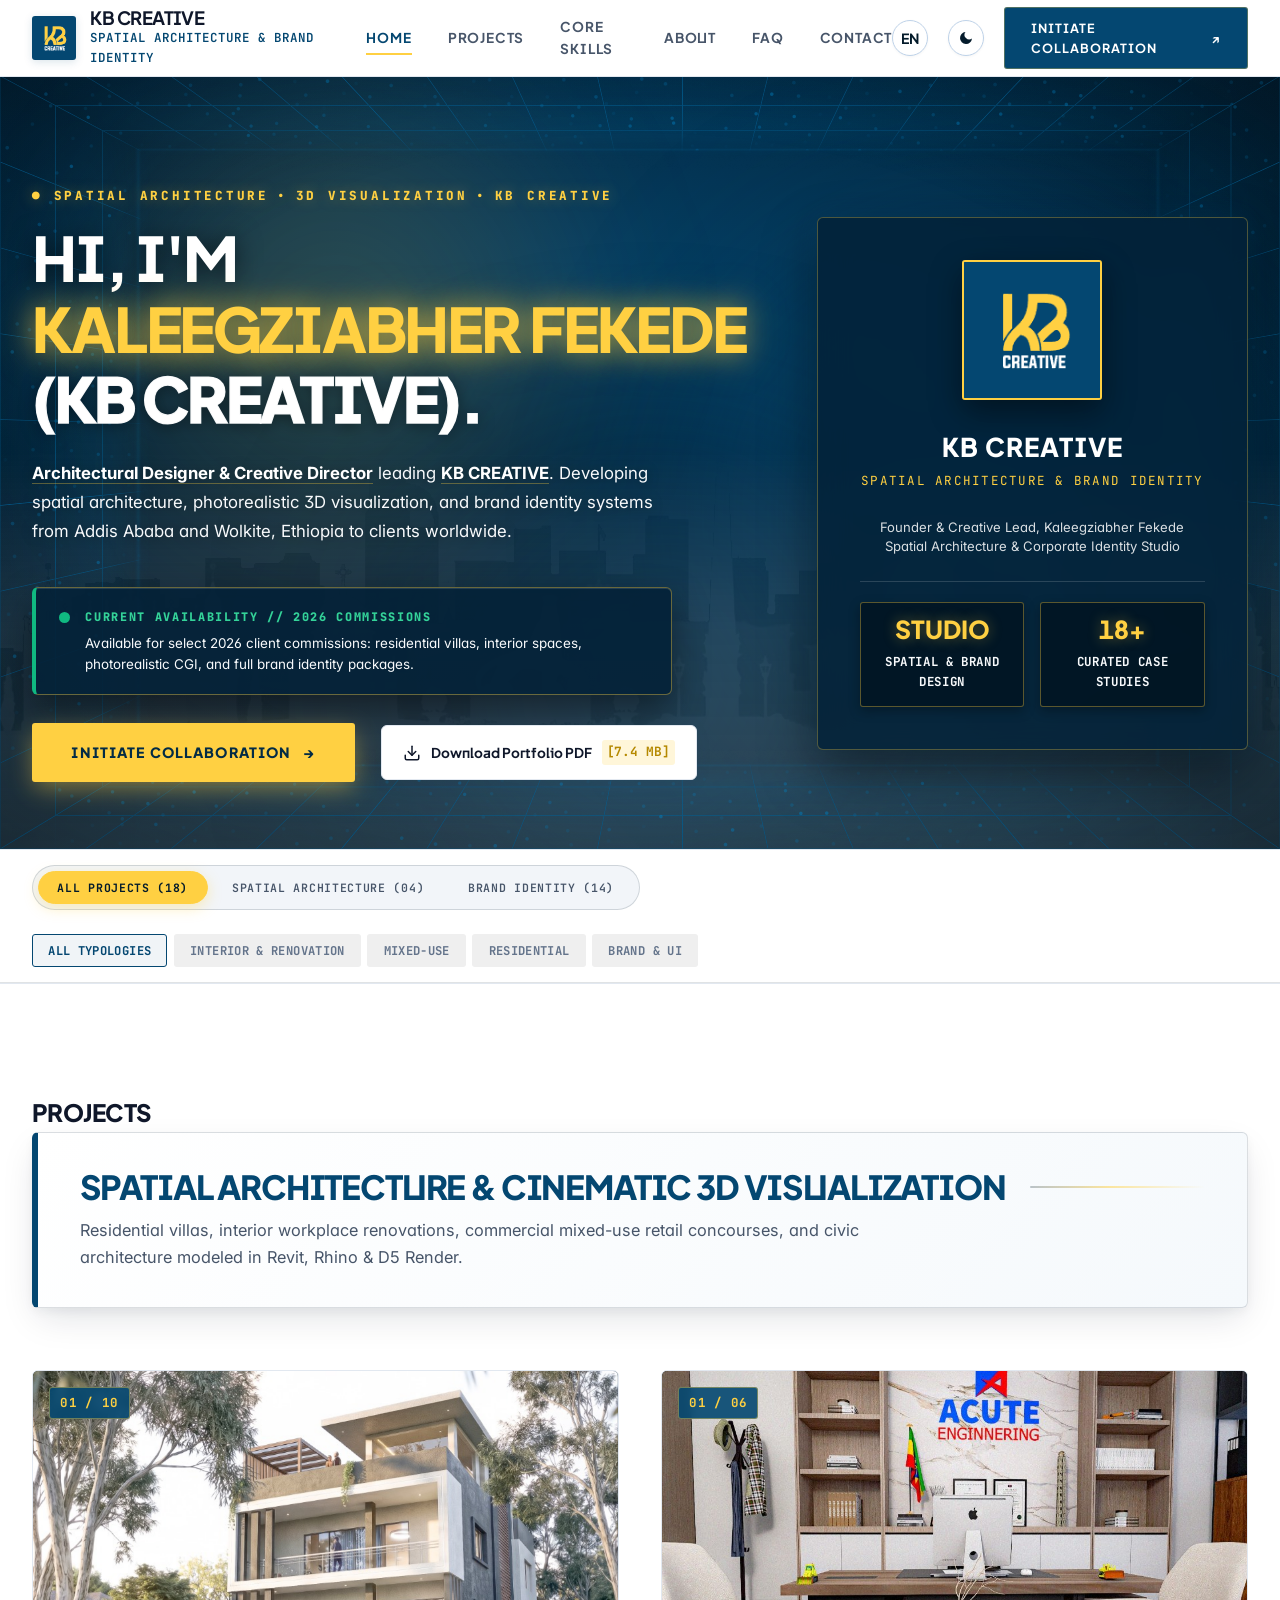
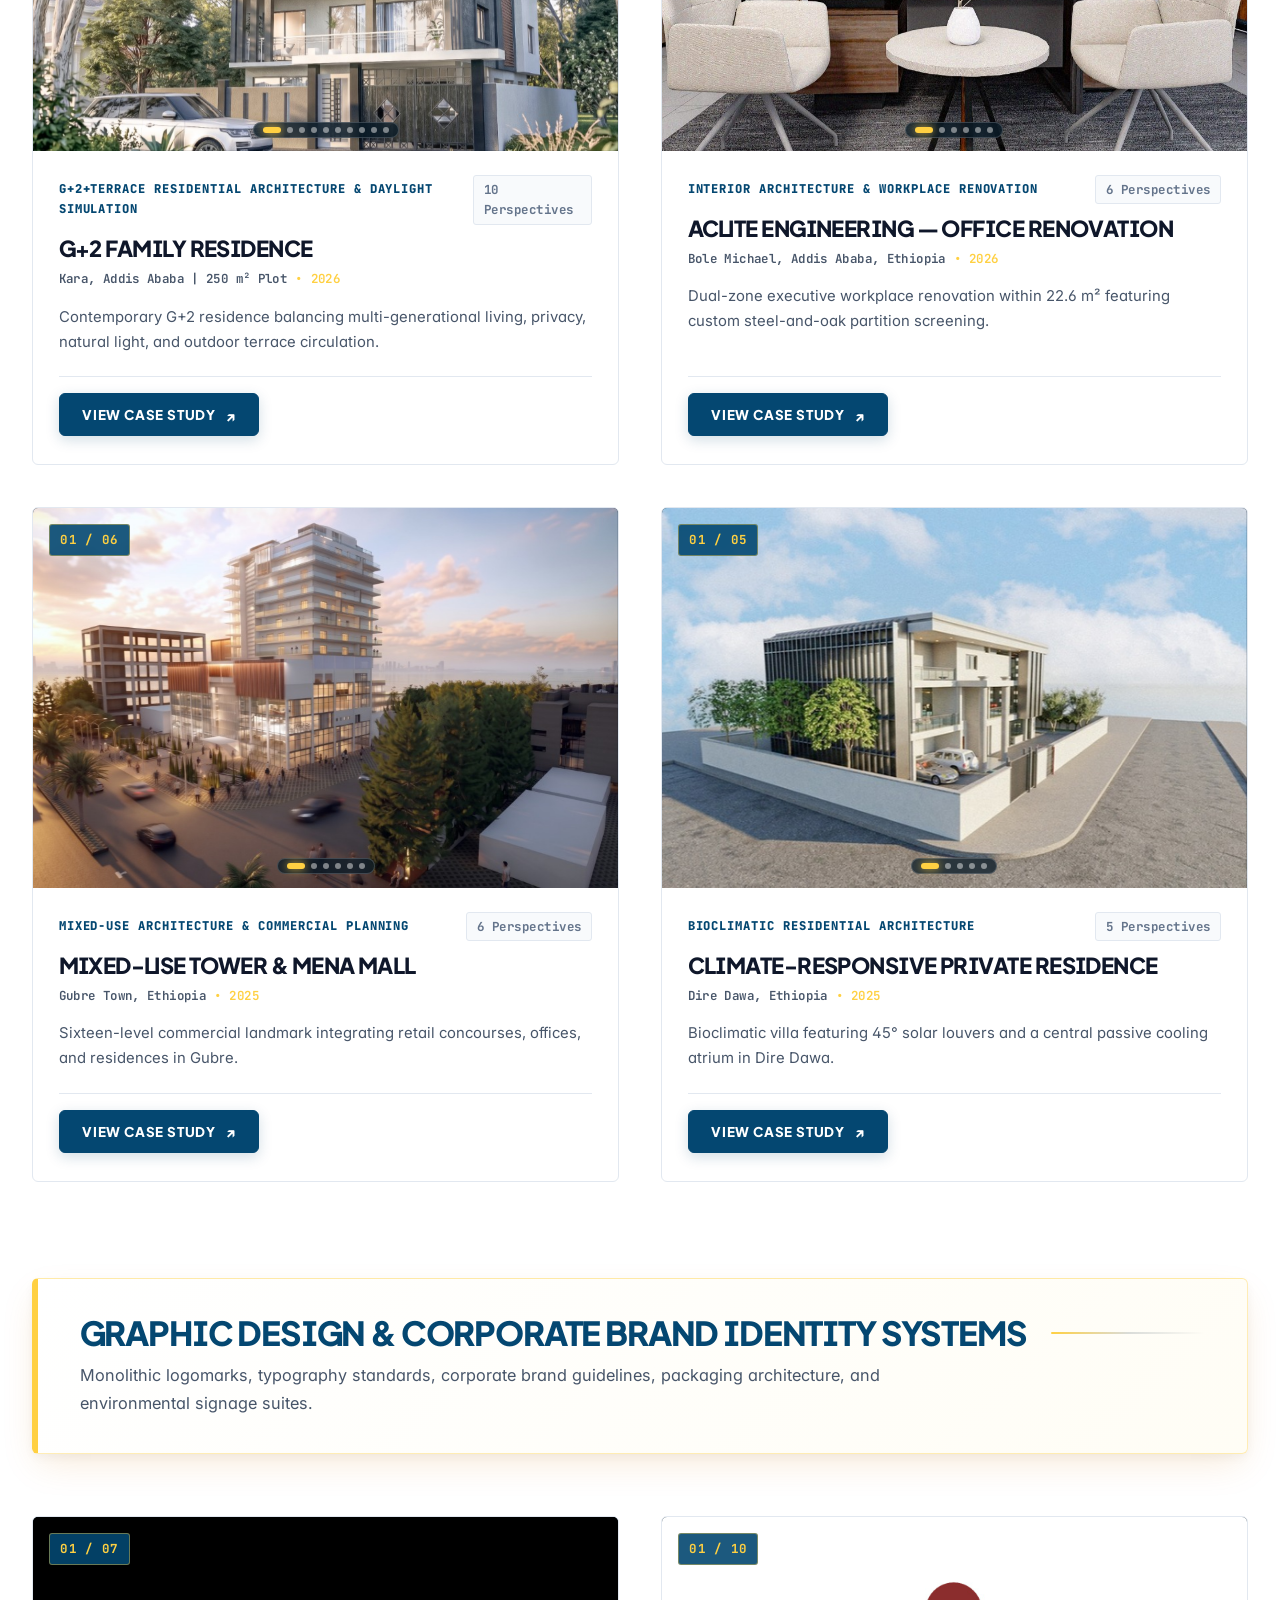
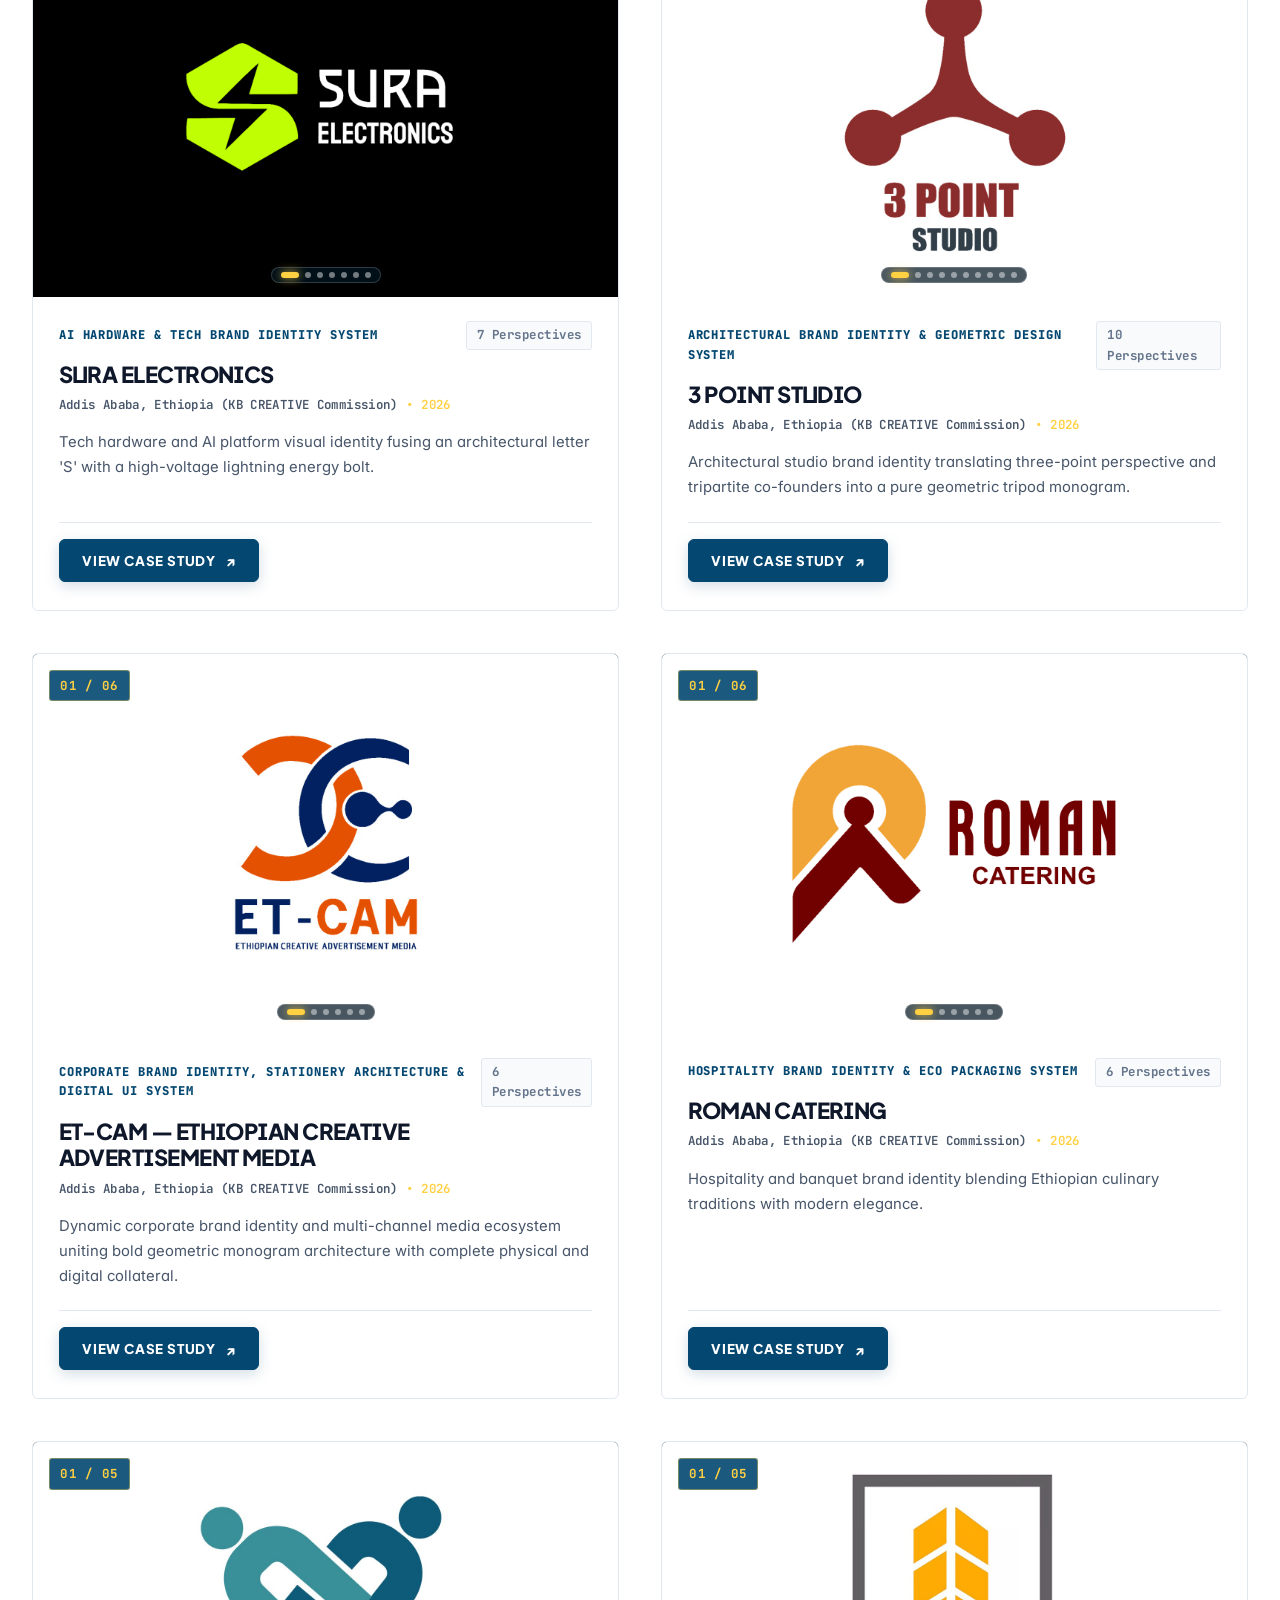
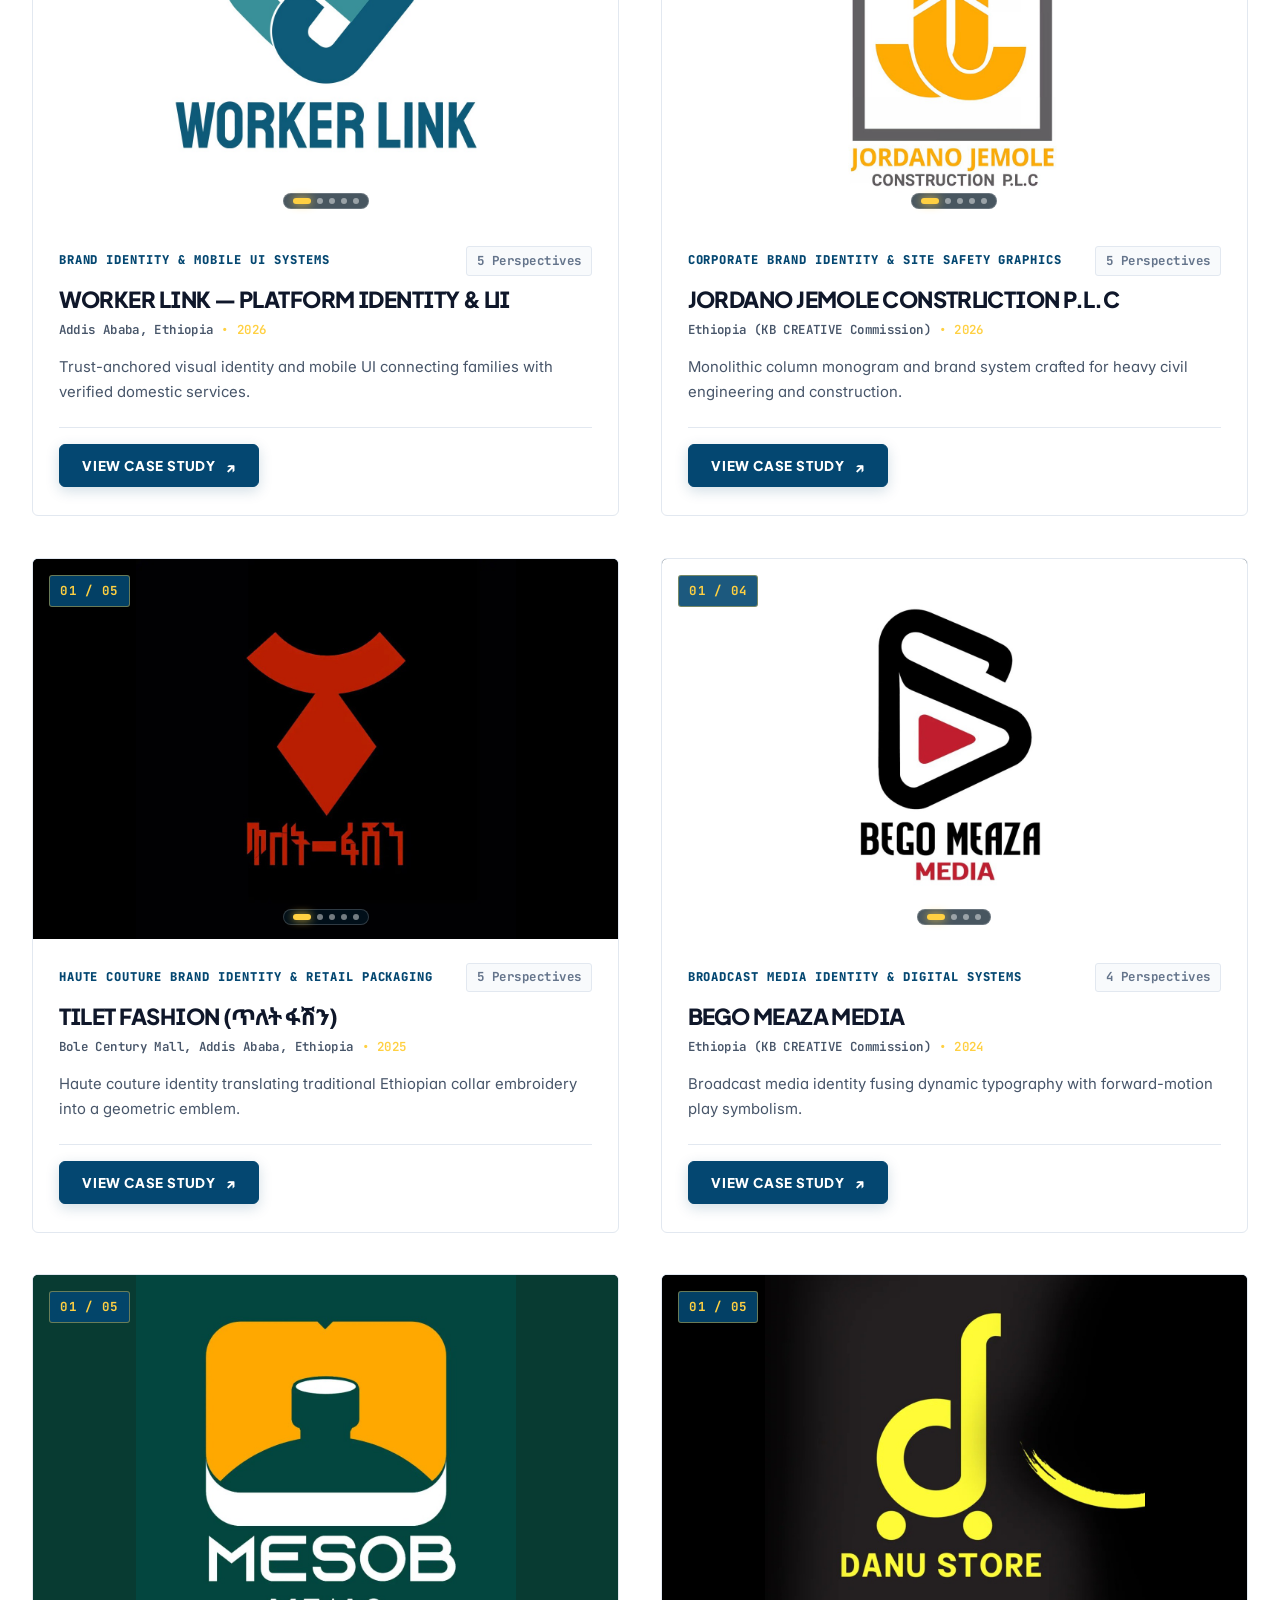
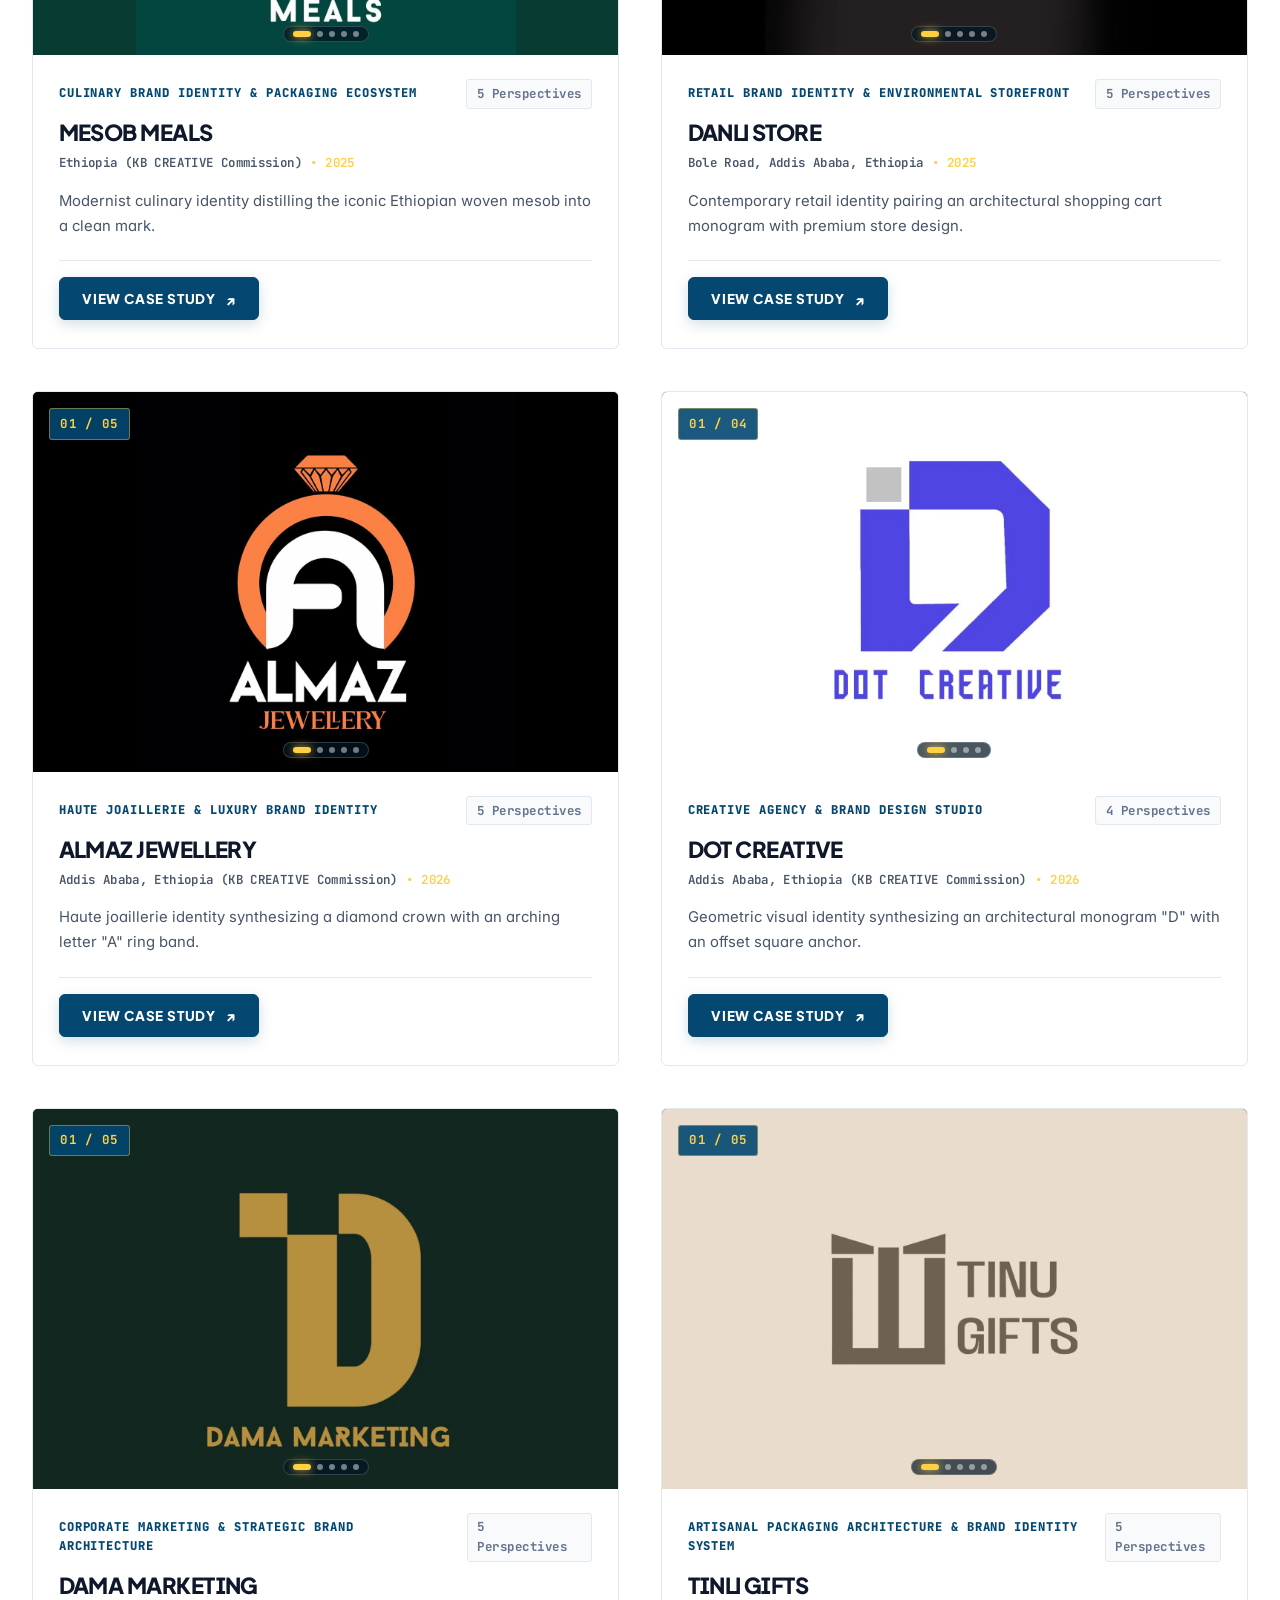
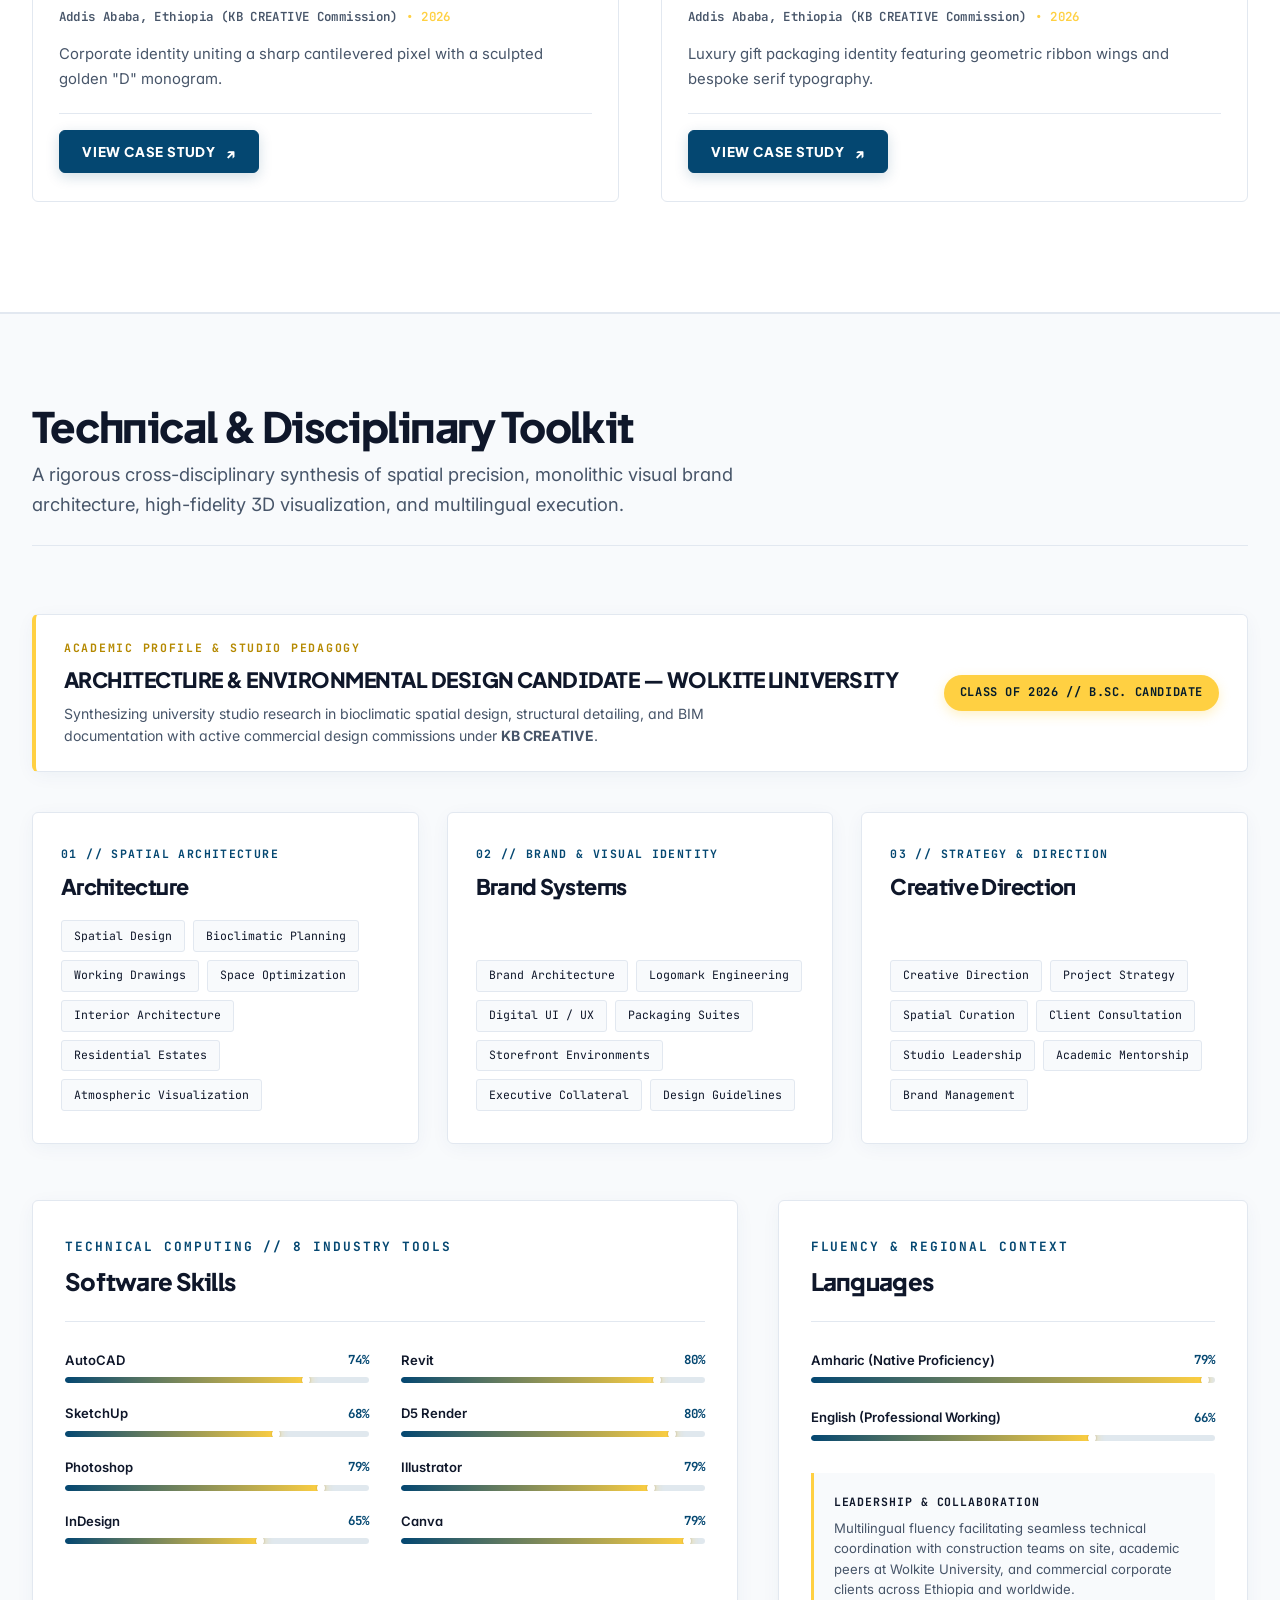
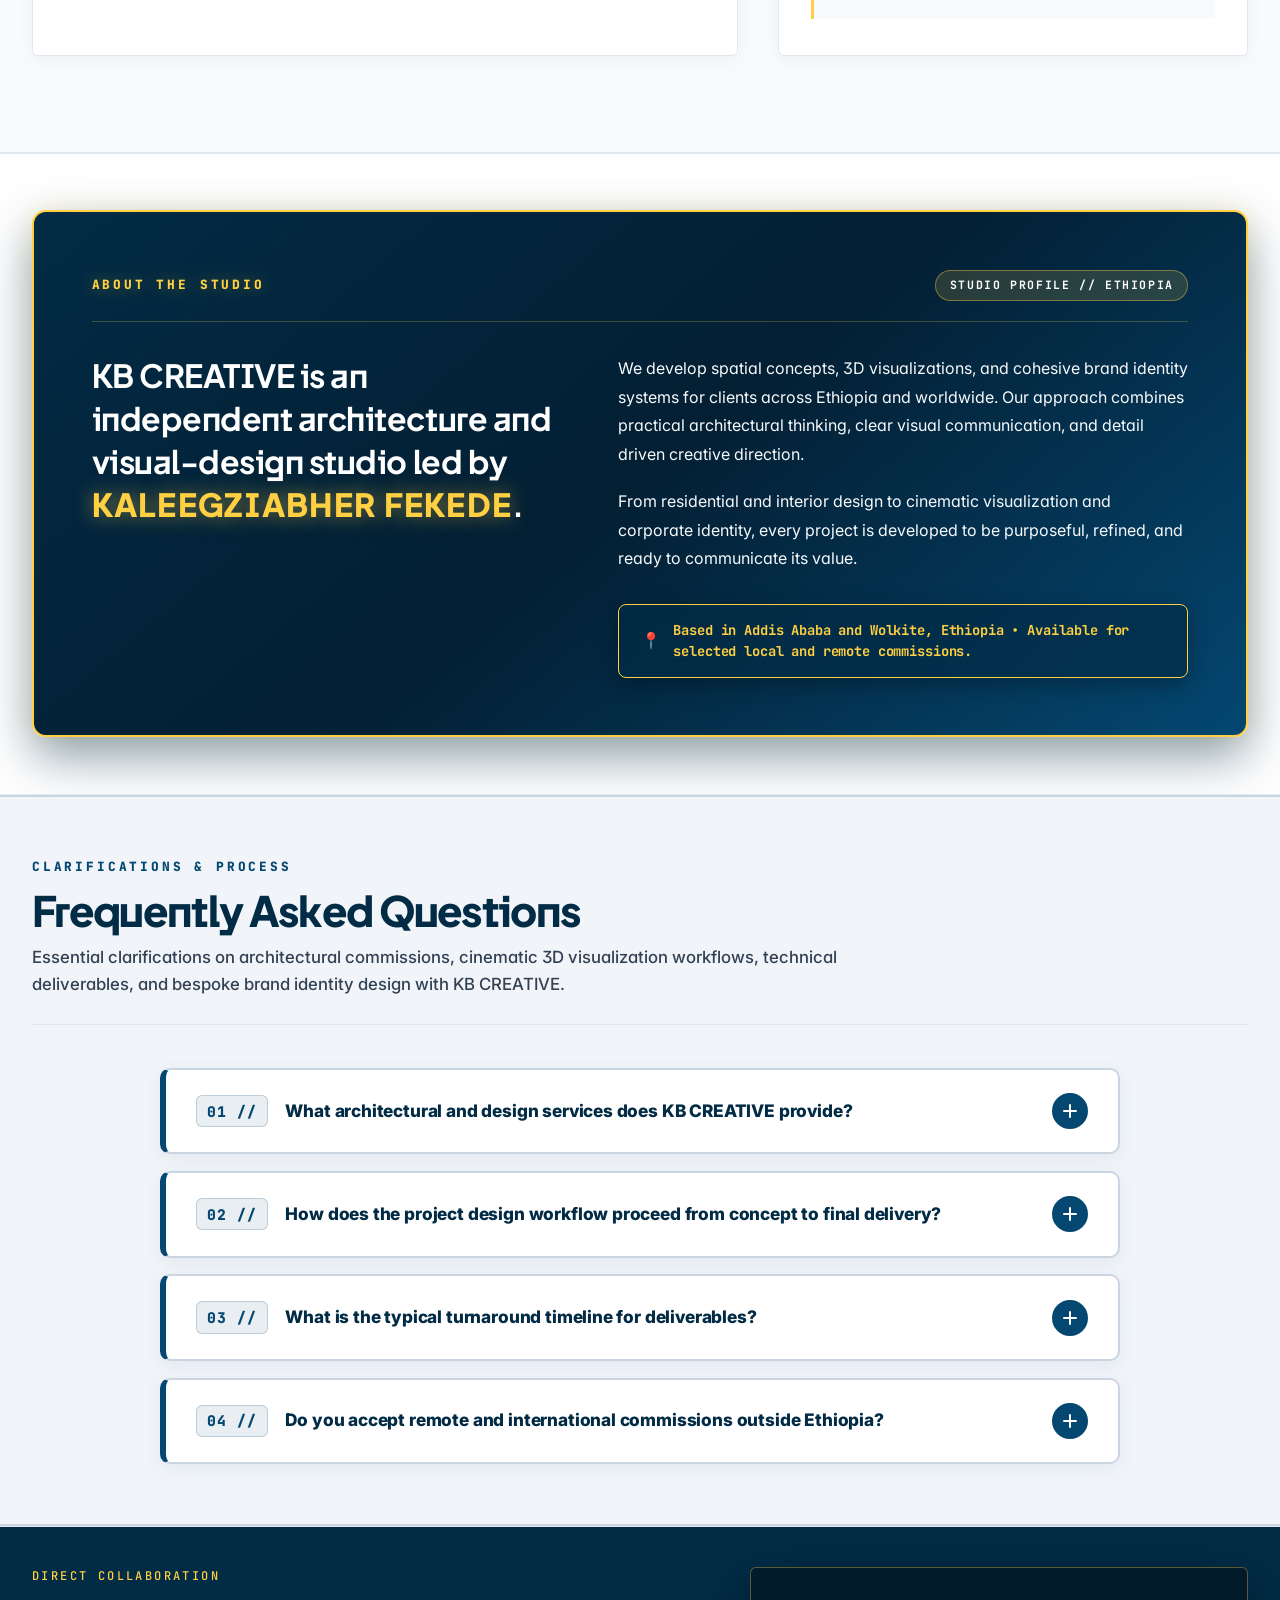
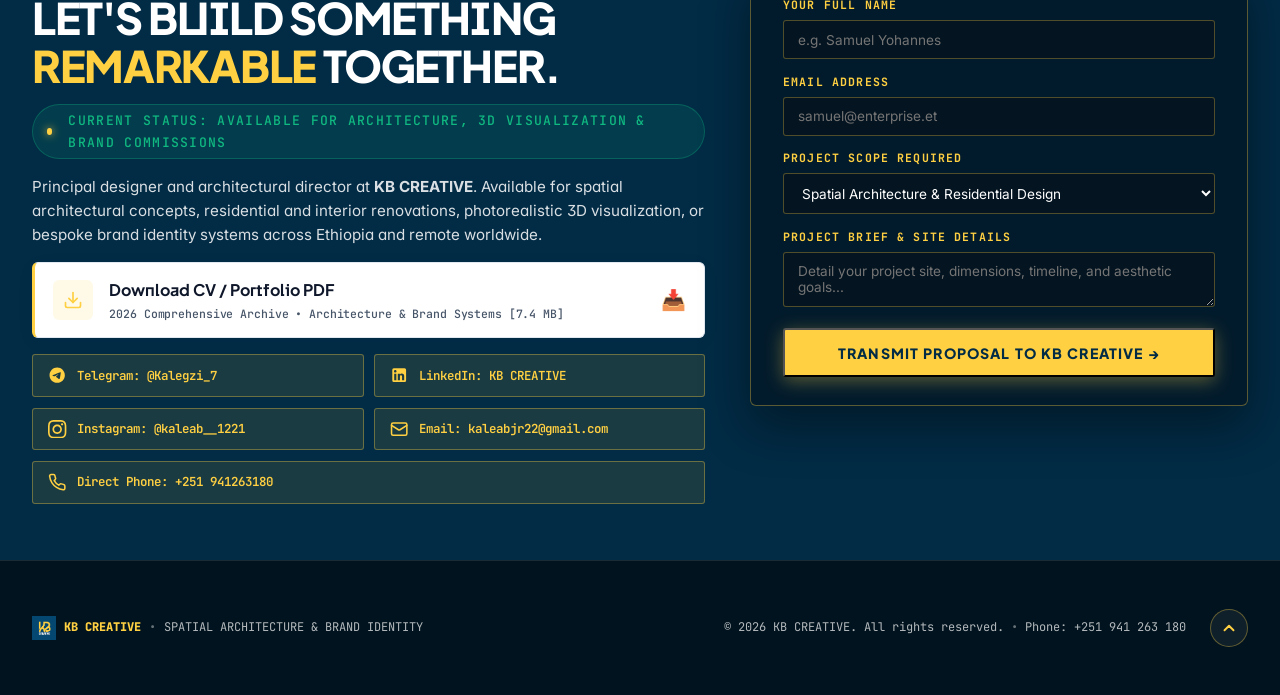
<file: index.html>
<!DOCTYPE html>
<html lang="en" data-theme="light">
<!-- ==========================================================================
     🏢 KALEEGZIABHER FEKEDE — ARCHITECTURAL DESIGNER & CREATIVE DIRECTOR
     🌟 KB CREATIVE STUDIO PORTFOLIO
     Spatial Architecture, 3D Visualization & Brand Identity
     
     🛠️ QUICK CUSTOMIZATION GUIDE FOR KALEEGZIABHER:
     --------------------------------------------------------------------------
     1. PERSONAL & CONTACT DETAILS:
        - Edit lines 32, 42-44, 91-99 for your name, studio, degree, and bio.
        - Edit lines 340-365 for your Telegram, LinkedIn, Instagram, Email, and Phone.
     2. STUDIO LOGO:
        - The logo file is located at "assets/kb-logo.png".
        - You can replace that image file directly, or update the "src" path.
     3. PROJECT IMAGES & SLIDES (ALL PROJECT TYPES):
        - All projects and their multi-view slides are configured in "js/main.js".
        - Open "js/main.js" to edit project titles, renders, dimensions, and descriptions!
     4. CORE SKILLS & SOFTWARE PROFICIENCIES:
        - Edit lines 170-320 to update any skill terms or software percentage values.
     5. THEME & COLORS:
        - Strictly Light & Dark mode (Pure White #FFFFFF vs. Obsidian Navy #041B2B).
     ========================================================================== -->
<head>
  <meta charset="UTF-8">
  <meta name="viewport" content="width=device-width, initial-scale=1.0, viewport-fit=cover">
  <title>KB CREATIVE — Spatial Architecture, 3D Visualization &amp; Brand Systems</title>
  <meta name="description" content="Portfolio of KB CREATIVE — Architectural Designer &amp; Creative Director Kaleegziabher Fekede. Spatial architecture, photorealistic 3D visualization, and brand identity systems based in Addis Ababa and Wolkite, Ethiopia.">
  <meta name="keywords" content="KB CREATIVE, Kaleegziabher Fekede, Architectural Designer, 3D Visualization, Spatial Architecture, Ethiopia Architecture, Revit, D5 Render, Brand Identity, Addis Ababa, Wolkite">
  <meta name="author" content="Kaleegziabher Fekede (KB CREATIVE)">
  <meta name="theme-color" content="#01131E">
  <link rel="canonical" href="https://kaleab1221.github.io/MY-portfolio/">

  <!-- Open Graph / Social Sharing Metadata -->
  <meta property="og:type" content="website">
  <meta property="og:url" content="https://kaleab1221.github.io/MY-portfolio/">
  <meta property="og:title" content="KB CREATIVE — Spatial Architecture, 3D Visualization &amp; Brand Systems">
  <meta property="og:description" content="Portfolio of Kaleegziabher Fekede (KB CREATIVE). Spatial architecture, photorealistic 3D CGI rendering, and monolithic brand identity systems.">
  <meta property="og:image" content="assets/kara-residence-slide-01-day.jpg">
  <meta property="og:site_name" content="KB CREATIVE Studio">
  <meta property="og:locale" content="en_US">

  <!-- Twitter Card Metadata -->
  <meta name="twitter:card" content="summary_large_image">
  <meta name="twitter:url" content="https://kaleab1221.github.io/MY-portfolio/">
  <meta name="twitter:title" content="KB CREATIVE — Spatial Architecture, 3D Visualization &amp; Brand Systems">
  <meta name="twitter:description" content="Portfolio of Kaleegziabher Fekede (KB CREATIVE). Spatial architecture, photorealistic 3D CGI rendering, and monolithic brand identity systems.">
  <meta name="twitter:image" content="assets/kara-residence-slide-01-day.jpg">

  <!-- Structured Data: JSON-LD Schema for ProfessionalService -->
  <script type="application/ld+json">
  {
    "@context": "https://schema.org",
    "@type": "ProfessionalService",
    "name": "KB CREATIVE",
    "image": "assets/kb-logo.png",
    "description": "Spatial Architecture, Photorealistic 3D Visualization, and Brand Identity Systems led by Kaleegziabher Fekede.",
    "founder": {
      "@type": "Person",
      "name": "Kaleegziabher Fekede",
      "jobTitle": "Architectural Designer & Creative Director"
    },
    "address": {
      "@type": "PostalAddress",
      "addressLocality": "Addis Ababa",
      "addressRegion": "Addis Ababa & Wolkite",
      "addressCountry": "ET"
    },
    "telephone": "+251941263180",
    "email": "kaleabjr22@gmail.com",
    "url": "https://kaleab1221.github.io/MY-portfolio/",
    "sameAs": [
      "https://t.me/Kalegzi_7",
      "https://linkedin.com/in/kaleegziabher-fekde",
      "https://instagram.com/kaleab__1221"
    ],
    "areaServed": ["Ethiopia", "Worldwide"],
    "priceRange": "$$"
  }
  </script>

  <!-- Always Scroll to Top on Page Reload & Restore Preferences Pre-Paint -->
  <script>
    if ('scrollRestoration' in history) {
      history.scrollRestoration = 'manual';
    }
    const navEntries = performance.getEntriesByType && performance.getEntriesByType('navigation');
    const isPageReload = (navEntries && navEntries[0] && navEntries[0].type === 'reload') ||
                         (window.performance && window.performance.navigation && window.performance.navigation.type === 1);
    if (isPageReload) {
      if (window.location.hash) {
        history.replaceState(null, document.title, window.location.pathname + window.location.search);
      }
      window.scrollTo(0, 0);
    }
    try {
      var _storedTheme = localStorage.getItem('kb_theme');
      if (_storedTheme === 'dark' || _storedTheme === 'light') {
        document.documentElement.setAttribute('data-theme', _storedTheme);
      }
      var _storedLang = localStorage.getItem('kb_lang');
      if (_storedLang === 'am' || _storedLang === 'en') {
        document.documentElement.lang = _storedLang;
      }
    } catch (e) {}
  </script>

  <!-- Preload Critical Logo Asset to Eliminate Layout Shift & Accelerate Initial Paint -->
  <link rel="preload" as="image" href="assets/kb-logo.png" type="image/png">

  <!-- Zero-FOUT Typography: Direct Synchronous Loading + Full Weight Spectrum (400-800) -->
  <link rel="preconnect" href="https://fonts.googleapis.com">
  <link rel="preconnect" href="https://fonts.gstatic.com" crossorigin>
  <link rel="dns-prefetch" href="https://fonts.googleapis.com">
  <link rel="dns-prefetch" href="https://fonts.gstatic.com">
  <link rel="stylesheet" href="https://fonts.googleapis.com/css2?family=Inter:wght@300;400;500;600;700&family=JetBrains+Mono:wght@400;500;600;700&family=Noto+Sans+Ethiopic:wght@400;500;600;700&family=Plus+Jakarta+Sans:wght@400;500;600;700;800&family=Space+Grotesk:wght@400;500;600;700&display=swap">

  <!-- Core Stylesheet: Pure White Light Mode, Brand Navy (#044771) & Gold (#FFD042), Swiss Modular Grid -->
  <link rel="stylesheet" href="css/styles.css">
</head>
<body>
  <!-- Accessible Skip to Main Content Link -->
  <a href="#main-content" class="skip-to-content-link">Skip to main content</a>

  <!-- Interactive Top Scroll Reading Progress Bar -->
  <div class="interactive-scroll-progress-bar" id="scroll-progress-bar" aria-hidden="true"></div>

  <!-- Interactive Custom Fluid Magnetic Cursor -->
  <div class="interactive-cursor-ring" id="cursor-ring" aria-hidden="true">
    <span class="cursor-badge-text" id="cursor-badge-text"></span>
  </div>
  <div class="interactive-cursor-dot" id="cursor-dot" aria-hidden="true"></div>





  <!-- ========================================================================
       MAIN NAVIGATION HEADER
       ======================================================================== -->
  <header class="main-nav-bar">
    <div class="container nav-layout">
      <!-- Official KB CREATIVE Studio Logo & Typography Block -->
      <a href="#hero" class="brand-identity-wrap" aria-label="KB CREATIVE Home">
        <img src="assets/kb-logo.png" alt="KB CREATIVE Logo" class="kb-logo-header-img" width="38" height="38" decoding="async" fetchpriority="high">
        <div class="brand-text-block">
          <span class="brand-name">KB CREATIVE</span>
          <span class="brand-sub" data-i18n="brand_sub">SPATIAL ARCHITECTURE &amp; BRAND IDENTITY</span>
        </div>
      </a>

      <!-- Desktop Minimalist Menu Navigation Links -->
      <nav aria-label="Main Navigation" class="desktop-nav-wrap">
        <ul class="nav-menu-links">
          <li><a href="#hero" class="nav-item-link"><span data-i18n="nav_home">HOME</span></a></li>
          <li><a href="#work" class="nav-item-link"><span data-i18n="nav_works">PROJECTS</span></a></li>
          <li><a href="#skills" class="nav-item-link"><span data-i18n="nav_skills">CORE SKILLS</span></a></li>
          <li><a href="#about" class="nav-item-link"><span data-i18n="nav_about">ABOUT</span></a></li>
          <li><a href="#faq" class="nav-item-link"><span data-i18n="nav_faq">FAQ</span></a></li>
          <li><a href="#contact" class="nav-item-link"><span data-i18n="nav_contact">CONTACT</span></a></li>
        </ul>
      </nav>

      <!-- Circular Language Toggle (EN / አማ) and Circular Theme Toggle (Moon / Sun) matching User Reference -->
      <div class="nav-controls">
        <!-- Circular Language Button (EN / አማ) -->
        <button class="circle-nav-btn lang-circle-btn" id="lang-toggle-btn" aria-label="Switch Language / ቋንቋ ይቀይሩ" title="Switch Language (EN / አማ)">
          <span class="lang-circle-text" id="lang-circle-text">EN</span>
        </button>

        <!-- Circular Dark / Light Mode Toggle Button (Moon / Sun) -->
        <button class="circle-nav-btn theme-circle-btn" id="theme-toggle-btn" role="switch" aria-checked="false" aria-label="Toggle dark/light mode" title="Switch to Dark Mode">
          <span class="theme-circle-icon icon-moon" aria-hidden="true">
            <svg viewBox="0 0 24 24" width="16" height="16" fill="currentColor">
              <path d="M21 12.79A9 9 0 1 1 11.21 3 7 7 0 0 0 21 12.79z"></path>
            </svg>
          </span>
          <span class="theme-circle-icon icon-sun" aria-hidden="true">
            <svg viewBox="0 0 24 24" width="17" height="17" fill="none" stroke="currentColor" stroke-width="2.2" stroke-linecap="round" stroke-linejoin="round">
              <circle cx="12" cy="12" r="4"></circle>
              <path d="M12 2v2M12 20v2M4.93 4.93l1.41 1.41M17.66 17.66l1.41 1.41M2 12h2M20 12h2M6.34 17.66l-1.41 1.41M19.07 4.93l-1.41 1.41"></path>
            </svg>
          </span>
        </button>

        <a href="https://t.me/Kalegzi_7" target="_blank" rel="noopener" class="inquire-cta-pill desktop-inquire" aria-label="Initiate Collaboration with KB CREATIVE on Telegram">
          <span data-i18n="cta_initiate">Initiate Collaboration</span>
          <span aria-hidden="true">↗</span>
        </a>

        <!-- Clean Mobile Navigation Toggle with clear MENU label -->
        <button class="mobile-nav-toggle-btn" id="mobile-nav-toggle" aria-label="Open mobile navigation menu" aria-expanded="false" aria-controls="mobile-nav-drawer">
          <span class="menu-icon-bars" aria-hidden="true">
            <span class="hamburger-bar"></span>
            <span class="hamburger-bar"></span>
            <span class="hamburger-bar"></span>
          </span>
          <span class="menu-toggle-label font-mono" id="menu-toggle-label" data-i18n="menu_label">MENU</span>
        </button>
      </div>
    </div>

    <!-- Clean Mobile Navigation Drawer Overlay -->
    <div class="mobile-nav-drawer" id="mobile-nav-drawer" aria-hidden="true">
      <div class="mobile-nav-drawer-content">
        <div class="mobile-nav-header">
          <div class="font-mono text-gold mobile-nav-header-title" data-i18n="menu_header">KB CREATIVE // MENU</div>
          <button class="mobile-nav-close-btn" id="mobile-nav-close" aria-label="Close navigation menu">✕</button>
        </div>

        <nav aria-label="Mobile Navigation">
          <ul class="mobile-menu-links">
            <li>
              <a href="#hero" class="mobile-nav-link">
                <span class="mobile-nav-title" data-i18n="nav_home">HOME</span>
                <span class="mobile-nav-arrow" aria-hidden="true">→</span>
              </a>
            </li>
            <li>
              <a href="#work" class="mobile-nav-link">
                <span class="mobile-nav-title" data-i18n="nav_works">PROJECTS</span>
                <span class="mobile-nav-arrow" aria-hidden="true">→</span>
              </a>
            </li>
            <li>
              <a href="#skills" class="mobile-nav-link">
                <span class="mobile-nav-title" data-i18n="nav_skills">CORE SKILLS</span>
                <span class="mobile-nav-arrow" aria-hidden="true">→</span>
              </a>
            </li>
            <li>
              <a href="#about" class="mobile-nav-link">
                <span class="mobile-nav-title" data-i18n="nav_about">ABOUT</span>
                <span class="mobile-nav-arrow" aria-hidden="true">→</span>
              </a>
            </li>
            <li>
              <a href="#faq" class="mobile-nav-link">
                <span class="mobile-nav-title" data-i18n="nav_faq">FAQ</span>
                <span class="mobile-nav-arrow" aria-hidden="true">→</span>
              </a>
            </li>
            <li>
              <a href="#contact" class="mobile-nav-link">
                <span class="mobile-nav-title" data-i18n="nav_contact">CONTACT</span>
                <span class="mobile-nav-arrow" aria-hidden="true">→</span>
              </a>
            </li>
          </ul>
        </nav>

        <div class="mobile-nav-footer">
          <a href="assets/Kaleegziabher_Fekede_Portfolio.pdf" download="KB_CREATIVE_Portfolio.pdf" class="mobile-nav-pdf-btn">
            <svg viewBox="0 0 24 24" fill="none" stroke="currentColor" stroke-width="2" stroke-linecap="round" stroke-linejoin="round" style="width: 16px; height: 16px;" aria-hidden="true">
              <path d="M21 15v4a2 2 0 0 1-2 2H5a2 2 0 0 1-2-2v-4"></path>
              <polyline points="7 10 12 15 17 10"></polyline>
              <line x1="12" y1="15" x2="12" y2="3"></line>
            </svg>
            <span data-i18n="mob_cv_btn">Download CV / Portfolio PDF [7.4 MB]</span>
          </a>

          <a href="https://t.me/Kalegzi_7" target="_blank" rel="noopener" class="mobile-nav-cta-btn">
            <span data-i18n="mob_telegram_cta">Initiate Collaboration (Telegram) ↗</span>
          </a>

          <div class="mobile-nav-footnote font-mono" data-i18n="mob_footnote">
            KB CREATIVE • SPATIAL ARCHITECTURE &amp; BRAND IDENTITY
          </div>
        </div>
      </div>
    </div>
  </header>

  <!-- Accessible Main Landmark Container -->
  <main id="main-content">

  <!-- ========================================================================
       HERO SECTION: Modern Minimalist Architectural Introduction
       ======================================================================== -->
  <section class="hero-minimal-section" id="hero">
    <div class="hero-minimal-bg-art" id="hero-bg-art">
      <!-- React Bits: 3D GridScan WebGL2 Architectural Scanner -->
      <div id="hero-grid-scan" class="grid-scan" aria-hidden="true">
        <canvas id="grid-scan-canvas" class="grid-scan-canvas"></canvas>
      </div>
      <div class="hero-aura-orb hero-aura-orb-1" aria-hidden="true"></div>
      <div class="hero-aura-orb hero-aura-orb-2" aria-hidden="true"></div>
      <div class="hero-aura-orb hero-aura-orb-3" aria-hidden="true"></div>
      <div class="hero-branding-gradient-mesh" id="hero-branding-gradient" aria-hidden="true"></div>
      <div class="hero-ambient-vignette" aria-hidden="true"></div>

      <!-- Addis Ababa Architectural Skyline Horizon Panorama -->
      <div class="hero-skyline-panorama" aria-hidden="true">
        <img src="assets/hero-skyline.png" alt="" class="hero-skyline-graphic" />
      </div>
    </div>

    <div class="container hero-content-grid-minimal">
      <div class="reveal-on-scroll is-revealed">
        <div class="hero-discipline-tag" data-i18n="hero_tag">
          <span>● SPATIAL ARCHITECTURE</span>
          <span>•</span>
          <span>3D VISUALIZATION</span>
          <span>•</span>
          <span>KB CREATIVE</span>
        </div>

        <h1 class="hero-main-title" data-i18n="hero_title">
          Hi, I'm <span class="highlight-yellow">Kaleegziabher Fekede</span>
          <span class="block outline-text">(KB CREATIVE).</span>
        </h1>

        <p class="hero-bio-lead" data-i18n="hero_bio">
          <strong>Architectural Designer &amp; Creative Director</strong> leading <strong>KB CREATIVE</strong>. Developing spatial architecture, photorealistic 3D visualization, and brand identity systems from Addis Ababa and Wolkite, Ethiopia to clients worldwide.
        </p>

        <!-- Availability Statement for Architecture, 3D Visualization & Brand Identity -->
        <div class="hero-availability-statement">
          <div class="availability-status-dot" aria-hidden="true"></div>
          <div class="availability-text-wrap">
            <span class="availability-status-tag font-mono" data-i18n="avail_tag">CURRENT AVAILABILITY // 2026 COMMISSIONS</span>
            <p class="availability-body-text" data-i18n="avail_body">
              Available for select 2026 client commissions: residential villas, interior spaces, photorealistic CGI, and full brand identity packages.
            </p>
          </div>
        </div>

        <!-- Streamlined Action Group with Download Portfolio PDF & Direct Collaborations -->
        <div class="hero-actions-group">
          <a href="#contact" class="btn-primary-hero" aria-label="Initiate Collaboration with KB CREATIVE">
            <span data-i18n="cta_initiate">Initiate Collaboration</span>
            <span class="cta-arrow" aria-hidden="true">→</span>
          </a>

          <a href="assets/Kaleegziabher_Fekede_Portfolio.pdf" download="KB_CREATIVE_Portfolio.pdf" class="btn-secondary-hero-pdf" aria-label="Download Full Portfolio PDF [7.4 MB]">
            <svg class="pdf-download-icon" viewBox="0 0 24 24" fill="none" stroke="currentColor" stroke-width="2" stroke-linecap="round" stroke-linejoin="round" aria-hidden="true">
              <path d="M21 15v4a2 2 0 0 1-2 2H5a2 2 0 0 1-2-2v-4"></path>
              <polyline points="7 10 12 15 17 10"></polyline>
              <line x1="12" y1="15" x2="12" y2="3"></line>
            </svg>
            <span data-i18n="hero_cv">Download Portfolio PDF</span>
            <span class="pdf-tag font-mono">[7.4 MB]</span>
          </a>
        </div>
      </div>

      <!-- Hero Official KB CREATIVE Studio Identity Card -->
      <div class="hero-emblem-card reveal-on-scroll is-revealed" id="hero-emblem-card">
        <div class="hero-emblem-logo-wrap">
          <img src="assets/kb-logo.png" alt="KB CREATIVE Official Logo" class="hero-emblem-logo-img" width="76" height="76" decoding="async">
        </div>
        <div class="hero-emblem-title">KB CREATIVE</div>
        <div class="hero-emblem-subtitle" data-i18n="brand_sub">SPATIAL ARCHITECTURE &amp; BRAND IDENTITY</div>
        <p style="font-size: 0.82rem; color: rgba(255,255,255,0.85); line-height: 1.5; margin-bottom: 1.5rem;">
          Founder &amp; Creative Lead, Kaleegziabher Fekede<br>
          Spatial Architecture &amp; Corporate Identity Studio
        </p>

        <!-- Studio Quick Metrics with Animated Counters -->
        <div class="hero-emblem-stats">
          <div class="emblem-stat-box">
            <div class="emblem-stat-val">STUDIO</div>
            <div class="emblem-stat-label" data-i18n="stat_student">Spatial &amp; Brand Design</div>
          </div>
          <div class="emblem-stat-box">
            <div class="emblem-stat-val" data-counter="18" data-suffix="+">18+</div>
            <div class="emblem-stat-label" data-i18n="stat_studies">Curated Case Studies</div>
          </div>
        </div>
      </div>
    </div>
  </section>

  <!-- ========================================================================
       PRACTICE & TYPOLOGY NAVIGATOR (Sticky Glassmorphic Filter Bar)
       ✏️ NOTE: Clicking these pills filters all 18 projects dynamically with smooth FLIP transitions
       ======================================================================== -->
  <nav class="practice-navigator-bar sticky-filter-bar" aria-label="Practice Categories">
    <div class="container navigator-flex">
      <!-- Primary Practice Filter Pills -->
      <div class="practice-toggle-pills" role="tablist">
        <button class="practice-pill active" data-practice="all" data-i18n="filter_all">All Projects (18)</button>
        <button class="practice-pill" data-practice="architecture" data-i18n="filter_arch">Spatial Architecture (04)</button>
        <button class="practice-pill" data-practice="graphic" data-i18n="filter_brand">Brand Identity (14)</button>
      </div>

      <!-- Sub-Category Typology Filter Pills -->
      <div class="sub-category-pills">
        <button class="sub-pill active" data-sub="all" data-i18n="sub_all">All Typologies</button>
        <button class="sub-pill" data-sub="interior" data-i18n="sub_interior">Interior &amp; Renovation</button>
        <button class="sub-pill" data-sub="mixeduse" data-i18n="sub_mixeduse">Mixed-Use</button>
        <button class="sub-pill" data-sub="residential" data-i18n="sub_residential">Residential</button>
        <button class="sub-pill" data-sub="sports" data-i18n="sub_sports" style="display: none;">Sports &amp; Wellness</button>
        <button class="sub-pill" data-sub="sustainable" data-i18n="sub_sustainable" style="display: none;">Sustainable / Eco</button>
        <button class="sub-pill" data-sub="identity" data-i18n="sub_identity">Brand &amp; UI</button>
      </div>
    </div>
  </nav>

  <!-- ========================================================================
       SECTION 01: SELECTED WORKS (SWISS MODULAR GRID & BIG.DK HOVER EFFECT)
       ✏️ HOW TO EDIT PROJECTS:
       - Open "js/main.js" -> edit the "KB_PROJECTS" array.
       - Each project contains 5 multi-view slides with captions, high-res images,
         and a dedicated "sizeContext" dimension chip that displays on hover!
       ======================================================================== -->
  <section class="projects-gallery-section" id="work">
    <div class="container">
      <h2 class="sr-only" data-i18n="nav_works">Selected Projects &amp; Portfolio</h2>
      
      <!-- Swiss Modular Projects Grid Container (Populated dynamically by js/main.js) -->
      <div class="big-projects-grid" id="big-projects-container">
<!-- DISCIPLINE TITLE SECTION: ARCHITECTURAL WORKS -->
        <div class="discipline-section-divider grid-col-full divider-arch" id="arch-works-section">
          <div class="discipline-divider-content">
            <div class="discipline-title-row">
              <h3 class="discipline-title-heading">Spatial Architecture &amp; Cinematic 3D Visualization</h3>
              <span class="discipline-title-hairline" aria-hidden="true"></span>
            </div>
            <p class="discipline-desc-lead">Residential villas, interior workplace renovations, commercial mixed-use retail concourses, and civic architecture modeled in Revit, Rhino &amp; D5 Render.</p>
          </div>
        </div>
        
        <!-- SIMPLIFIED PROJECT CARD: [MOD-01] -->
        <article class="big-project-card simplified-project-card" data-id="kara-g2-family-residence" id="card-kara-g2-family-residence" onmouseenter="startCardAutoSlide('kara-g2-family-residence')" onmouseleave="stopCardAutoSlide('kara-g2-family-residence')">
          <!-- 3D Specular Glare Overlay -->
          <div class="card-glare-overlay"></div>

          <!-- Media Carousel with Exposed Multi-Slide Controls -->
          <div class="carousel-media-wrap" onclick="openCaseStudy('kara-g2-family-residence')" title="Click to open case study">
            <img src="assets/kara-residence-slide-01-day.jpg" alt="G+2 Family Residence" class="carousel-slide-img" id="img-kara-g2-family-residence" loading="lazy" decoding="async" style="">

            <!-- Slide Counter Badge (01 / 10) -->
            <span class="slide-counter-badge font-mono" id="counter-kara-g2-family-residence">01 / 10</span>

            <!-- In-Card Slide Navigation Arrows -->
            <button type="button" class="slide-arrow-btn slide-arrow-prev" onclick="changeSlide(event, 'kara-g2-family-residence', -1)" aria-label="Previous view">‹</button>
            <button type="button" class="slide-arrow-btn slide-arrow-next" onclick="changeSlide(event, 'kara-g2-family-residence', 1)" aria-label="Next view">›</button>

            <!-- Slide Indicator Dots -->
            <div class="slide-dots-indicator" onclick="event.stopPropagation()">
              <span class="slide-dot active" onclick="goToSlide(event, 'kara-g2-family-residence', 0)" title="View 1"></span>
              <span class="slide-dot" onclick="goToSlide(event, 'kara-g2-family-residence', 1)" title="View 2"></span>
              <span class="slide-dot" onclick="goToSlide(event, 'kara-g2-family-residence', 2)" title="View 3"></span>
              <span class="slide-dot" onclick="goToSlide(event, 'kara-g2-family-residence', 3)" title="View 4"></span>
              <span class="slide-dot" onclick="goToSlide(event, 'kara-g2-family-residence', 4)" title="View 5"></span>
              <span class="slide-dot" onclick="goToSlide(event, 'kara-g2-family-residence', 5)" title="View 6"></span>
              <span class="slide-dot" onclick="goToSlide(event, 'kara-g2-family-residence', 6)" title="View 7"></span>
              <span class="slide-dot" onclick="goToSlide(event, 'kara-g2-family-residence', 7)" title="View 8"></span>
              <span class="slide-dot" onclick="goToSlide(event, 'kara-g2-family-residence', 8)" title="View 9"></span>
              <span class="slide-dot" onclick="goToSlide(event, 'kara-g2-family-residence', 9)" title="View 10"></span>
            </div>
          </div>
          
          <!-- Simplified Card Body -->
          <div class="simplified-card-body">
            <div class="card-service-row">
              <span class="card-service-tag font-mono">G+2+Terrace Residential Architecture & Daylight Simulation</span>
              <span class="card-perspectives-pill font-mono">10 Perspectives</span>
            </div>

            <h3 class="simplified-card-title" onclick="openCaseStudy('kara-g2-family-residence')">G+2 Family Residence</h3>

            <div class="simplified-card-meta font-mono">
              <span class="card-meta-location">Kara, Addis Ababa | 250 m² Plot</span>
              <span class="text-gold">•</span>
              <span class="card-meta-year text-gold">2026</span>
            </div>

            <p class="simplified-card-summary">Contemporary G+2 residence balancing multi-generational living, privacy, natural light, and outdoor terrace circulation.</p>

            <div class="simplified-card-action">
              <button type="button" class="btn-card-view-case-study" onclick="openCaseStudy('kara-g2-family-residence', this)" aria-label="View Case Study for G+2 Family Residence">
                <span>View Case Study</span>
                <span class="case-study-arrow" aria-hidden="true">↗</span>
              </button>
            </div>
          </div>
        </article>
        
        <!-- SIMPLIFIED PROJECT CARD: [MOD-02] -->
        <article class="big-project-card simplified-project-card" data-id="acute-engineering-office-renovation" id="card-acute-engineering-office-renovation" onmouseenter="startCardAutoSlide('acute-engineering-office-renovation')" onmouseleave="stopCardAutoSlide('acute-engineering-office-renovation')">
          <!-- 3D Specular Glare Overlay -->
          <div class="card-glare-overlay"></div>

          <!-- Media Carousel with Exposed Multi-Slide Controls -->
          <div class="carousel-media-wrap" onclick="openCaseStudy('acute-engineering-office-renovation')" title="Click to open case study">
            <img src="assets/office-slide-01-elevation.jpg" alt="Acute Engineering — Office Renovation" class="carousel-slide-img" id="img-acute-engineering-office-renovation" loading="lazy" decoding="async" style="">

            <!-- Slide Counter Badge (01 / 05) -->
            <span class="slide-counter-badge font-mono" id="counter-acute-engineering-office-renovation">01 / 06</span>

            <!-- In-Card Slide Navigation Arrows -->
            <button type="button" class="slide-arrow-btn slide-arrow-prev" onclick="changeSlide(event, 'acute-engineering-office-renovation', -1)" aria-label="Previous view">‹</button>
            <button type="button" class="slide-arrow-btn slide-arrow-next" onclick="changeSlide(event, 'acute-engineering-office-renovation', 1)" aria-label="Next view">›</button>

            <!-- Slide Indicator Dots -->
            <div class="slide-dots-indicator" onclick="event.stopPropagation()">
              
                <span class="slide-dot active" onclick="goToSlide(event, 'acute-engineering-office-renovation', 0)" title="View 1"></span>
              
                <span class="slide-dot " onclick="goToSlide(event, 'acute-engineering-office-renovation', 1)" title="View 2"></span>
              
                <span class="slide-dot " onclick="goToSlide(event, 'acute-engineering-office-renovation', 2)" title="View 3"></span>
              
                <span class="slide-dot " onclick="goToSlide(event, 'acute-engineering-office-renovation', 3)" title="View 4"></span>
              
                <span class="slide-dot " onclick="goToSlide(event, 'acute-engineering-office-renovation', 4)" title="View 5"></span>
              
                <span class="slide-dot " onclick="goToSlide(event, 'acute-engineering-office-renovation', 5)" title="View 6"></span>
              
            </div>
          </div>
          
          <!-- Simplified Card Body -->
          <div class="simplified-card-body">
            <div class="card-service-row">
              <span class="card-service-tag font-mono">Interior Architecture & Workplace Renovation</span>
              <span class="card-perspectives-pill font-mono">6 Perspectives</span>
            </div>

            <h3 class="simplified-card-title" onclick="openCaseStudy('acute-engineering-office-renovation')">Acute Engineering — Office Renovation</h3>

            <div class="simplified-card-meta font-mono">
              <span class="card-meta-location">Bole Michael, Addis Ababa, Ethiopia</span>
              <span class="text-gold">•</span>
              <span class="card-meta-year text-gold">2026</span>
            </div>

            <p class="simplified-card-summary">Dual-zone executive workplace renovation within 22.6 m² featuring custom steel-and-oak partition screening.</p>

            <div class="simplified-card-action">
              <button type="button" class="btn-card-view-case-study" onclick="openCaseStudy('acute-engineering-office-renovation', this)" aria-label="View Case Study for Acute Engineering — Office Renovation">
                <span>View Case Study</span>
                <span class="case-study-arrow" aria-hidden="true">↗</span>
              </button>
            </div>
          </div>
        </article>
        
        <!-- SIMPLIFIED PROJECT CARD: [MOD-03] -->
        <article class="big-project-card simplified-project-card" data-id="mixed-use-tower-gubre" id="card-mixed-use-tower-gubre" onmouseenter="startCardAutoSlide('mixed-use-tower-gubre')" onmouseleave="stopCardAutoSlide('mixed-use-tower-gubre')">
          <!-- 3D Specular Glare Overlay -->
          <div class="card-glare-overlay"></div>

          <!-- Media Carousel with Exposed Multi-Slide Controls -->
          <div class="carousel-media-wrap" onclick="openCaseStudy('mixed-use-tower-gubre')" title="Click to open case study">
            <img src="assets/mixed-use-slide-01-daylight.jpg" alt="Mixed-Use Tower & MENA MALL" class="carousel-slide-img" id="img-mixed-use-tower-gubre" loading="lazy" decoding="async" style="">

            <!-- Slide Counter Badge (01 / 05) -->
            <span class="slide-counter-badge font-mono" id="counter-mixed-use-tower-gubre">01 / 06</span>

            <!-- In-Card Slide Navigation Arrows -->
            <button type="button" class="slide-arrow-btn slide-arrow-prev" onclick="changeSlide(event, 'mixed-use-tower-gubre', -1)" aria-label="Previous view">‹</button>
            <button type="button" class="slide-arrow-btn slide-arrow-next" onclick="changeSlide(event, 'mixed-use-tower-gubre', 1)" aria-label="Next view">›</button>

            <!-- Slide Indicator Dots -->
            <div class="slide-dots-indicator" onclick="event.stopPropagation()">
              
                <span class="slide-dot active" onclick="goToSlide(event, 'mixed-use-tower-gubre', 0)" title="View 1"></span>
              
                <span class="slide-dot " onclick="goToSlide(event, 'mixed-use-tower-gubre', 1)" title="View 2"></span>
              
                <span class="slide-dot " onclick="goToSlide(event, 'mixed-use-tower-gubre', 2)" title="View 3"></span>
              
                <span class="slide-dot " onclick="goToSlide(event, 'mixed-use-tower-gubre', 3)" title="View 4"></span>
              
                <span class="slide-dot " onclick="goToSlide(event, 'mixed-use-tower-gubre', 4)" title="View 5"></span>
              
                <span class="slide-dot " onclick="goToSlide(event, 'mixed-use-tower-gubre', 5)" title="View 6"></span>
              
            </div>
          </div>
          
          <!-- Simplified Card Body -->
          <div class="simplified-card-body">
            <div class="card-service-row">
              <span class="card-service-tag font-mono">Mixed-Use Architecture & Commercial Planning</span>
              <span class="card-perspectives-pill font-mono">6 Perspectives</span>
            </div>

            <h3 class="simplified-card-title" onclick="openCaseStudy('mixed-use-tower-gubre')">Mixed-Use Tower & MENA MALL</h3>

            <div class="simplified-card-meta font-mono">
              <span class="card-meta-location">Gubre Town, Ethiopia</span>
              <span class="text-gold">•</span>
              <span class="card-meta-year text-gold">2025</span>
            </div>

            <p class="simplified-card-summary">Sixteen-level commercial landmark integrating retail concourses, offices, and residences in Gubre.</p>

            <div class="simplified-card-action">
              <button type="button" class="btn-card-view-case-study" onclick="openCaseStudy('mixed-use-tower-gubre', this)" aria-label="View Case Study for Mixed-Use Tower & MENA MALL">
                <span>View Case Study</span>
                <span class="case-study-arrow" aria-hidden="true">↗</span>
              </button>
            </div>
          </div>
        </article>
        
        <!-- SIMPLIFIED PROJECT CARD: [MOD-04] -->
        <article class="big-project-card simplified-project-card" data-id="climate-responsive-residence-diredawa" id="card-climate-responsive-residence-diredawa" onmouseenter="startCardAutoSlide('climate-responsive-residence-diredawa')" onmouseleave="stopCardAutoSlide('climate-responsive-residence-diredawa')">
          <!-- 3D Specular Glare Overlay -->
          <div class="card-glare-overlay"></div>

          <!-- Media Carousel with Exposed Multi-Slide Controls -->
          <div class="carousel-media-wrap" onclick="openCaseStudy('climate-responsive-residence-diredawa')" title="Click to open case study">
            <img src="assets/residence-slide-01-street.jpg" alt="Climate-Responsive Private Residence" class="carousel-slide-img" id="img-climate-responsive-residence-diredawa" loading="lazy" decoding="async" style="">

            <!-- Slide Counter Badge (01 / 05) -->
            <span class="slide-counter-badge font-mono" id="counter-climate-responsive-residence-diredawa">01 / 05</span>

            <!-- In-Card Slide Navigation Arrows -->
            <button type="button" class="slide-arrow-btn slide-arrow-prev" onclick="changeSlide(event, 'climate-responsive-residence-diredawa', -1)" aria-label="Previous view">‹</button>
            <button type="button" class="slide-arrow-btn slide-arrow-next" onclick="changeSlide(event, 'climate-responsive-residence-diredawa', 1)" aria-label="Next view">›</button>

            <!-- Slide Indicator Dots -->
            <div class="slide-dots-indicator" onclick="event.stopPropagation()">
              
                <span class="slide-dot active" onclick="goToSlide(event, 'climate-responsive-residence-diredawa', 0)" title="View 1"></span>
              
                <span class="slide-dot " onclick="goToSlide(event, 'climate-responsive-residence-diredawa', 1)" title="View 2"></span>
              
                <span class="slide-dot " onclick="goToSlide(event, 'climate-responsive-residence-diredawa', 2)" title="View 3"></span>
              
                <span class="slide-dot " onclick="goToSlide(event, 'climate-responsive-residence-diredawa', 3)" title="View 4"></span>
              
                <span class="slide-dot " onclick="goToSlide(event, 'climate-responsive-residence-diredawa', 4)" title="View 5"></span>
              
            </div>
          </div>
          
          <!-- Simplified Card Body -->
          <div class="simplified-card-body">
            <div class="card-service-row">
              <span class="card-service-tag font-mono">Bioclimatic Residential Architecture</span>
              <span class="card-perspectives-pill font-mono">5 Perspectives</span>
            </div>

            <h3 class="simplified-card-title" onclick="openCaseStudy('climate-responsive-residence-diredawa')">Climate-Responsive Private Residence</h3>

            <div class="simplified-card-meta font-mono">
              <span class="card-meta-location">Dire Dawa, Ethiopia</span>
              <span class="text-gold">•</span>
              <span class="card-meta-year text-gold">2025</span>
            </div>

            <p class="simplified-card-summary">Bioclimatic villa featuring 45° solar louvers and a central passive cooling atrium in Dire Dawa.</p>

            <div class="simplified-card-action">
              <button type="button" class="btn-card-view-case-study" onclick="openCaseStudy('climate-responsive-residence-diredawa', this)" aria-label="View Case Study for Climate-Responsive Private Residence">
                <span>View Case Study</span>
                <span class="case-study-arrow" aria-hidden="true">↗</span>
              </button>
            </div>
          </div>
        </article>
        
        <!-- DISCIPLINE TITLE SECTION: GRAPHIC WORKS -->
        <div class="discipline-section-divider grid-col-full divider-graphic" id="graphic-works-section">
          <div class="discipline-divider-content">
            <div class="discipline-title-row">
              <h3 class="discipline-title-heading">Graphic Design &amp; Corporate Brand Identity Systems</h3>
              <span class="discipline-title-hairline" aria-hidden="true"></span>
            </div>
            <p class="discipline-desc-lead">Monolithic logomarks, typography standards, corporate brand guidelines, packaging architecture, and environmental signage suites.</p>
          </div>
        </div>
        
        <!-- SIMPLIFIED PROJECT CARD: [MOD-05] -->
                <!-- SIMPLIFIED PROJECT CARD: [MOD-07] -->
        <article class="big-project-card simplified-project-card" data-id="sura-electronics-brand-identity" id="card-sura-electronics-brand-identity" onmouseenter="startCardAutoSlide('sura-electronics-brand-identity')" onmouseleave="stopCardAutoSlide('sura-electronics-brand-identity')">
          <!-- 3D Specular Glare Overlay -->
          <div class="card-glare-overlay"></div>

          <!-- Media Carousel with Exposed Multi-Slide Controls -->
          <div class="carousel-media-wrap" onclick="openCaseStudy('sura-electronics-brand-identity')" title="Click to open case study">
            <img src="assets/sura-slide-01-logo.png" alt="SURA Electronics" class="carousel-slide-img" id="img-sura-electronics-brand-identity" loading="lazy" decoding="async" style="object-fit: contain; background: #000000;">

            <!-- Slide Counter Badge (01 / 05) -->
            <span class="slide-counter-badge font-mono" id="counter-sura-electronics-brand-identity">01 / 07</span>

            <!-- In-Card Slide Navigation Arrows -->
            <button type="button" class="slide-arrow-btn slide-arrow-prev" onclick="changeSlide(event, 'sura-electronics-brand-identity', -1)" aria-label="Previous view">‹</button>
            <button type="button" class="slide-arrow-btn slide-arrow-next" onclick="changeSlide(event, 'sura-electronics-brand-identity', 1)" aria-label="Next view">›</button>

            <!-- Slide Indicator Dots -->
            <div class="slide-dots-indicator" onclick="event.stopPropagation()">
              <span class="slide-dot active" onclick="goToSlide(event, 'sura-electronics-brand-identity', 0)" title="View 1"></span>
              <span class="slide-dot" onclick="goToSlide(event, 'sura-electronics-brand-identity', 1)" title="View 2"></span>
              <span class="slide-dot" onclick="goToSlide(event, 'sura-electronics-brand-identity', 2)" title="View 3"></span>
              <span class="slide-dot" onclick="goToSlide(event, 'sura-electronics-brand-identity', 3)" title="View 4"></span>
              <span class="slide-dot" onclick="goToSlide(event, 'sura-electronics-brand-identity', 4)" title="View 5"></span>
              <span class="slide-dot" onclick="goToSlide(event, 'sura-electronics-brand-identity', 5)" title="View 6"></span>
              <span class="slide-dot" onclick="goToSlide(event, 'sura-electronics-brand-identity', 6)" title="View 7"></span>
            </div>
          </div>
          
          <!-- Simplified Card Body -->
          <div class="simplified-card-body">
            <div class="card-service-row">
              <span class="card-service-tag font-mono">AI Hardware &amp; Tech Brand Identity System</span>
              <span class="card-perspectives-pill font-mono">7 Perspectives</span>
            </div>

            <h3 class="simplified-card-title" onclick="openCaseStudy('sura-electronics-brand-identity')">SURA Electronics</h3>

            <div class="simplified-card-meta font-mono">
              <span class="card-meta-location">Addis Ababa, Ethiopia (KB CREATIVE Commission)</span>
              <span class="text-gold">•</span>
              <span class="card-meta-year text-gold">2026</span>
            </div>

            <p class="simplified-card-summary">Tech hardware and AI platform visual identity fusing an architectural letter 'S' with a high-voltage lightning energy bolt.</p>

            <div class="simplified-card-action">
              <button type="button" class="btn-card-view-case-study" onclick="openCaseStudy('sura-electronics-brand-identity', this)" aria-label="View Case Study for SURA Electronics">
                <span>View Case Study</span>
                <span class="case-study-arrow" aria-hidden="true">↗</span>
              </button>
            </div>
          </div>
        </article>
        
        <article class="big-project-card simplified-project-card" data-id="threepoint-studio-brand-identity" id="card-threepoint-studio-brand-identity" onmouseenter="startCardAutoSlide('threepoint-studio-brand-identity')" onmouseleave="stopCardAutoSlide('threepoint-studio-brand-identity')">
          <!-- 3D Specular Glare Overlay -->
          <div class="card-glare-overlay"></div>

          <!-- Media Carousel with Exposed Multi-Slide Controls -->
          <div class="carousel-media-wrap" onclick="openCaseStudy('threepoint-studio-brand-identity')" title="Click to open case study">
            <img src="assets/threepoint-slide-01-logo.jpg" alt="3 Point Studio" class="carousel-slide-img" id="img-threepoint-studio-brand-identity" loading="lazy" decoding="async" style="object-fit: contain; background: #FFFFFF;">

            <!-- Slide Counter Badge (01 / 10) -->
            <span class="slide-counter-badge font-mono" id="counter-threepoint-studio-brand-identity">01 / 10</span>

            <!-- In-Card Slide Navigation Arrows -->
            <button type="button" class="slide-arrow-btn slide-arrow-prev" onclick="changeSlide(event, 'threepoint-studio-brand-identity', -1)" aria-label="Previous view">‹</button>
            <button type="button" class="slide-arrow-btn slide-arrow-next" onclick="changeSlide(event, 'threepoint-studio-brand-identity', 1)" aria-label="Next view">›</button>

            <!-- Slide Indicator Dots -->
            <div class="slide-dots-indicator" onclick="event.stopPropagation()">
              <span class="slide-dot active" onclick="goToSlide(event, 'threepoint-studio-brand-identity', 0)" title="View 1"></span>
              <span class="slide-dot" onclick="goToSlide(event, 'threepoint-studio-brand-identity', 1)" title="View 2"></span>
              <span class="slide-dot" onclick="goToSlide(event, 'threepoint-studio-brand-identity', 2)" title="View 3"></span>
              <span class="slide-dot" onclick="goToSlide(event, 'threepoint-studio-brand-identity', 3)" title="View 4"></span>
              <span class="slide-dot" onclick="goToSlide(event, 'threepoint-studio-brand-identity', 4)" title="View 5"></span>
              <span class="slide-dot" onclick="goToSlide(event, 'threepoint-studio-brand-identity', 5)" title="View 6"></span>
              <span class="slide-dot" onclick="goToSlide(event, 'threepoint-studio-brand-identity', 6)" title="View 7"></span>
              <span class="slide-dot" onclick="goToSlide(event, 'threepoint-studio-brand-identity', 7)" title="View 8"></span>
              <span class="slide-dot" onclick="goToSlide(event, 'threepoint-studio-brand-identity', 8)" title="View 9"></span>
              <span class="slide-dot" onclick="goToSlide(event, 'threepoint-studio-brand-identity', 9)" title="View 10"></span>
            </div>
          </div>
          
          <!-- Simplified Card Body -->
          <div class="simplified-card-body">
            <div class="card-service-row">
              <span class="card-service-tag font-mono">Architectural Brand Identity &amp; Geometric Design System</span>
              <span class="card-perspectives-pill font-mono">10 Perspectives</span>
            </div>

            <h3 class="simplified-card-title" onclick="openCaseStudy('threepoint-studio-brand-identity')">3 Point Studio</h3>

            <div class="simplified-card-meta font-mono">
              <span class="card-meta-location">Addis Ababa, Ethiopia (KB CREATIVE Commission)</span>
              <span class="text-gold">•</span>
              <span class="card-meta-year text-gold">2026</span>
            </div>

            <p class="simplified-card-summary">Architectural studio brand identity translating three-point perspective and tripartite co-founders into a pure geometric tripod monogram.</p>

            <div class="simplified-card-action">
              <button type="button" class="btn-card-view-case-study" onclick="openCaseStudy('threepoint-studio-brand-identity', this)" aria-label="View Case Study for 3 Point Studio">
                <span>View Case Study</span>
                <span class="case-study-arrow" aria-hidden="true">↗</span>
              </button>
            </div>
          </div>
        </article>
        
        <!-- SIMPLIFIED PROJECT CARD: [MOD-06] -->
        <article class="big-project-card simplified-project-card" data-id="etcam-creative-advertisement-media" id="card-etcam-creative-advertisement-media" onmouseenter="startCardAutoSlide('etcam-creative-advertisement-media')" onmouseleave="stopCardAutoSlide('etcam-creative-advertisement-media')">
          <!-- 3D Specular Glare Overlay -->
          <div class="card-glare-overlay"></div>

          <!-- Media Carousel with Exposed Multi-Slide Controls -->
          <div class="carousel-media-wrap" onclick="openCaseStudy('etcam-creative-advertisement-media')" title="Click to open case study">
            <img src="assets/etcam-slide-01-logo.jpg" alt="ET-CAM — Ethiopian Creative Advertisement Media" class="carousel-slide-img" id="img-etcam-creative-advertisement-media" loading="lazy" decoding="async" style="object-fit: contain; background: #FFFFFF;">

            <!-- Slide Counter Badge (01 / 06) -->
            <span class="slide-counter-badge font-mono" id="counter-etcam-creative-advertisement-media">01 / 06</span>

            <!-- In-Card Slide Navigation Arrows -->
            <button type="button" class="slide-arrow-btn slide-arrow-prev" onclick="changeSlide(event, 'etcam-creative-advertisement-media', -1)" aria-label="Previous view">‹</button>
            <button type="button" class="slide-arrow-btn slide-arrow-next" onclick="changeSlide(event, 'etcam-creative-advertisement-media', 1)" aria-label="Next view">›</button>

            <!-- Slide Indicator Dots -->
            <div class="slide-dots-indicator" onclick="event.stopPropagation()">
              <span class="slide-dot active" onclick="goToSlide(event, 'etcam-creative-advertisement-media', 0)" title="View 1"></span>
              <span class="slide-dot" onclick="goToSlide(event, 'etcam-creative-advertisement-media', 1)" title="View 2"></span>
              <span class="slide-dot" onclick="goToSlide(event, 'etcam-creative-advertisement-media', 2)" title="View 3"></span>
              <span class="slide-dot" onclick="goToSlide(event, 'etcam-creative-advertisement-media', 3)" title="View 4"></span>
              <span class="slide-dot" onclick="goToSlide(event, 'etcam-creative-advertisement-media', 4)" title="View 5"></span>
              <span class="slide-dot" onclick="goToSlide(event, 'etcam-creative-advertisement-media', 5)" title="View 6"></span>
            </div>
          </div>
          
          <!-- Simplified Card Body -->
          <div class="simplified-card-body">
            <div class="card-service-row">
              <span class="card-service-tag font-mono">Corporate Brand Identity, Stationery &amp; Digital UI</span>
              <span class="card-perspectives-pill font-mono">6 Perspectives</span>
            </div>

            <h3 class="simplified-card-title" onclick="openCaseStudy('etcam-creative-advertisement-media')">ET-CAM — Ethiopian Creative Advertisement Media</h3>

            <div class="simplified-card-meta font-mono">
              <span class="card-meta-location">Addis Ababa, Ethiopia (KB CREATIVE Commission)</span>
              <span class="text-gold">•</span>
              <span class="card-meta-year text-gold">2026</span>
            </div>

            <p class="simplified-card-summary">Dynamic corporate brand identity and multi-channel media ecosystem uniting bold geometric monogram architecture with complete physical and digital collateral.</p>

            <div class="simplified-card-action">
              <button type="button" class="btn-card-view-case-study" onclick="openCaseStudy('etcam-creative-advertisement-media', this)" aria-label="View Case Study for ET-CAM">
                <span>View Case Study</span>
                <span class="case-study-arrow" aria-hidden="true">↗</span>
              </button>
            </div>
          </div>
        </article>
        
        <!-- SIMPLIFIED PROJECT CARD: [MOD-06] -->
        <article class="big-project-card simplified-project-card" data-id="roman-catering-brand-identity" id="card-roman-catering-brand-identity" onmouseenter="startCardAutoSlide('roman-catering-brand-identity')" onmouseleave="stopCardAutoSlide('roman-catering-brand-identity')">
          <!-- 3D Specular Glare Overlay -->
          <div class="card-glare-overlay"></div>

          <!-- Media Carousel with Exposed Multi-Slide Controls -->
          <div class="carousel-media-wrap" onclick="openCaseStudy('roman-catering-brand-identity')" title="Click to open case study">
            <img src="assets/roman-slide-01-logo.png" alt="Roman Catering" class="carousel-slide-img" id="img-roman-catering-brand-identity" loading="lazy" decoding="async" style="object-fit: contain; background: #FFFFFF;">

            <!-- Slide Counter Badge (01 / 05) -->
            <span class="slide-counter-badge font-mono" id="counter-roman-catering-brand-identity">01 / 06</span>

            <!-- In-Card Slide Navigation Arrows -->
            <button type="button" class="slide-arrow-btn slide-arrow-prev" onclick="changeSlide(event, 'roman-catering-brand-identity', -1)" aria-label="Previous view">‹</button>
            <button type="button" class="slide-arrow-btn slide-arrow-next" onclick="changeSlide(event, 'roman-catering-brand-identity', 1)" aria-label="Next view">›</button>

            <!-- Slide Indicator Dots -->
            <div class="slide-dots-indicator" onclick="event.stopPropagation()">
              
                <span class="slide-dot active" onclick="goToSlide(event, 'roman-catering-brand-identity', 0)" title="View 1"></span>
              
                <span class="slide-dot " onclick="goToSlide(event, 'roman-catering-brand-identity', 1)" title="View 2"></span>
              
                <span class="slide-dot " onclick="goToSlide(event, 'roman-catering-brand-identity', 2)" title="View 3"></span>
              
                <span class="slide-dot " onclick="goToSlide(event, 'roman-catering-brand-identity', 3)" title="View 4"></span>
              
                <span class="slide-dot " onclick="goToSlide(event, 'roman-catering-brand-identity', 4)" title="View 5"></span>
              
                <span class="slide-dot " onclick="goToSlide(event, 'roman-catering-brand-identity', 5)" title="View 6"></span>
              
            </div>
          </div>
          
          <!-- Simplified Card Body -->
          <div class="simplified-card-body">
            <div class="card-service-row">
              <span class="card-service-tag font-mono">Hospitality Brand Identity & Eco Packaging System</span>
              <span class="card-perspectives-pill font-mono">6 Perspectives</span>
            </div>

            <h3 class="simplified-card-title" onclick="openCaseStudy('roman-catering-brand-identity')">Roman Catering</h3>

            <div class="simplified-card-meta font-mono">
              <span class="card-meta-location">Addis Ababa, Ethiopia (KB CREATIVE Commission)</span>
              <span class="text-gold">•</span>
              <span class="card-meta-year text-gold">2026</span>
            </div>

            <p class="simplified-card-summary">Hospitality and banquet brand identity blending Ethiopian culinary traditions with modern elegance.</p>

            <div class="simplified-card-action">
              <button type="button" class="btn-card-view-case-study" onclick="openCaseStudy('roman-catering-brand-identity', this)" aria-label="View Case Study for Roman Catering">
                <span>View Case Study</span>
                <span class="case-study-arrow" aria-hidden="true">↗</span>
              </button>
            </div>
          </div>
        </article>
        
        <!-- SIMPLIFIED PROJECT CARD: [MOD-06] -->
        <article class="big-project-card simplified-project-card" data-id="worker-link-brand-identity" id="card-worker-link-brand-identity" onmouseenter="startCardAutoSlide('worker-link-brand-identity')" onmouseleave="stopCardAutoSlide('worker-link-brand-identity')">
          <!-- 3D Specular Glare Overlay -->
          <div class="card-glare-overlay"></div>

          <!-- Media Carousel with Exposed Multi-Slide Controls -->
          <div class="carousel-media-wrap" onclick="openCaseStudy('worker-link-brand-identity')" title="Click to open case study">
            <img src="assets/workerlink-slide-01-logo.jpg" alt="Worker Link — Platform Identity & UI" class="carousel-slide-img" id="img-worker-link-brand-identity" loading="lazy" decoding="async" style="object-fit: contain; background: #FFFFFF;">

            <!-- Slide Counter Badge (01 / 05) -->
            <span class="slide-counter-badge font-mono" id="counter-worker-link-brand-identity">01 / 05</span>

            <!-- In-Card Slide Navigation Arrows -->
            <button type="button" class="slide-arrow-btn slide-arrow-prev" onclick="changeSlide(event, 'worker-link-brand-identity', -1)" aria-label="Previous view">‹</button>
            <button type="button" class="slide-arrow-btn slide-arrow-next" onclick="changeSlide(event, 'worker-link-brand-identity', 1)" aria-label="Next view">›</button>

            <!-- Slide Indicator Dots -->
            <div class="slide-dots-indicator" onclick="event.stopPropagation()">
              
                <span class="slide-dot active" onclick="goToSlide(event, 'worker-link-brand-identity', 0)" title="View 1"></span>
              
                <span class="slide-dot " onclick="goToSlide(event, 'worker-link-brand-identity', 1)" title="View 2"></span>
              
                <span class="slide-dot " onclick="goToSlide(event, 'worker-link-brand-identity', 2)" title="View 3"></span>
              
                <span class="slide-dot " onclick="goToSlide(event, 'worker-link-brand-identity', 3)" title="View 4"></span>
              
                <span class="slide-dot " onclick="goToSlide(event, 'worker-link-brand-identity', 4)" title="View 5"></span>
              
            </div>
          </div>
          
          <!-- Simplified Card Body -->
          <div class="simplified-card-body">
            <div class="card-service-row">
              <span class="card-service-tag font-mono">Brand Identity & Mobile UI Systems</span>
              <span class="card-perspectives-pill font-mono">5 Perspectives</span>
            </div>

            <h3 class="simplified-card-title" onclick="openCaseStudy('worker-link-brand-identity')">Worker Link — Platform Identity & UI</h3>

            <div class="simplified-card-meta font-mono">
              <span class="card-meta-location">Addis Ababa, Ethiopia</span>
              <span class="text-gold">•</span>
              <span class="card-meta-year text-gold">2026</span>
            </div>

            <p class="simplified-card-summary">Trust-anchored visual identity and mobile UI connecting families with verified domestic services.</p>

            <div class="simplified-card-action">
              <button type="button" class="btn-card-view-case-study" onclick="openCaseStudy('worker-link-brand-identity', this)" aria-label="View Case Study for Worker Link — Platform Identity & UI">
                <span>View Case Study</span>
                <span class="case-study-arrow" aria-hidden="true">↗</span>
              </button>
            </div>
          </div>
        </article>
        
        <!-- SIMPLIFIED PROJECT CARD: [MOD-07] -->
        <article class="big-project-card simplified-project-card" data-id="jordano-jemole-construction-identity" id="card-jordano-jemole-construction-identity" onmouseenter="startCardAutoSlide('jordano-jemole-construction-identity')" onmouseleave="stopCardAutoSlide('jordano-jemole-construction-identity')">
          <!-- 3D Specular Glare Overlay -->
          <div class="card-glare-overlay"></div>

          <!-- Media Carousel with Exposed Multi-Slide Controls -->
          <div class="carousel-media-wrap" onclick="openCaseStudy('jordano-jemole-construction-identity')" title="Click to open case study">
            <img src="assets/jordano-slide-01-logo.jpg" alt="Jordano Jemole Construction P.L.C" class="carousel-slide-img" id="img-jordano-jemole-construction-identity" loading="lazy" decoding="async" style="object-fit: contain; background: #FFFFFF;">

            <!-- Slide Counter Badge (01 / 05) -->
            <span class="slide-counter-badge font-mono" id="counter-jordano-jemole-construction-identity">01 / 05</span>

            <!-- In-Card Slide Navigation Arrows -->
            <button type="button" class="slide-arrow-btn slide-arrow-prev" onclick="changeSlide(event, 'jordano-jemole-construction-identity', -1)" aria-label="Previous view">‹</button>
            <button type="button" class="slide-arrow-btn slide-arrow-next" onclick="changeSlide(event, 'jordano-jemole-construction-identity', 1)" aria-label="Next view">›</button>

            <!-- Slide Indicator Dots -->
            <div class="slide-dots-indicator" onclick="event.stopPropagation()">
              
                <span class="slide-dot active" onclick="goToSlide(event, 'jordano-jemole-construction-identity', 0)" title="View 1"></span>
              
                <span class="slide-dot " onclick="goToSlide(event, 'jordano-jemole-construction-identity', 1)" title="View 2"></span>
              
                <span class="slide-dot " onclick="goToSlide(event, 'jordano-jemole-construction-identity', 2)" title="View 3"></span>
              
                <span class="slide-dot " onclick="goToSlide(event, 'jordano-jemole-construction-identity', 3)" title="View 4"></span>
              
                <span class="slide-dot " onclick="goToSlide(event, 'jordano-jemole-construction-identity', 4)" title="View 5"></span>
              
            </div>
          </div>
          
          <!-- Simplified Card Body -->
          <div class="simplified-card-body">
            <div class="card-service-row">
              <span class="card-service-tag font-mono">Corporate Brand Identity & Site Safety Graphics</span>
              <span class="card-perspectives-pill font-mono">5 Perspectives</span>
            </div>

            <h3 class="simplified-card-title" onclick="openCaseStudy('jordano-jemole-construction-identity')">Jordano Jemole Construction P.L.C</h3>

            <div class="simplified-card-meta font-mono">
              <span class="card-meta-location">Ethiopia (KB CREATIVE Commission)</span>
              <span class="text-gold">•</span>
              <span class="card-meta-year text-gold">2026</span>
            </div>

            <p class="simplified-card-summary">Monolithic column monogram and brand system crafted for heavy civil engineering and construction.</p>

            <div class="simplified-card-action">
              <button type="button" class="btn-card-view-case-study" onclick="openCaseStudy('jordano-jemole-construction-identity', this)" aria-label="View Case Study for Jordano Jemole Construction P.L.C">
                <span>View Case Study</span>
                <span class="case-study-arrow" aria-hidden="true">↗</span>
              </button>
            </div>
          </div>
        </article>
        
        <!-- SIMPLIFIED PROJECT CARD: [MOD-08] -->
        <article class="big-project-card simplified-project-card" data-id="tilet-fashion-brand-identity" id="card-tilet-fashion-brand-identity" onmouseenter="startCardAutoSlide('tilet-fashion-brand-identity')" onmouseleave="stopCardAutoSlide('tilet-fashion-brand-identity')">
          <!-- 3D Specular Glare Overlay -->
          <div class="card-glare-overlay"></div>

          <!-- Media Carousel with Exposed Multi-Slide Controls -->
          <div class="carousel-media-wrap" onclick="openCaseStudy('tilet-fashion-brand-identity')" title="Click to open case study">
            <img src="assets/tilet-slide-01-logo.jpg" alt="Tilet Fashion (ጥለት ፋሽን)" class="carousel-slide-img" id="img-tilet-fashion-brand-identity" loading="lazy" decoding="async" style="object-fit: contain; background: #000000;">

            <!-- Slide Counter Badge (01 / 05) -->
            <span class="slide-counter-badge font-mono" id="counter-tilet-fashion-brand-identity">01 / 05</span>

            <!-- In-Card Slide Navigation Arrows -->
            <button type="button" class="slide-arrow-btn slide-arrow-prev" onclick="changeSlide(event, 'tilet-fashion-brand-identity', -1)" aria-label="Previous view">‹</button>
            <button type="button" class="slide-arrow-btn slide-arrow-next" onclick="changeSlide(event, 'tilet-fashion-brand-identity', 1)" aria-label="Next view">›</button>

            <!-- Slide Indicator Dots -->
            <div class="slide-dots-indicator" onclick="event.stopPropagation()">
              
                <span class="slide-dot active" onclick="goToSlide(event, 'tilet-fashion-brand-identity', 0)" title="View 1"></span>
              
                <span class="slide-dot " onclick="goToSlide(event, 'tilet-fashion-brand-identity', 1)" title="View 2"></span>
              
                <span class="slide-dot " onclick="goToSlide(event, 'tilet-fashion-brand-identity', 2)" title="View 3"></span>
              
                <span class="slide-dot " onclick="goToSlide(event, 'tilet-fashion-brand-identity', 3)" title="View 4"></span>
              
                <span class="slide-dot " onclick="goToSlide(event, 'tilet-fashion-brand-identity', 4)" title="View 5"></span>
              
            </div>
          </div>
          
          <!-- Simplified Card Body -->
          <div class="simplified-card-body">
            <div class="card-service-row">
              <span class="card-service-tag font-mono">Haute Couture Brand Identity & Retail Packaging</span>
              <span class="card-perspectives-pill font-mono">5 Perspectives</span>
            </div>

            <h3 class="simplified-card-title" onclick="openCaseStudy('tilet-fashion-brand-identity')">Tilet Fashion (ጥለት ፋሽን)</h3>

            <div class="simplified-card-meta font-mono">
              <span class="card-meta-location">Bole Century Mall, Addis Ababa, Ethiopia</span>
              <span class="text-gold">•</span>
              <span class="card-meta-year text-gold">2025</span>
            </div>

            <p class="simplified-card-summary">Haute couture identity translating traditional Ethiopian collar embroidery into a geometric emblem.</p>

            <div class="simplified-card-action">
              <button type="button" class="btn-card-view-case-study" onclick="openCaseStudy('tilet-fashion-brand-identity', this)" aria-label="View Case Study for Tilet Fashion (ጥለት ፋሽን)">
                <span>View Case Study</span>
                <span class="case-study-arrow" aria-hidden="true">↗</span>
              </button>
            </div>
          </div>
        </article>
        
        <!-- SIMPLIFIED PROJECT CARD: [MOD-09] -->
        <article class="big-project-card simplified-project-card" data-id="bego-meaza-media-identity" id="card-bego-meaza-media-identity" onmouseenter="startCardAutoSlide('bego-meaza-media-identity')" onmouseleave="stopCardAutoSlide('bego-meaza-media-identity')">
          <!-- 3D Specular Glare Overlay -->
          <div class="card-glare-overlay"></div>

          <!-- Media Carousel with Exposed Multi-Slide Controls -->
          <div class="carousel-media-wrap" onclick="openCaseStudy('bego-meaza-media-identity')" title="Click to open case study">
            <img src="assets/bego-meaza-slide-03.jpg" alt="Bego Meaza Media" class="carousel-slide-img" id="img-bego-meaza-media-identity" loading="lazy" decoding="async" style="object-fit: contain; background: #FFFFFF;">

            <!-- Slide Counter Badge (01 / 05) -->
            <span class="slide-counter-badge font-mono" id="counter-bego-meaza-media-identity">01 / 04</span>

            <!-- In-Card Slide Navigation Arrows -->
            <button type="button" class="slide-arrow-btn slide-arrow-prev" onclick="changeSlide(event, 'bego-meaza-media-identity', -1)" aria-label="Previous view">‹</button>
            <button type="button" class="slide-arrow-btn slide-arrow-next" onclick="changeSlide(event, 'bego-meaza-media-identity', 1)" aria-label="Next view">›</button>

            <!-- Slide Indicator Dots -->
            <div class="slide-dots-indicator" onclick="event.stopPropagation()">
              
                <span class="slide-dot active" onclick="goToSlide(event, 'bego-meaza-media-identity', 0)" title="View 1"></span>
              
                <span class="slide-dot " onclick="goToSlide(event, 'bego-meaza-media-identity', 1)" title="View 2"></span>
              
                <span class="slide-dot " onclick="goToSlide(event, 'bego-meaza-media-identity', 2)" title="View 3"></span>
              
                <span class="slide-dot " onclick="goToSlide(event, 'bego-meaza-media-identity', 3)" title="View 4"></span>
              
            </div>
          </div>
          
          <!-- Simplified Card Body -->
          <div class="simplified-card-body">
            <div class="card-service-row">
              <span class="card-service-tag font-mono">Broadcast Media Identity & Digital Systems</span>
              <span class="card-perspectives-pill font-mono">4 Perspectives</span>
            </div>

            <h3 class="simplified-card-title" onclick="openCaseStudy('bego-meaza-media-identity')">Bego Meaza Media</h3>

            <div class="simplified-card-meta font-mono">
              <span class="card-meta-location">Ethiopia (KB CREATIVE Commission)</span>
              <span class="text-gold">•</span>
              <span class="card-meta-year text-gold">2024</span>
            </div>

            <p class="simplified-card-summary">Broadcast media identity fusing dynamic typography with forward-motion play symbolism.</p>

            <div class="simplified-card-action">
              <button type="button" class="btn-card-view-case-study" onclick="openCaseStudy('bego-meaza-media-identity', this)" aria-label="View Case Study for Bego Meaza Media">
                <span>View Case Study</span>
                <span class="case-study-arrow" aria-hidden="true">↗</span>
              </button>
            </div>
          </div>
        </article>
        
        <!-- SIMPLIFIED PROJECT CARD: [MOD-10] -->
        <article class="big-project-card simplified-project-card" data-id="mesob-meals-brand-identity" id="card-mesob-meals-brand-identity" onmouseenter="startCardAutoSlide('mesob-meals-brand-identity')" onmouseleave="stopCardAutoSlide('mesob-meals-brand-identity')">
          <!-- 3D Specular Glare Overlay -->
          <div class="card-glare-overlay"></div>

          <!-- Media Carousel with Exposed Multi-Slide Controls -->
          <div class="carousel-media-wrap" onclick="openCaseStudy('mesob-meals-brand-identity')" title="Click to open case study">
            <img src="assets/mesob-slide-01-logo.jpg" alt="Mesob Meals" class="carousel-slide-img" id="img-mesob-meals-brand-identity" loading="lazy" decoding="async" style="object-fit: contain; background: #083B32;">

            <!-- Slide Counter Badge (01 / 05) -->
            <span class="slide-counter-badge font-mono" id="counter-mesob-meals-brand-identity">01 / 05</span>

            <!-- In-Card Slide Navigation Arrows -->
            <button type="button" class="slide-arrow-btn slide-arrow-prev" onclick="changeSlide(event, 'mesob-meals-brand-identity', -1)" aria-label="Previous view">‹</button>
            <button type="button" class="slide-arrow-btn slide-arrow-next" onclick="changeSlide(event, 'mesob-meals-brand-identity', 1)" aria-label="Next view">›</button>

            <!-- Slide Indicator Dots -->
            <div class="slide-dots-indicator" onclick="event.stopPropagation()">
              
                <span class="slide-dot active" onclick="goToSlide(event, 'mesob-meals-brand-identity', 0)" title="View 1"></span>
              
                <span class="slide-dot " onclick="goToSlide(event, 'mesob-meals-brand-identity', 1)" title="View 2"></span>
              
                <span class="slide-dot " onclick="goToSlide(event, 'mesob-meals-brand-identity', 2)" title="View 3"></span>
              
                <span class="slide-dot " onclick="goToSlide(event, 'mesob-meals-brand-identity', 3)" title="View 4"></span>
              
                <span class="slide-dot " onclick="goToSlide(event, 'mesob-meals-brand-identity', 4)" title="View 5"></span>
              
            </div>
          </div>
          
          <!-- Simplified Card Body -->
          <div class="simplified-card-body">
            <div class="card-service-row">
              <span class="card-service-tag font-mono">Culinary Brand Identity & Packaging Ecosystem</span>
              <span class="card-perspectives-pill font-mono">5 Perspectives</span>
            </div>

            <h3 class="simplified-card-title" onclick="openCaseStudy('mesob-meals-brand-identity')">Mesob Meals</h3>

            <div class="simplified-card-meta font-mono">
              <span class="card-meta-location">Ethiopia (KB CREATIVE Commission)</span>
              <span class="text-gold">•</span>
              <span class="card-meta-year text-gold">2025</span>
            </div>

            <p class="simplified-card-summary">Modernist culinary identity distilling the iconic Ethiopian woven mesob into a clean mark.</p>

            <div class="simplified-card-action">
              <button type="button" class="btn-card-view-case-study" onclick="openCaseStudy('mesob-meals-brand-identity', this)" aria-label="View Case Study for Mesob Meals">
                <span>View Case Study</span>
                <span class="case-study-arrow" aria-hidden="true">↗</span>
              </button>
            </div>
          </div>
        </article>
        
        <!-- SIMPLIFIED PROJECT CARD: [MOD-11] -->
        <article class="big-project-card simplified-project-card" data-id="danu-store-brand-identity" id="card-danu-store-brand-identity" onmouseenter="startCardAutoSlide('danu-store-brand-identity')" onmouseleave="stopCardAutoSlide('danu-store-brand-identity')">
          <!-- 3D Specular Glare Overlay -->
          <div class="card-glare-overlay"></div>

          <!-- Media Carousel with Exposed Multi-Slide Controls -->
          <div class="carousel-media-wrap" onclick="openCaseStudy('danu-store-brand-identity')" title="Click to open case study">
            <img src="assets/danu-slide-01-logo.jpg" alt="Danu Store" class="carousel-slide-img" id="img-danu-store-brand-identity" loading="lazy" decoding="async" style="object-fit: contain; background: #000000;">

            <!-- Slide Counter Badge (01 / 05) -->
            <span class="slide-counter-badge font-mono" id="counter-danu-store-brand-identity">01 / 05</span>

            <!-- In-Card Slide Navigation Arrows -->
            <button type="button" class="slide-arrow-btn slide-arrow-prev" onclick="changeSlide(event, 'danu-store-brand-identity', -1)" aria-label="Previous view">‹</button>
            <button type="button" class="slide-arrow-btn slide-arrow-next" onclick="changeSlide(event, 'danu-store-brand-identity', 1)" aria-label="Next view">›</button>

            <!-- Slide Indicator Dots -->
            <div class="slide-dots-indicator" onclick="event.stopPropagation()">
              
                <span class="slide-dot active" onclick="goToSlide(event, 'danu-store-brand-identity', 0)" title="View 1"></span>
              
                <span class="slide-dot " onclick="goToSlide(event, 'danu-store-brand-identity', 1)" title="View 2"></span>
              
                <span class="slide-dot " onclick="goToSlide(event, 'danu-store-brand-identity', 2)" title="View 3"></span>
              
                <span class="slide-dot " onclick="goToSlide(event, 'danu-store-brand-identity', 3)" title="View 4"></span>
              
                <span class="slide-dot " onclick="goToSlide(event, 'danu-store-brand-identity', 4)" title="View 5"></span>
              
            </div>
          </div>
          
          <!-- Simplified Card Body -->
          <div class="simplified-card-body">
            <div class="card-service-row">
              <span class="card-service-tag font-mono">Retail Brand Identity & Environmental Storefront</span>
              <span class="card-perspectives-pill font-mono">5 Perspectives</span>
            </div>

            <h3 class="simplified-card-title" onclick="openCaseStudy('danu-store-brand-identity')">Danu Store</h3>

            <div class="simplified-card-meta font-mono">
              <span class="card-meta-location">Bole Road, Addis Ababa, Ethiopia</span>
              <span class="text-gold">•</span>
              <span class="card-meta-year text-gold">2025</span>
            </div>

            <p class="simplified-card-summary">Contemporary retail identity pairing an architectural shopping cart monogram with premium store design.</p>

            <div class="simplified-card-action">
              <button type="button" class="btn-card-view-case-study" onclick="openCaseStudy('danu-store-brand-identity', this)" aria-label="View Case Study for Danu Store">
                <span>View Case Study</span>
                <span class="case-study-arrow" aria-hidden="true">↗</span>
              </button>
            </div>
          </div>
        </article>
        
        <!-- SIMPLIFIED PROJECT CARD: [MOD-12] -->
        <article class="big-project-card simplified-project-card" data-id="almaz-jewellery-brand-identity" id="card-almaz-jewellery-brand-identity" onmouseenter="startCardAutoSlide('almaz-jewellery-brand-identity')" onmouseleave="stopCardAutoSlide('almaz-jewellery-brand-identity')">
          <!-- 3D Specular Glare Overlay -->
          <div class="card-glare-overlay"></div>

          <!-- Media Carousel with Exposed Multi-Slide Controls -->
          <div class="carousel-media-wrap" onclick="openCaseStudy('almaz-jewellery-brand-identity')" title="Click to open case study">
            <img src="assets/almaz-slide-01-logo.jpg" alt="Almaz Jewellery" class="carousel-slide-img" id="img-almaz-jewellery-brand-identity" loading="lazy" decoding="async" style="object-fit: contain; background: #000000;">

            <!-- Slide Counter Badge (01 / 05) -->
            <span class="slide-counter-badge font-mono" id="counter-almaz-jewellery-brand-identity">01 / 05</span>

            <!-- In-Card Slide Navigation Arrows -->
            <button type="button" class="slide-arrow-btn slide-arrow-prev" onclick="changeSlide(event, 'almaz-jewellery-brand-identity', -1)" aria-label="Previous view">‹</button>
            <button type="button" class="slide-arrow-btn slide-arrow-next" onclick="changeSlide(event, 'almaz-jewellery-brand-identity', 1)" aria-label="Next view">›</button>

            <!-- Slide Indicator Dots -->
            <div class="slide-dots-indicator" onclick="event.stopPropagation()">
              
                <span class="slide-dot active" onclick="goToSlide(event, 'almaz-jewellery-brand-identity', 0)" title="View 1"></span>
              
                <span class="slide-dot " onclick="goToSlide(event, 'almaz-jewellery-brand-identity', 1)" title="View 2"></span>
              
                <span class="slide-dot " onclick="goToSlide(event, 'almaz-jewellery-brand-identity', 2)" title="View 3"></span>
              
                <span class="slide-dot " onclick="goToSlide(event, 'almaz-jewellery-brand-identity', 3)" title="View 4"></span>
              
                <span class="slide-dot " onclick="goToSlide(event, 'almaz-jewellery-brand-identity', 4)" title="View 5"></span>
              
            </div>
          </div>
          
          <!-- Simplified Card Body -->
          <div class="simplified-card-body">
            <div class="card-service-row">
              <span class="card-service-tag font-mono">Haute Joaillerie & Luxury Brand Identity</span>
              <span class="card-perspectives-pill font-mono">5 Perspectives</span>
            </div>

            <h3 class="simplified-card-title" onclick="openCaseStudy('almaz-jewellery-brand-identity')">Almaz Jewellery</h3>

            <div class="simplified-card-meta font-mono">
              <span class="card-meta-location">Addis Ababa, Ethiopia (KB CREATIVE Commission)</span>
              <span class="text-gold">•</span>
              <span class="card-meta-year text-gold">2026</span>
            </div>

            <p class="simplified-card-summary">Haute joaillerie identity synthesizing a diamond crown with an arching letter "A" ring band.</p>

            <div class="simplified-card-action">
              <button type="button" class="btn-card-view-case-study" onclick="openCaseStudy('almaz-jewellery-brand-identity', this)" aria-label="View Case Study for Almaz Jewellery">
                <span>View Case Study</span>
                <span class="case-study-arrow" aria-hidden="true">↗</span>
              </button>
            </div>
          </div>
        </article>
        
        <!-- SIMPLIFIED PROJECT CARD: [MOD-13] -->
        <article class="big-project-card simplified-project-card" data-id="dot-creative-agency-identity" id="card-dot-creative-agency-identity" onmouseenter="startCardAutoSlide('dot-creative-agency-identity')" onmouseleave="stopCardAutoSlide('dot-creative-agency-identity')">
          <!-- 3D Specular Glare Overlay -->
          <div class="card-glare-overlay"></div>

          <!-- Media Carousel with Exposed Multi-Slide Controls -->
          <div class="carousel-media-wrap" onclick="openCaseStudy('dot-creative-agency-identity')" title="Click to open case study">
            <img src="assets/dot-slide-01-logo.jpg" alt="DOT CREATIVE" class="carousel-slide-img" id="img-dot-creative-agency-identity" loading="lazy" decoding="async" style="object-fit: contain; background: #FFFFFF;">

            <!-- Slide Counter Badge (01 / 05) -->
            <span class="slide-counter-badge font-mono" id="counter-dot-creative-agency-identity">01 / 04</span>

            <!-- In-Card Slide Navigation Arrows -->
            <button type="button" class="slide-arrow-btn slide-arrow-prev" onclick="changeSlide(event, 'dot-creative-agency-identity', -1)" aria-label="Previous view">‹</button>
            <button type="button" class="slide-arrow-btn slide-arrow-next" onclick="changeSlide(event, 'dot-creative-agency-identity', 1)" aria-label="Next view">›</button>

            <!-- Slide Indicator Dots -->
            <div class="slide-dots-indicator" onclick="event.stopPropagation()">
              
                <span class="slide-dot active" onclick="goToSlide(event, 'dot-creative-agency-identity', 0)" title="View 1"></span>
              
                <span class="slide-dot " onclick="goToSlide(event, 'dot-creative-agency-identity', 1)" title="View 2"></span>
              
                <span class="slide-dot " onclick="goToSlide(event, 'dot-creative-agency-identity', 2)" title="View 3"></span>
              
                <span class="slide-dot " onclick="goToSlide(event, 'dot-creative-agency-identity', 3)" title="View 4"></span>
              
            </div>
          </div>
          
          <!-- Simplified Card Body -->
          <div class="simplified-card-body">
            <div class="card-service-row">
              <span class="card-service-tag font-mono">Creative Agency & Brand Design Studio</span>
              <span class="card-perspectives-pill font-mono">4 Perspectives</span>
            </div>

            <h3 class="simplified-card-title" onclick="openCaseStudy('dot-creative-agency-identity')">DOT CREATIVE</h3>

            <div class="simplified-card-meta font-mono">
              <span class="card-meta-location">Addis Ababa, Ethiopia (KB CREATIVE Commission)</span>
              <span class="text-gold">•</span>
              <span class="card-meta-year text-gold">2026</span>
            </div>

            <p class="simplified-card-summary">Geometric visual identity synthesizing an architectural monogram "D" with an offset square anchor.</p>

            <div class="simplified-card-action">
              <button type="button" class="btn-card-view-case-study" onclick="openCaseStudy('dot-creative-agency-identity', this)" aria-label="View Case Study for DOT CREATIVE">
                <span>View Case Study</span>
                <span class="case-study-arrow" aria-hidden="true">↗</span>
              </button>
            </div>
          </div>
        </article>
        
        <!-- SIMPLIFIED PROJECT CARD: [MOD-14] -->
        <article class="big-project-card simplified-project-card" data-id="dama-marketing-brand-identity" id="card-dama-marketing-brand-identity" onmouseenter="startCardAutoSlide('dama-marketing-brand-identity')" onmouseleave="stopCardAutoSlide('dama-marketing-brand-identity')">
          <!-- 3D Specular Glare Overlay -->
          <div class="card-glare-overlay"></div>

          <!-- Media Carousel with Exposed Multi-Slide Controls -->
          <div class="carousel-media-wrap" onclick="openCaseStudy('dama-marketing-brand-identity')" title="Click to open case study">
            <img src="assets/dama-slide-01-logo.jpg" alt="Dama Marketing" class="carousel-slide-img" id="img-dama-marketing-brand-identity" loading="lazy" decoding="async" style="object-fit: contain; background: #122720;">

            <!-- Slide Counter Badge (01 / 05) -->
            <span class="slide-counter-badge font-mono" id="counter-dama-marketing-brand-identity">01 / 05</span>

            <!-- In-Card Slide Navigation Arrows -->
            <button type="button" class="slide-arrow-btn slide-arrow-prev" onclick="changeSlide(event, 'dama-marketing-brand-identity', -1)" aria-label="Previous view">‹</button>
            <button type="button" class="slide-arrow-btn slide-arrow-next" onclick="changeSlide(event, 'dama-marketing-brand-identity', 1)" aria-label="Next view">›</button>

            <!-- Slide Indicator Dots -->
            <div class="slide-dots-indicator" onclick="event.stopPropagation()">
              
                <span class="slide-dot active" onclick="goToSlide(event, 'dama-marketing-brand-identity', 0)" title="View 1"></span>
              
                <span class="slide-dot " onclick="goToSlide(event, 'dama-marketing-brand-identity', 1)" title="View 2"></span>
              
                <span class="slide-dot " onclick="goToSlide(event, 'dama-marketing-brand-identity', 2)" title="View 3"></span>
              
                <span class="slide-dot " onclick="goToSlide(event, 'dama-marketing-brand-identity', 3)" title="View 4"></span>
              
                <span class="slide-dot " onclick="goToSlide(event, 'dama-marketing-brand-identity', 4)" title="View 5"></span>
              
            </div>
          </div>
          
          <!-- Simplified Card Body -->
          <div class="simplified-card-body">
            <div class="card-service-row">
              <span class="card-service-tag font-mono">Corporate Marketing & Strategic Brand Architecture</span>
              <span class="card-perspectives-pill font-mono">5 Perspectives</span>
            </div>

            <h3 class="simplified-card-title" onclick="openCaseStudy('dama-marketing-brand-identity')">Dama Marketing</h3>

            <div class="simplified-card-meta font-mono">
              <span class="card-meta-location">Addis Ababa, Ethiopia (KB CREATIVE Commission)</span>
              <span class="text-gold">•</span>
              <span class="card-meta-year text-gold">2026</span>
            </div>

            <p class="simplified-card-summary">Corporate identity uniting a sharp cantilevered pixel with a sculpted golden "D" monogram.</p>

            <div class="simplified-card-action">
              <button type="button" class="btn-card-view-case-study" onclick="openCaseStudy('dama-marketing-brand-identity', this)" aria-label="View Case Study for Dama Marketing">
                <span>View Case Study</span>
                <span class="case-study-arrow" aria-hidden="true">↗</span>
              </button>
            </div>
          </div>
        </article>
        
        <!-- SIMPLIFIED PROJECT CARD: [MOD-15] -->
        <article class="big-project-card simplified-project-card" data-id="tinu-gifts-brand-identity" id="card-tinu-gifts-brand-identity" onmouseenter="startCardAutoSlide('tinu-gifts-brand-identity')" onmouseleave="stopCardAutoSlide('tinu-gifts-brand-identity')">
          <!-- 3D Specular Glare Overlay -->
          <div class="card-glare-overlay"></div>

          <!-- Media Carousel with Exposed Multi-Slide Controls -->
          <div class="carousel-media-wrap" onclick="openCaseStudy('tinu-gifts-brand-identity')" title="Click to open case study">
            <img src="assets/tinu-slide-01-logo.jpg" alt="TINU GIFTS" class="carousel-slide-img" id="img-tinu-gifts-brand-identity" loading="lazy" decoding="async" style="object-fit: contain; background: #E9DCCC;">

            <!-- Slide Counter Badge (01 / 05) -->
            <span class="slide-counter-badge font-mono" id="counter-tinu-gifts-brand-identity">01 / 05</span>

            <!-- In-Card Slide Navigation Arrows -->
            <button type="button" class="slide-arrow-btn slide-arrow-prev" onclick="changeSlide(event, 'tinu-gifts-brand-identity', -1)" aria-label="Previous view">‹</button>
            <button type="button" class="slide-arrow-btn slide-arrow-next" onclick="changeSlide(event, 'tinu-gifts-brand-identity', 1)" aria-label="Next view">›</button>

            <!-- Slide Indicator Dots -->
            <div class="slide-dots-indicator" onclick="event.stopPropagation()">
              
                <span class="slide-dot active" onclick="goToSlide(event, 'tinu-gifts-brand-identity', 0)" title="View 1"></span>
              
                <span class="slide-dot " onclick="goToSlide(event, 'tinu-gifts-brand-identity', 1)" title="View 2"></span>
              
                <span class="slide-dot " onclick="goToSlide(event, 'tinu-gifts-brand-identity', 2)" title="View 3"></span>
              
                <span class="slide-dot " onclick="goToSlide(event, 'tinu-gifts-brand-identity', 3)" title="View 4"></span>
              
                <span class="slide-dot " onclick="goToSlide(event, 'tinu-gifts-brand-identity', 4)" title="View 5"></span>
              
            </div>
          </div>
          
          <!-- Simplified Card Body -->
          <div class="simplified-card-body">
            <div class="card-service-row">
              <span class="card-service-tag font-mono">Artisanal Packaging Architecture & Brand Identity System</span>
              <span class="card-perspectives-pill font-mono">5 Perspectives</span>
            </div>

            <h3 class="simplified-card-title" onclick="openCaseStudy('tinu-gifts-brand-identity')">TINU GIFTS</h3>

            <div class="simplified-card-meta font-mono">
              <span class="card-meta-location">Addis Ababa, Ethiopia (KB CREATIVE Commission)</span>
              <span class="text-gold">•</span>
              <span class="card-meta-year text-gold">2026</span>
            </div>

            <p class="simplified-card-summary">Luxury gift packaging identity featuring geometric ribbon wings and bespoke serif typography.</p>

            <div class="simplified-card-action">
              <button type="button" class="btn-card-view-case-study" onclick="openCaseStudy('tinu-gifts-brand-identity', this)" aria-label="View Case Study for TINU GIFTS">
                <span>View Case Study</span>
                <span class="case-study-arrow" aria-hidden="true">↗</span>
              </button>
            </div>
          </div>
        </article>
      </div>
    </div>
  </section>

  <!-- ========================================================================
       SECTION 02: CORE SKILLS & TECHNICAL TOOLKIT (Inspired by Devani Portfolio)
       ✏️ EDIT HERE: Update discipline tags, software proficiency percentages, or languages
       ======================================================================== -->
  <section class="skills-toolkit-section" id="skills">
    <div class="container">
      
      <!-- Section Editorial Header -->
      <div class="section-editorial-header reveal-on-scroll">
        <h2 class="section-editorial-title" data-i18n="skills_title">Technical &amp; Disciplinary Toolkit</h2>
        <p class="section-editorial-desc" data-i18n="skills_desc">
          A rigorous cross-disciplinary synthesis of spatial precision, monolithic visual brand architecture, high-fidelity 3D visualization, and multilingual execution.
        </p>
      </div>

      <!-- Academic Standing & Studio Affiliation Banner -->
      <div class="academic-profile-banner reveal-on-scroll reveal-delay-1">
        <div class="academic-banner-content">
          <div class="academic-banner-tag" data-i18n="academic_tag">ACADEMIC PROFILE &amp; STUDIO PEDAGOGY</div>
          <h3 class="academic-banner-title" data-i18n="academic_title">Architecture &amp; Environmental Design Candidate — Wolkite University</h3>
          <p class="academic-banner-desc" data-i18n="academic_desc">
            Synthesizing university studio research in bioclimatic spatial design, structural detailing, and BIM documentation with active commercial design commissions under <strong>KB CREATIVE</strong>.
          </p>
        </div>
        <div class="academic-banner-badge">
          <span class="academic-year-badge" data-i18n="academic_badge">CLASS OF 2026 // B.SC. CANDIDATE</span>
        </div>
      </div>

      <!-- PART A: 3 Field Disciplines Grid -->
      <div class="skills-disciplines-grid">
        
        <!-- Discipline 1: ARCHITECTURE -->
        <article class="skill-discipline-card">
          <div class="skill-discipline-tag" data-i18n="discipline_arch_tag">01 // SPATIAL ARCHITECTURE</div>
          <h3 class="skill-discipline-title" data-i18n="discipline_arch_title">Architecture</h3>
          <ul class="skill-tags-cloud">
            <li class="skill-tag-pill" data-i18n="skill_arch_1">Spatial Design</li>
            <li class="skill-tag-pill" data-i18n="skill_arch_2">Bioclimatic Planning</li>
            <li class="skill-tag-pill" data-i18n="skill_arch_3">Working Drawings</li>
            <li class="skill-tag-pill" data-i18n="skill_arch_4">Space Optimization</li>
            <li class="skill-tag-pill" data-i18n="skill_arch_5">Interior Architecture</li>
            <li class="skill-tag-pill" data-i18n="skill_arch_6">Residential Estates</li>
            <li class="skill-tag-pill" data-i18n="skill_arch_7">Atmospheric Visualization</li>
          </ul>
        </article>

        <!-- Discipline 2: GRAPHIC DESIGN -->
        <article class="skill-discipline-card">
          <div class="skill-discipline-tag" data-i18n="discipline_brand_tag">02 // BRAND &amp; VISUAL IDENTITY</div>
          <h3 class="skill-discipline-title" data-i18n="discipline_brand_title">Brand Systems</h3>
          <ul class="skill-tags-cloud">
            <li class="skill-tag-pill" data-i18n="skill_brand_1">Brand Architecture</li>
            <li class="skill-tag-pill" data-i18n="skill_brand_2">Logomark Engineering</li>
            <li class="skill-tag-pill" data-i18n="skill_brand_3">Digital UI / UX</li>
            <li class="skill-tag-pill" data-i18n="skill_brand_4">Packaging Suites</li>
            <li class="skill-tag-pill" data-i18n="skill_brand_5">Storefront Environments</li>
            <li class="skill-tag-pill" data-i18n="skill_brand_6">Executive Collateral</li>
            <li class="skill-tag-pill" data-i18n="skill_brand_7">Design Guidelines</li>
          </ul>
        </article>

        <!-- Discipline 3: EDUCATION & LEADERSHIP -->
        <article class="skill-discipline-card">
          <div class="skill-discipline-tag" data-i18n="discipline_strat_tag">03 // STRATEGY &amp; DIRECTION</div>
          <h3 class="skill-discipline-title" data-i18n="discipline_strat_title">Creative Direction</h3>
          <ul class="skill-tags-cloud">
            <li class="skill-tag-pill" data-i18n="skill_lead_1">Creative Direction</li>
            <li class="skill-tag-pill" data-i18n="skill_lead_2">Project Strategy</li>
            <li class="skill-tag-pill" data-i18n="skill_lead_3">Spatial Curation</li>
            <li class="skill-tag-pill" data-i18n="skill_lead_4">Client Consultation</li>
            <li class="skill-tag-pill" data-i18n="skill_lead_5">Studio Leadership</li>
            <li class="skill-tag-pill" data-i18n="skill_lead_6">Academic Mentorship</li>
            <li class="skill-tag-pill" data-i18n="skill_lead_7">Brand Management</li>
          </ul>
        </article>
      </div>

      <!-- PART B: Software Proficiency (8 Tools) & Languages (2 Tongues) with Interactive Progress Bars -->
      <div class="skills-analytics-grid">
        
        <!-- Left Column: Software Skills (8 Items) -->
        <div class="skill-analytics-box">
          <div class="analytics-box-header">
            <div class="analytics-box-tag" data-i18n="skills_software_tag">TECHNICAL COMPUTING // 8 INDUSTRY TOOLS</div>
            <h3 class="analytics-box-title" data-i18n="skills_software_title">Software Skills</h3>
          </div>

          <div class="software-skills-subgrid">
            <!-- AutoCAD: 80% -->
            <div class="skill-progress-row">
              <div class="skill-label-meta">
                <span>AutoCAD</span>
                <span class="skill-percent-number">80%</span>
              </div>
              <div class="skill-progress-track">
                <div class="skill-progress-fill" data-percent="80" style="width: 80%;"></div>
              </div>
            </div>

            <!-- Revit: 85% -->
            <div class="skill-progress-row">
              <div class="skill-label-meta">
                <span>Revit</span>
                <span class="skill-percent-number">85%</span>
              </div>
              <div class="skill-progress-track">
                <div class="skill-progress-fill" data-percent="85" style="width: 85%;"></div>
              </div>
            </div>

            <!-- SketchUp: 70% -->
            <div class="skill-progress-row">
              <div class="skill-label-meta">
                <span>SketchUp</span>
                <span class="skill-percent-number">70%</span>
              </div>
              <div class="skill-progress-track">
                <div class="skill-progress-fill" data-percent="70" style="width: 70%;"></div>
              </div>
            </div>

            <!-- D5 Render: 90% -->
            <div class="skill-progress-row">
              <div class="skill-label-meta">
                <span>D5 Render</span>
                <span class="skill-percent-number">90%</span>
              </div>
              <div class="skill-progress-track">
                <div class="skill-progress-fill" data-percent="90" style="width: 90%;"></div>
              </div>
            </div>

            <!-- Photoshop: 85% -->
            <div class="skill-progress-row">
              <div class="skill-label-meta">
                <span>Photoshop</span>
                <span class="skill-percent-number">85%</span>
              </div>
              <div class="skill-progress-track">
                <div class="skill-progress-fill" data-percent="85" style="width: 85%;"></div>
              </div>
            </div>

            <!-- Illustrator: 83% -->
            <div class="skill-progress-row">
              <div class="skill-label-meta">
                <span>Illustrator</span>
                <span class="skill-percent-number">83%</span>
              </div>
              <div class="skill-progress-track">
                <div class="skill-progress-fill" data-percent="83" style="width: 83%;"></div>
              </div>
            </div>

            <!-- InDesign: 65% -->
            <div class="skill-progress-row">
              <div class="skill-label-meta">
                <span>InDesign</span>
                <span class="skill-percent-number">65%</span>
              </div>
              <div class="skill-progress-track">
                <div class="skill-progress-fill" data-percent="65" style="width: 65%;"></div>
              </div>
            </div>

            <!-- Canva: 95% -->
            <div class="skill-progress-row">
              <div class="skill-label-meta">
                <span>Canva</span>
                <span class="skill-percent-number">95%</span>
              </div>
              <div class="skill-progress-track">
                <div class="skill-progress-fill" data-percent="95" style="width: 95%;"></div>
              </div>
            </div>
          </div>
        </div>

        <!-- Right Column: Languages & Multilingual Capacity -->
        <div class="skill-analytics-box">
          <div class="analytics-box-header">
            <div class="analytics-box-tag" data-i18n="skills_lang_tag">FLUENCY &amp; REGIONAL CONTEXT</div>
            <h3 class="analytics-box-title" data-i18n="skills_lang_title">Languages</h3>
          </div>

          <div class="languages-list-wrap">
            <!-- Amharic: 98% -->
            <div class="skill-progress-row">
              <div class="skill-label-meta">
                <span data-i18n="lang_amharic">Amharic (Native Proficiency)</span>
                <span class="skill-percent-number">98%</span>
              </div>
              <div class="skill-progress-track">
                <div class="skill-progress-fill" data-percent="98" style="width: 98%;"></div>
              </div>
            </div>

            <!-- English: 70% -->
            <div class="skill-progress-row">
              <div class="skill-label-meta">
                <span data-i18n="lang_english">English (Professional Working)</span>
                <span class="skill-percent-number">70%</span>
              </div>
              <div class="skill-progress-track">
                <div class="skill-progress-fill" data-percent="70" style="width: 70%;"></div>
              </div>
            </div>
          </div>

          <!-- Studio Multilingual Communication Note -->
          <div class="multilingual-note-box">
            <div class="multilingual-note-title font-mono" data-i18n="collab_note_title">LEADERSHIP &amp; COLLABORATION</div>
            <p class="multilingual-note-text" data-i18n="collab_note_text">
              Multilingual fluency facilitating seamless technical coordination with construction teams on site, academic peers at Wolkite University, and commercial corporate clients across Ethiopia and worldwide.
            </p>
          </div>
        </div>

      </div>
    </div>
  </section>

  <!-- ========================================================================
       SECTION 03: STUDIO PROFILE & PHILOSOPHY // ABOUT
       ======================================================================== -->
  <section class="studio-about-section" id="about">
    <div class="container">
      <div class="about-card-container reveal-on-scroll">
        <div class="about-card-header">
          <div class="font-mono text-gold about-super-label" data-i18n="about_super">ABOUT THE STUDIO</div>
          <span class="about-card-status font-mono">STUDIO PROFILE // ETHIOPIA</span>
        </div>

        <div class="about-editorial-grid">
          <div class="about-headline-col">
            <h2 class="about-lead-statement" data-i18n="about_lead">
              KB CREATIVE is an independent architecture and visual-design studio led by <span class="highlight-yellow uppercase-name">KALEEGZIABHER FEKEDE</span>.
            </h2>
          </div>

          <div class="about-body-col">
            <p class="about-paragraph" data-i18n="about_p1">
              We develop spatial concepts, 3D visualizations, and cohesive brand identity systems for clients across Ethiopia and worldwide. Our approach combines practical architectural thinking, clear visual communication, and detail driven creative direction.
            </p>
            <p class="about-paragraph" data-i18n="about_p2">
              From residential and interior design to cinematic visualization and corporate identity, every project is developed to be purposeful, refined, and ready to communicate its value.
            </p>
            <div class="about-location-strip font-mono">
              <span class="location-pin" aria-hidden="true">📍</span>
              <span data-i18n="about_location">Based in Addis Ababa and Wolkite, Ethiopia • Available for selected local and remote commissions.</span>
            </div>
          </div>
        </div>
      </div>
    </div>
  </section>

  <!-- ========================================================================
       SECTION: FREQUENTLY ASKED QUESTIONS (FAQ)
       ======================================================================== -->
  <section class="faq-home-section" id="faq">
    <div class="container">
      <div class="section-editorial-header reveal-on-scroll">
        <div class="font-mono text-gold faq-super-label" data-i18n="faq_super">CLARIFICATIONS &amp; PROCESS</div>
        <h2 class="section-editorial-title" data-i18n="faq_title">Frequently Asked Questions</h2>
        <p class="section-editorial-desc" data-i18n="faq_desc">
          Essential clarifications on architectural commissions, cinematic 3D visualization workflows, turnaround timelines, and bespoke brand identity design with KB CREATIVE.
        </p>
      </div>

      <div class="faq-accordion-grid reveal-on-scroll">
        <!-- FAQ Item 1 -->
        <div class="faq-accordion-item" data-faq-index="1">
          <button type="button" class="faq-trigger-btn" aria-expanded="false" aria-controls="faq-ans-1" onclick="toggleFaq(this)">
            <span class="faq-question-text">
              <span class="faq-num font-mono">01 //</span>
              <span data-i18n="faq_q1">What specialized design services does KB CREATIVE provide?</span>
            </span>
            <span class="faq-morph-icon" aria-hidden="true">
              <span class="morph-line-h"></span>
              <span class="morph-line-v"></span>
            </span>
          </button>
          <div class="faq-content-collapse" id="faq-ans-1" role="region">
            <div class="faq-content-inner">
              <p data-i18n="faq_a1">
                We specialize in three integrated disciplines: (1) <strong>Spatial Architecture</strong> for residential villas (such as the Kara G+2 Residence), modern workspaces (Acute Engineering), and commercial mixed-use developments (MENA MALL); (2) <strong>Cinematic 3D Visualization</strong> featuring photorealistic atmospheric daylight simulations, materiality texturing, and BIM documentation in Autodesk Revit &amp; D5 Render; and (3) <strong>Corporate Brand Identity Systems</strong> covering logomarks, typography, and signage design.
              </p>
            </div>
          </div>
        </div>

        <!-- FAQ Item 2 -->
        <div class="faq-accordion-item" data-faq-index="2">
          <button type="button" class="faq-trigger-btn" aria-expanded="false" aria-controls="faq-ans-2" onclick="toggleFaq(this)">
            <span class="faq-question-text">
              <span class="faq-num font-mono">02 //</span>
              <span data-i18n="faq_q2">How does a project proceed from first concept to final delivery?</span>
            </span>
            <span class="faq-morph-icon" aria-hidden="true">
              <span class="morph-line-h"></span>
              <span class="morph-line-v"></span>
            </span>
          </button>
          <div class="faq-content-collapse" id="faq-ans-2" role="region">
            <div class="faq-content-inner">
              <p data-i18n="faq_a2">
                Every project follows an architectural 4-stage methodology: (1) <strong>Brief &amp; Programmatic Analysis</strong>: clarifying requirements, plot dimensions, and solar orientation; (2) <strong>Spatial Massing &amp; Circulation</strong>: structural grid layout and functional space hierarchy; (3) <strong>High-Fidelity 3D Simulation</strong>: exploring lighting conditions, materials, and camera perspectives for client sign-off; and (4) <strong>Technical Drawings &amp; Render Delivery</strong>: dimensioned architectural plans, joinery details, and presentation visuals.
              </p>
            </div>
          </div>
        </div>

        <!-- FAQ Item 3 -->
        <div class="faq-accordion-item" data-faq-index="3">
          <button type="button" class="faq-trigger-btn" aria-expanded="false" aria-controls="faq-ans-3" onclick="toggleFaq(this)">
            <span class="faq-question-text">
              <span class="faq-num font-mono">03 //</span>
              <span data-i18n="faq_q5">What is the typical turnaround timeline for deliverables?</span>
            </span>
            <span class="faq-morph-icon" aria-hidden="true">
              <span class="morph-line-h"></span>
              <span class="morph-line-v"></span>
            </span>
          </button>
          <div class="faq-content-collapse" id="faq-ans-3" role="region">
            <div class="faq-content-inner">
              <p data-i18n="faq_a5">
                Timelines are calibrated to project scale: cinematic 3D renderings (3–5 perspectives) are typically delivered within <strong>3 to 7 business days</strong>. Comprehensive residential architectural concepts, interior spatial renovations, or complete corporate brand identity suites range between <strong>1 to 3 weeks</strong> with structured milestone check-ins.
              </p>
            </div>
          </div>
        </div>

        <!-- FAQ Item 4 -->
        <div class="faq-accordion-item" data-faq-index="4">
          <button type="button" class="faq-trigger-btn" aria-expanded="false" aria-controls="faq-ans-4" onclick="toggleFaq(this)">
            <span class="faq-question-text">
              <span class="faq-num font-mono">04 //</span>
              <span data-i18n="faq_q4">Do you accept remote and international commissions?</span>
            </span>
            <span class="faq-morph-icon" aria-hidden="true">
              <span class="morph-line-h"></span>
              <span class="morph-line-v"></span>
            </span>
          </button>
          <div class="faq-content-collapse" id="faq-ans-4" role="region">
            <div class="faq-content-inner">
              <p data-i18n="faq_a4">
                Yes. While based between Addis Ababa and Wolkite, Ethiopia, KB CREATIVE actively collaborates with international developers, architectural firms, and private clients worldwide. Digital collaboration runs seamlessly via Telegram (<a href="https://t.me/Kalegzi_7" target="_blank" rel="noopener" style="color:var(--brand-yellow); text-decoration:none; font-weight:700;">@Kalegzi_7</a>), Google Meet, and secure cloud storage.
              </p>
            </div>
          </div>
        </div>
      </div>
    </div>
  </section>

  <!-- ========================================================================
       SECTION 04: CONTACT & COLLABORATION
       ✏️ EDIT HERE: Your Telegram, LinkedIn, Instagram, Email, and Phone
       ======================================================================== -->
  <section class="devani-contact-section" id="contact">
    <div class="container contact-layout-grid">
      <div class="reveal-on-scroll">
        <div class="font-mono text-gold" style="font-size: 0.75rem; letter-spacing: 0.2em; text-transform: uppercase; margin-bottom: 0.5rem;">
          <span data-i18n="contact_super">Direct Collaboration</span>
        </div>
        <h2 class="contact-hero-title" data-i18n="contact_hero_title">
          Let's Build Something <span style="color: var(--brand-yellow);">Remarkable</span> Together.
        </h2>
        <div class="contact-availability-strip font-mono">
          <span class="status-dot-pulse" aria-hidden="true"></span>
          <span data-i18n="contact_status">CURRENT STATUS: AVAILABLE FOR ARCHITECTURE, 3D VISUALIZATION &amp; BRAND COMMISSIONS</span>
        </div>

        <p class="contact-intro-p" data-i18n="contact_intro">
          Principal designer and architectural director at <strong>KB CREATIVE</strong>. Available for spatial architectural concepts, residential and interior renovations, photorealistic 3D visualization, or bespoke brand identity systems across Ethiopia and remote worldwide.
        </p>

        <!-- Download CV / Portfolio PDF Card in Contact Section -->
        <div class="contact-cv-box">
          <a href="assets/Kaleegziabher_Fekede_Portfolio.pdf" download="KB_CREATIVE_Portfolio.pdf" class="btn-download-cv-contact" aria-label="Download Full CV and Portfolio PDF">
            <div class="cv-contact-icon-wrap" aria-hidden="true">
              <svg viewBox="0 0 24 24" fill="none" stroke="currentColor" stroke-width="2" stroke-linecap="round" stroke-linejoin="round" style="width: 20px; height: 20px;">
                <path d="M21 15v4a2 2 0 0 1-2 2H5a2 2 0 0 1-2-2v-4"></path>
                <polyline points="7 10 12 15 17 10"></polyline>
                <line x1="12" y1="15" x2="12" y2="3"></line>
              </svg>
            </div>
            <div class="cv-contact-text">
              <div class="cv-contact-title" data-i18n="contact_cv_title">Download CV / Portfolio PDF</div>
              <div class="cv-contact-meta font-mono" data-i18n="contact_cv_meta">2026 Comprehensive Archive • Architecture &amp; Brand Systems [7.4 MB]</div>
            </div>
            <span class="cv-contact-download-arrow" aria-hidden="true">📥</span>
          </a>
        </div>

        <!-- Official Social & Contact Channels (Vector SVG Icons & Updated Email) -->
        <div class="socials-horizontal-cluster">
          <a href="https://t.me/Kalegzi_7" target="_blank" rel="noopener" class="social-direct-pill" aria-label="Telegram: @Kalegzi_7">
            <svg class="social-svg-icon" viewBox="0 0 24 24" fill="currentColor" aria-hidden="true">
              <path d="M12 2C6.48 2 2 6.48 2 12s4.48 10 10 10 10-4.48 10-10S17.52 2 12 2zm4.64 6.8c-.15 1.58-.8 5.42-1.13 7.19-.14.75-.42 1-.68 1.03-.58.05-1.02-.38-1.58-.75-.88-.58-1.38-.94-2.23-1.5-.99-.65-.35-1.01.22-1.59.15-.15 2.71-2.48 2.76-2.69a.2.2 0 00-.05-.18c-.06-.05-.14-.03-.21-.02-.09.02-1.49.95-4.22 2.79-.4.27-.76.41-1.08.4-.36-.01-1.04-.2-1.55-.37-.63-.2-1.12-.31-1.08-.66.02-.18.27-.36.75-.55 2.92-1.27 4.86-2.11 5.83-2.51 2.78-1.16 3.35-1.36 3.73-1.36.08 0 .27.02.39.12.1.08.13.19.14.27-.01.06.01.24 0 .38z"/>
            </svg>
            <span>Telegram: @Kalegzi_7</span>
          </a>
          <a href="https://linkedin.com/in/kaleegziabher-fekde" target="_blank" rel="noopener" class="social-direct-pill" aria-label="LinkedIn: KB CREATIVE">
            <svg class="social-svg-icon" viewBox="0 0 24 24" fill="currentColor" aria-hidden="true">
              <path d="M19 3a2 2 0 0 1 2 2v14a2 2 0 0 1-2 2H5a2 2 0 0 1-2-2V5a2 2 0 0 1 2-2h14m-.5 15.5v-5.3a3.26 3.26 0 0 0-3.26-3.26c-.85 0-1.84.52-2.28 1.3v-1.11h-2.79v8.37h2.79v-4.93c0-.77.62-1.4 1.39-1.4a1.4 1.4 0 0 1 1.4 1.4v4.93h2.75M6.88 8.56a1.68 1.68 0 0 0 1.68-1.68c0-.93-.75-1.69-1.68-1.69a1.69 1.69 0 0 0-1.69 1.69c0 .93.76 1.68 1.69 1.68m1.39 9.94v-8.37H5.5v8.37h2.77z"/>
            </svg>
            <span>LinkedIn: KB CREATIVE</span>
          </a>
          <a href="https://instagram.com/kaleab__1221" target="_blank" rel="noopener" class="social-direct-pill" aria-label="Instagram: @kaleab__1221">
            <svg class="social-svg-icon" viewBox="0 0 24 24" fill="currentColor" aria-hidden="true">
              <path d="M12 2.163c3.204 0 3.584.012 4.85.07 3.252.148 4.771 1.691 4.919 4.919.058 1.265.069 1.645.069 4.849 0 3.205-.012 3.584-.069 4.849-.149 3.225-1.664 4.771-4.919 4.919-1.266.058-1.644.07-4.85.07-3.204 0-3.584-.012-4.849-.07-3.26-.149-4.771-1.699-4.919-4.92-.058-1.265-.07-1.644-.07-4.849 0-3.204.013-3.583.07-4.849.149-3.227 1.664-4.771 4.919-4.919 1.266-.057 1.645-.069 4.849-.069zm0-2.163c-3.259 0-3.667.014-4.947.072-4.358.2-6.78 2.618-6.98 6.98-.059 1.281-.073 1.689-.073 4.948 0 3.259.014 3.668.072 4.948.2 4.358 2.618 6.78 6.98 6.98 1.281.058 1.689.072 4.948.072 3.259 0 3.668-.014 4.948-.072 4.354-.2 6.782-2.618 6.979-6.98.059-1.28.073-1.689.073-4.948 0-3.259-.014-3.667-.072-4.947-.196-4.354-2.617-6.78-6.979-6.98-1.281-.059-1.69-.073-4.949-.073zm0 5.838c-3.403 0-6.162 2.759-6.162 6.162s2.759 6.163 6.162 6.163 6.162-2.759 6.162-6.163c0-3.403-2.759-6.162-6.162-6.162zm0 10.162c-2.209 0-4-1.79-4-4 0-2.209 1.791-4 4-4s4 1.791 4 4c0 2.21-1.791 4-4 4zm6.406-11.845c-.796 0-1.441.645-1.441 1.44s.645 1.44 1.441 1.44c.795 0 1.439-.645 1.439-1.44s-.644-1.44-1.439-1.44z"/>
            </svg>
            <span>Instagram: @kaleab__1221</span>
          </a>
          <a href="mailto:kaleabjr22@gmail.com" class="social-direct-pill" aria-label="Email: kaleabjr22@gmail.com">
            <svg class="social-svg-icon" viewBox="0 0 24 24" fill="none" stroke="currentColor" stroke-width="2" stroke-linecap="round" stroke-linejoin="round" aria-hidden="true">
              <rect x="2" y="4" width="20" height="16" rx="2"></rect>
              <path d="m22 7-8.97 5.7a1.94 1.94 0 0 1-2.06 0L2 7"></path>
            </svg>
            <span>Email: kaleabjr22@gmail.com</span>
          </a>
          <a href="tel:+251941263180" class="social-direct-pill" aria-label="Direct Phone: +251 941263180" style="grid-column: 1 / -1;">
            <svg class="social-svg-icon" viewBox="0 0 24 24" fill="none" stroke="currentColor" stroke-width="2" stroke-linecap="round" stroke-linejoin="round" aria-hidden="true">
              <path d="M22 16.92v3a2 2 0 0 1-2.18 2 19.79 19.79 0 0 1-8.63-3.07 19.5 19.5 0 0 1-6-6 19.79 19.79 0 0 1-3.07-8.67A2 2 0 0 1 4.11 2h3a2 2 0 0 1 2 1.72 12.84 12.84 0 0 0 .7 2.81 2 2 0 0 1-.45 2.11L8.09 9.91a16 16 0 0 0 6 6l1.27-1.27a2 2 0 0 1 2.11-.45 12.84 12.84 0 0 0 2.81.7A2 2 0 0 1 22 16.92z"></path>
            </svg>
            <span>Direct Phone: +251 941263180</span>
          </a>
        </div>


      </div>

      <!-- Quick Project Inquiry Form -->
      <div class="contact-inquiry-box reveal-on-scroll reveal-delay-1">
        <form onsubmit="handleContactSubmit(event)">
          <label class="inquiry-label" for="inquiry-name" data-i18n="inquiry_name_label">Your Full Name</label>
          <input type="text" id="inquiry-name" class="inquiry-input" placeholder="e.g. Samuel Yohannes" required>

          <label class="inquiry-label" for="inquiry-email" data-i18n="inquiry_email_label">Email Address</label>
          <input type="email" id="inquiry-email" class="inquiry-input" placeholder="samuel@enterprise.et" required>

          <label class="inquiry-label" for="inquiry-service" data-i18n="inquiry_service_label">Project Scope Required</label>
          <select id="inquiry-service" class="inquiry-input" style="background:#041420; color:#FFFFFF;">
            <option value="arch">Spatial Architecture &amp; Residential Design</option>
            <option value="graphic">Brand Identity &amp; System (KB CREATIVE)</option>
            <option value="3d-render">3D Visualization &amp; Cinematic Renders (D5/Lumion)</option>
            <option value="hybrid">Comprehensive Architecture + Brand Package</option>
          </select>

          <label class="inquiry-label" for="inquiry-brief" data-i18n="inquiry_brief_label">Project Brief &amp; Site Details</label>
          <textarea id="inquiry-brief" rows="2" class="inquiry-textarea" placeholder="Detail your project site, dimensions, timeline, and aesthetic goals..."></textarea>

          <button type="submit" class="btn-brand-yellow" style="width: 100%; justify-content: center; padding: 0.85rem 1rem;">
            <span data-i18n="inquiry_submit">Transmit Proposal To KB CREATIVE →</span>
          </button>
        </form>
      </div>
    </div>
  </section>
  </main>

  <!-- ========================================================================
       CASE STUDY LIGHTBOX MODAL (Interactive 5-Slide Gallery & Narrative)
       ✏️ Handled dynamically by "js/main.js" when clicking any project card
       ======================================================================== -->
  <div class="case-modal-overlay" id="case-study-modal" role="dialog" aria-modal="true" aria-labelledby="modal-project-title">
    <div class="case-modal-container">
      <div class="case-modal-top">
        <div>
          <div id="modal-practice-tag" class="font-mono text-gold" style="font-size: 0.75rem;">
            ARCHITECTURE // KB CREATIVE CASE STUDY
          </div>
          <h3 id="modal-project-title" style="font-size: 1.5rem; font-weight: 700; color: var(--text-primary); margin: 0;">
            Project Title
          </h3>
        </div>
        <button class="case-modal-close-btn" id="case-modal-close" aria-label="Close modal" title="Close modal">
          <span class="close-x" aria-hidden="true">✕</span>
        </button>
      </div>

      <div class="case-modal-body" id="case-modal-body">
        <!-- Rendered dynamically by main.js with 5-view gallery and size context -->
      </div>
    </div>
  </div>

  <!-- ========================================================================
       MAIN STUDIO FOOTER
       ======================================================================== -->
  <footer class="studio-main-footer">
    <div class="container footer-flex-wrap">
      <!-- Brand & Identity Info -->
      <div class="footer-brand-header">
        <div class="footer-brand-identity">
          <img src="assets/kb-logo.png" alt="KB CREATIVE Logo" width="24" height="24" decoding="async" class="footer-kb-logo">
          <span class="text-gold font-bold footer-brand-name">KB CREATIVE</span>
        </div>
        <span class="footer-desktop-bullet" aria-hidden="true">•</span>
        <div class="footer-brand-subtitle" data-i18n="brand_sub">SPATIAL ARCHITECTURE &amp; BRAND IDENTITY</div>
      </div>

      <!-- Subtle divider line for mobile stack -->
      <div class="footer-mobile-divider" aria-hidden="true"></div>

      <!-- Legal text & Contact block -->
      <div class="footer-actions-wrap">
        <div class="footer-meta-block">
          <div class="footer-legal-line" data-i18n="footer_rights">© 2026 KB CREATIVE. All rights reserved.</div>
          <span class="footer-desktop-bullet" aria-hidden="true">•</span>
          <div class="footer-phone-line"><span data-i18n="phone_label">Phone:</span> <a href="tel:+251941263180" class="footer-phone-link">+251 941 263 180</a></div>
        </div>
        <!-- Bottom of website: Top Button Action with ONLY top icon (No text) -->
        <button type="button" class="footer-top-btn" id="footer-top-btn" aria-label="Return to top of page" title="Back to top">
          <svg viewBox="0 0 24 24" width="18" height="18" fill="none" stroke="currentColor" stroke-width="2.5" stroke-linecap="round" stroke-linejoin="round" aria-hidden="true">
            <polyline points="18 15 12 9 6 15"></polyline>
          </svg>
        </button>
      </div>
    </div>
  </footer>


  <!-- Contemporary Pop-Up Toast Notifications Container -->
  <div class="kb-toast-container" id="kb-toast-container" aria-live="polite"></div>

  <!-- Core JavaScript Files (Deferred for Non-Blocking Initial Page Paint) -->
  <script defer src="js/gridscan.js"></script>
  <script defer src="js/main.js"></script>
  <script defer src="js/interactive.js"></script>
  <script>
    function handleContactSubmit(e) {
      e.preventDefault();
      const nameInput = document.getElementById('inquiry-name');
      const emailInput = document.getElementById('inquiry-email');
      const serviceInput = document.getElementById('inquiry-service');
      const briefInput = document.getElementById('inquiry-brief');
      const submitBtn = e.target.querySelector('button[type="submit"]');

      const name = nameInput?.value?.trim() || 'Valued Partner';
      const email = emailInput?.value?.trim() || '';
      const service = serviceInput ? serviceInput.options[serviceInput.selectedIndex].text : 'General Inquiry';
      const brief = briefInput?.value?.trim() || '';

      // Button visual confirmation state
      if (submitBtn) {
        submitBtn.disabled = true;
        const originalHtml = submitBtn.innerHTML;
        submitBtn.innerHTML = '<span>Transmitting Proposal... ✓</span>';
        setTimeout(() => {
          submitBtn.disabled = false;
          submitBtn.innerHTML = originalHtml;
        }, 3500);
      }

      // Construct mailto link so the proposal is directly dispatched to KB CREATIVE
      const subject = encodeURIComponent(`Project Proposal Inquiry: ${name} [${service}]`);
      const body = encodeURIComponent(
        `Dear Kaleab (KB CREATIVE),\n\n` +
        `I would like to initiate a project proposal with the following details:\n\n` +
        `• Name: ${name}\n` +
        `• Email: ${email}\n` +
        `• Project Scope: ${service}\n\n` +
        `Project Brief & Site Details:\n${brief || 'Details to be discussed during initial consultation.'}\n\n` +
        `Regards,\n${name}`
      );

      // Trigger mail client transmission to ensure the proposal reaches kaleabjr22@gmail.com
      const mailtoLink = document.createElement('a');
      mailtoLink.href = `mailto:kaleabjr22@gmail.com?subject=${subject}&body=${body}`;
      mailtoLink.style.display = 'none';
      document.body.appendChild(mailtoLink);
      mailtoLink.click();
      setTimeout(() => mailtoLink.remove(), 1000);

      // Display contemporary toast feedback
      const isAm = (window.getCurrentLang && window.getCurrentLang() === 'am');
      const toastTitle = isAm ? 'ጥያቄዎ በተሳካ ሁኔታ ተላልፏል' : 'Proposal Transmitted Successfully';
      const toastMsg = isAm
        ? `እናመሰግናለን ${name}። የፕሮጀክት ዝርዝርዎ ለKB CREATIVE (kaleabjr22@gmail.com) ተልኳል። በ24 ሰዓት ውስጥ ምላሽ እንሰጣለን።`
        : `Thank you, ${name}. Your proposal has been dispatched to KB CREATIVE (kaleabjr22@gmail.com).`;

      if (typeof window.showToast === 'function') {
        window.showToast(toastTitle, toastMsg);
      } else {
        alert(isAm ? toastMsg : `Thank you, ${name}! Your proposal has been transmitted to KB CREATIVE.`);
      }

      e.target.reset();
    }
  </script>
</body>
</html>
</file>
<file: css/styles.css>
/* ==========================================================================
   KALEEGZIABHER FEKEDE // ARCHITECTURAL DESIGNER & GRAPHIC DESIGNER
   KB CREATIVE BRAND DESIGN SYSTEM
   Brand Colors: Deep Petrol Navy (#044771) × Vibrant Gold (#FFD042) × Pure White (#FFFFFF)
   ========================================================================== */

:root {
  /* ==========================================================================
     GOLDEN RATIO DESIGN TOKENS (Φ = 1.618034)
     Mathematical harmonic rhythm for typography, spatial padding, and visual hierarchy
     ========================================================================== */
  --phi: 1.618034;
  --phi-inv: 0.618034;

  /* Golden Ratio Typographic Scale (Base: 16px / 1rem) */
  --font-size-micro: 0.618rem;       /* Φ^-1 ≈ 9.89px (Exposed coordinates, status, badges) */
  --font-size-caption: 0.786rem;     /* Φ^-0.5 ≈ 12.58px (Metadata, discipline tags) */
  --font-size-body-sm: 0.886rem;     /* 14.18px (Secondary notes, specifications) */
  --font-size-body: 1.000rem;        /* 16.00px Base body copy */
  --font-size-lead: 1.146rem;        /* 18.34px (Editorial hero intro lead) */
  --font-size-h4: 1.272rem;          /* Φ^0.5 ≈ 20.35px (Subheads, card titles) */
  --font-size-h3: 1.618rem;          /* Φ^1 ≈ 25.89px (Card titles & analytics headers) */
  --font-size-h2: 2.618rem;          /* Φ^2 ≈ 41.89px (Section titles) */
  --font-size-h1: clamp(2.618rem, 4.8vw, 4.236rem); /* Φ^2 to Φ^3 (Hero main display) */

  /* Golden Ratio Spatial Margins & Paddings */
  --space-phi-3xs: 0.236rem;  /* Φ^-3 ≈ 3.78px */
  --space-phi-2xs: 0.382rem;  /* Φ^-2 ≈ 6.11px */
  --space-phi-xs: 0.618rem;   /* Φ^-1 ≈ 9.89px */
  --space-phi-sm: 1.000rem;   /* 16.00px Base */
  --space-phi-md: 1.618rem;   /* Φ^1 ≈ 25.89px */
  --space-phi-lg: 2.618rem;   /* Φ^2 ≈ 41.89px */
  --space-phi-xl: 4.236rem;   /* Φ^3 ≈ 67.78px */
  --space-phi-2xl: 6.854rem;  /* Φ^4 ≈ 109.66px */

  --line-height-golden: 1.618;
  --line-height-tight: 1.146;
  --line-height-compact: 1.272;

  /* KB CREATIVE SIGNATURE BRAND PALETTE */
  --brand-navy: #044771;
  --brand-navy-dark: #022B45;
  --brand-navy-light: #0A5D8C;
  --brand-yellow: #FFD042;
  --brand-yellow-hover: #F0BF2A;
  --brand-yellow-light: #FFF0BD;
  
  /* LIGHT MODE: PURE WHITE, ZERO TEXTURE */
  --bg-primary: #FFFFFF;
  --bg-secondary: #F8FAFC;
  --bg-surface: #FFFFFF;
  --bg-surface-elevated: #FFFFFF;
  --bg-card: #FFFFFF;
  --bg-dark-hero: #044771; /* KB Brand Navy */
  
  --text-primary: #0F172A;
  --text-secondary: #475569;
  --text-muted: #64748B;
  
  --border-color: #E2E8F0;
  --border-subtle: #F1F5F9;
  --card-shadow: 0 4px 20px -2px rgba(4, 71, 113, 0.06);
  --card-shadow-hover: 0 20px 40px -4px rgba(4, 71, 113, 0.16);
  --modal-overlay: rgba(2, 43, 69, 0.88);

  /* MODERN BOLD ARCHITECTURAL TYPOGRAPHY */
  --font-display: 'Plus Jakarta Sans', 'Space Grotesk', -apple-system, BlinkMacSystemFont, 'Segoe UI', Roboto, 'Helvetica Neue', Arial, 'Noto Sans Ethiopic', 'Nyala', sans-serif;
  --font-body: 'Inter', -apple-system, BlinkMacSystemFont, 'Segoe UI', Roboto, 'Helvetica Neue', Arial, 'Noto Sans Ethiopic', 'Nyala', sans-serif;
  --font-mono: 'JetBrains Mono', 'Space Mono', 'SF Mono', 'Segoe UI Mono', 'Roboto Mono', 'Cascadia Code', 'Noto Sans Ethiopic', 'Nyala', monospace;

  --radius-xs: 3px;
  --radius-sm: 6px;
  --radius-md: 10px;
  --radius-lg: 16px;
}

[data-theme="dark"] {
  --bg-primary: #041B2B;
  --bg-secondary: #06263B;
  --bg-surface: #09314C;
  --bg-surface-elevated: #0C3C5D;
  --bg-card: #041E32;
  --bg-dark-hero: #021421;
  
  --text-primary: #F8FAFC;
  --text-secondary: #CBD5E1;
  --text-muted: #94A3B8;
  
  --border-color: rgba(255, 255, 255, 0.12);
  --border-subtle: rgba(255, 255, 255, 0.06);
  --card-shadow: 0 8px 32px rgba(0, 0, 0, 0.45);
  --card-shadow-hover: 0 24px 48px rgba(0, 0, 0, 0.6);
  --modal-overlay: rgba(1, 12, 20, 0.94);
}

/* Base Reset & Core Styles */
*, *::before, *::after {
  box-sizing: border-box;
  margin: 0;
  padding: 0;
}

html {
  font-size: 16px;
  scroll-behavior: smooth;
  text-rendering: optimizeLegibility;
  -webkit-font-smoothing: antialiased;
  -moz-osx-font-smoothing: grayscale;
  overflow-x: clip;
  width: 100%;
}

h1, h2, h3, h4, h5, h6 {
  font-family: var(--font-display);
  font-weight: 800;
  letter-spacing: -0.03em;
  color: var(--text-primary);
}

body {
  font-family: var(--font-body);
  font-feature-settings: "cv02", "cv03", "cv04", "cv11", "ss01";
  background-color: var(--bg-primary);
  background-image: none !important; /* PURE WHITE in light mode, no texture! */
  color: var(--text-primary);
  line-height: var(--line-height-golden);
  font-size: var(--font-size-body);
  overflow-x: clip;
  padding-top: 4.75rem;
  transition: background-color 0.3s ease, color 0.3s ease;
}

@media (max-width: 768px) {
  body {
    padding-top: 4.25rem;
  }
}

/* Tactile micro-interactions for interactive elements */
button, a.btn-brand-yellow, a.btn-primary-hero, a.inquire-cta-pill, a.social-direct-pill {
  touch-action: manipulation;
  -webkit-tap-highlight-color: transparent;
}

button:active, a.btn-brand-yellow:active, a.btn-primary-hero:active, a.inquire-cta-pill:active {
  transform: scale(0.97) translateY(1px) !important;
  transition: transform 0.08s ease !important;
}

button:focus-visible, a:focus-visible, input:focus-visible, textarea:focus-visible, select:focus-visible {
  outline: 2px solid var(--brand-yellow);
  outline-offset: 3px;
}

/* Accessible Skip Navigation Link */
.skip-to-content-link {
  position: absolute;
  top: -120px;
  left: 1.5rem;
  z-index: 10000;
  background: var(--brand-yellow, #FFD042);
  color: #01131E;
  padding: 0.75rem 1.25rem;
  font-family: var(--font-display, sans-serif);
  font-weight: 800;
  font-size: 0.85rem;
  text-transform: uppercase;
  letter-spacing: 0.05em;
  text-decoration: none;
  border-radius: 4px;
  box-shadow: 0 8px 24px rgba(0, 0, 0, 0.35);
  transition: top 0.2s cubic-bezier(0.16, 1, 0.3, 1);
}

.skip-to-content-link:focus {
  top: 1.5rem;
}

.container {
  width: 100%;
  max-width: 1440px;
  margin: 0 auto;
  padding: 0 2rem;
}

@media (max-width: 768px) {
  .container {
    padding: 0 1.25rem;
  }
}

@media (max-width: 480px) {
  .container {
    padding: 0 1rem;
  }
}

.font-display {
  font-family: var(--font-display);
}

.font-mono {
  font-family: var(--font-mono);
  font-weight: 500;
  letter-spacing: -0.01em;
}

.text-gold {
  color: var(--brand-yellow);
}

.bg-gold {
  background-color: var(--brand-yellow);
}

.text-navy {
  color: var(--brand-navy);
}

.bg-navy {
  background-color: var(--brand-navy);
}

.status-dot-pulse {
  display: inline-block;
  width: 7px;
  height: 7px;
  border-radius: 50%;
  background-color: var(--brand-yellow);
  box-shadow: 0 0 8px var(--brand-yellow);
  margin-right: 0.4rem;
  animation: pulse-dot 2s infinite;
}

@keyframes pulse-dot {
  0% { transform: scale(1); opacity: 1; }
  50% { transform: scale(1.3); opacity: 0.5; }
  100% { transform: scale(1); opacity: 1; }
}

/* MAIN NAVIGATION HEADER */
.main-nav-bar {
  position: fixed;
  top: 0;
  left: 0;
  right: 0;
  width: 100%;
  z-index: 1000;
  background: rgba(255, 255, 255, 0.96);
  backdrop-filter: blur(14px);
  -webkit-backdrop-filter: blur(14px);
  border-bottom: 1px solid var(--border-color);
  transition: background 0.25s ease, border-color 0.25s ease;
}

[data-theme="dark"] .main-nav-bar,
body.dark-mode .main-nav-bar {
  background: rgba(4, 27, 43, 0.96) !important;
}

[data-theme="blueprint"] .main-nav-bar {
  background: rgba(6, 43, 70, 0.96);
}

.nav-layout {
  display: flex;
  align-items: center;
  justify-content: space-between;
  height: 4.75rem;
}

.brand-identity-wrap {
  display: flex;
  align-items: center;
  gap: 0.9rem;
  text-decoration: none;
  color: var(--text-primary);
}

/* Official KB Creative Logo in Header */
.kb-logo-header-img {
  width: 44px;
  height: 44px;
  object-fit: contain;
  border-radius: var(--radius-xs);
  box-shadow: 0 2px 8px rgba(4, 71, 113, 0.15);
  transition: transform 0.2s ease;
}

.brand-identity-wrap:hover .kb-logo-header-img {
  transform: scale(1.05);
}

.brand-text-block {
  display: flex;
  flex-direction: column;
}

.brand-name {
  font-family: var(--font-display);
  font-size: 1.15rem;
  font-weight: 700;
  letter-spacing: -0.03em;
  line-height: 1.1;
  text-transform: uppercase;
  color: var(--text-primary);
}

.brand-sub {
  font-family: var(--font-mono);
  font-size: clamp(0.72rem, 1.8vw, 0.78rem);
  color: var(--brand-navy);
  font-weight: 600;
  letter-spacing: 0.08em;
  text-transform: uppercase;
}

[data-theme="dark"] .brand-sub,
[data-theme="blueprint"] .brand-sub {
  color: var(--brand-yellow);
}

.nav-menu-links {
  display: flex;
  align-items: center;
  gap: 2.25rem;
  list-style: none;
}

.nav-item-link {
  text-decoration: none;
  color: var(--text-secondary);
  font-family: var(--font-display);
  font-size: 0.85rem;
  font-weight: 700;
  text-transform: uppercase;
  letter-spacing: 0.06em;
  transition: color 0.22s ease;
  display: flex;
  align-items: center;
  gap: 0.4rem;
  position: relative;
  padding: 0.4rem 0;
}

.nav-item-link::after {
  content: '';
  position: absolute;
  bottom: 0;
  left: 0;
  width: 0;
  height: 2px;
  background: var(--brand-yellow);
  transition: width 0.25s cubic-bezier(0.16, 1, 0.3, 1);
}

.nav-item-link:hover::after,
.nav-item-link.active::after {
  width: 100%;
}

.nav-item-link:hover,
.nav-item-link.active {
  color: var(--brand-navy);
}

[data-theme="dark"] .nav-item-link:hover,
[data-theme="dark"] .nav-item-link.active,
[data-theme="blueprint"] .nav-item-link:hover,
[data-theme="blueprint"] .nav-item-link.active {
  color: var(--brand-yellow);
}

.nav-item-index {
  font-family: var(--font-mono);
  font-size: clamp(0.72rem, 1.8vw, 0.78rem);
  color: var(--brand-yellow);
  font-weight: 700;
}

.nav-controls {
  display: flex;
  align-items: center;
  gap: 1.25rem;
}

/* ==========================================================================
   CIRCULAR NAVIGATION TOGGLE BUTTONS (MATCHING USER REFERENCE DESIGN)
   - Left circle: [ EN ] (toggles to [ አማ ])
   - Right circle: [ 🌙 ] (toggles to [ ☀️ ])
   ========================================================================== */
.circle-nav-btn {
  width: 36px;
  height: 36px;
  border-radius: 50%;
  background: var(--bg-surface);
  border: 1.5px solid #BED2E8;
  display: inline-flex;
  align-items: center;
  justify-content: center;
  cursor: pointer;
  padding: 0;
  transition: all 0.22s cubic-bezier(0.16, 1, 0.3, 1);
  color: var(--brand-navy-dark);
  box-shadow: 0 1px 3px rgba(0, 0, 0, 0.04);
  user-select: none;
  flex-shrink: 0;
}

.circle-nav-btn:hover {
  border-color: var(--brand-navy);
  transform: translateY(-1px);
  box-shadow: 0 3px 8px rgba(4, 71, 113, 0.15);
}

.circle-nav-btn:active {
  transform: scale(0.93);
}

[data-theme="dark"] .circle-nav-btn {
  background: rgba(255, 255, 255, 0.06);
  border-color: rgba(255, 255, 255, 0.22);
  color: #F8FAFC;
  box-shadow: 0 1px 3px rgba(0, 0, 0, 0.3);
}

[data-theme="dark"] .circle-nav-btn:hover {
  border-color: var(--brand-yellow);
  box-shadow: 0 3px 10px rgba(255, 208, 66, 0.25);
}

/* Language Circle Button Text */
.lang-circle-text {
  font-family: var(--font-display);
  font-size: 0.88rem;
  font-weight: 700;
  letter-spacing: -0.01em;
  color: #041B2B;
  display: flex;
  align-items: center;
  justify-content: center;
  line-height: 1;
}

[data-theme="dark"] .lang-circle-text {
  color: #F8FAFC;
}

/* Theme Circle Button Icons */
.theme-circle-icon {
  display: inline-flex;
  align-items: center;
  justify-content: center;
  line-height: 1;
}

.theme-circle-btn .icon-moon {
  color: #041B2B;
  display: inline-flex;
}

.theme-circle-btn .icon-sun {
  display: none;
  color: var(--brand-yellow);
}

/* Dark Mode Icon Display */
[data-theme="dark"] .theme-circle-btn .icon-moon,
.theme-circle-btn[aria-checked="true"] .icon-moon {
  display: none !important;
}

[data-theme="dark"] .theme-circle-btn .icon-sun,
.theme-circle-btn[aria-checked="true"] .icon-sun {
  display: inline-flex !important;
  filter: drop-shadow(0 0 4px rgba(255, 208, 66, 0.6));
}

/* Mobile Settings Strip Inside Drawer */
.mobile-nav-settings-strip {
  display: flex;
  align-items: center;
  justify-content: space-between;
  padding: 0.75rem 0.95rem;
  background: rgba(255, 255, 255, 0.05);
  border: 1px solid rgba(255, 255, 255, 0.12);
  border-radius: var(--radius-xs);
  margin-bottom: 1.25rem;
}

.mobile-setting-item {
  display: flex;
  align-items: center;
  gap: 0.45rem;
}

.setting-label {
  font-size: 0.68rem;
  color: rgba(255, 255, 255, 0.65);
  letter-spacing: 0.08em;
}

.inquire-cta-pill {
  padding: 0.618rem 1.618rem;
  background: var(--brand-navy);
  color: #FFFFFF;
  text-decoration: none;
  font-family: var(--font-display);
  font-size: var(--font-size-caption);
  font-weight: 700;
  text-transform: uppercase;
  letter-spacing: 0.08em;
  border-radius: var(--radius-xs);
  border: 1px solid rgba(255, 208, 66, 0.3);
  transition: all 0.22s cubic-bezier(0.16, 1, 0.3, 1);
  display: inline-flex;
  align-items: center;
  gap: 0.5rem;
}

.inquire-cta-pill:hover {
  background: var(--brand-yellow);
  color: var(--brand-navy-dark);
  border-color: var(--brand-yellow);
  box-shadow: 0 4px 14px rgba(255, 208, 66, 0.35);
  transform: translateY(-1px);
}

/* HERO SECTION (Sleek Minimalist Navy & Gold Architectural Stage) */
.hero-minimal-section {
  position: relative;
  background: var(--brand-navy);
  color: #FFFFFF;
  border-bottom: 1px solid var(--border-color);
  overflow: hidden;
  padding: var(--space-phi-2xl) 0 var(--space-phi-xl) 0;
}

.hero-minimal-bg-art {
  position: absolute;
  inset: 0;
  overflow: hidden;
  background: #021B2C;
  pointer-events: none;
}

.hero-content-grid-minimal {
  position: relative;
  z-index: 10;
  display: grid;
  grid-template-columns: 1.25fr 0.75fr;
  gap: var(--space-phi-xl);
  align-items: center;
}

/* Modern Hero Staggered Keyframes & Dynamic Kinetic Typography */
@keyframes heroEntranceFadeUp {
  0% {
    opacity: 0;
    transform: translateY(22px);
  }
  100% {
    opacity: 1;
    transform: translateY(0);
  }
}

@keyframes heroGlowPulse {
  0%, 100% {
    text-shadow: 0 0 18px rgba(255, 208, 66, 0.28), 0 0 36px rgba(255, 208, 66, 0.12);
  }
  50% {
    text-shadow: 0 0 32px rgba(255, 208, 66, 0.52), 0 0 55px rgba(255, 208, 66, 0.22);
  }
}

.hero-discipline-tag {
  font-family: var(--font-mono);
  font-size: var(--font-size-caption);
  text-transform: uppercase;
  letter-spacing: 0.22em;
  color: var(--brand-yellow);
  margin-bottom: var(--space-phi-sm);
  display: flex;
  align-items: center;
  gap: 0.5rem;
  font-weight: 800;
  text-shadow: 0 0 14px rgba(255, 208, 66, 0.4);
  animation: heroEntranceFadeUp 0.85s cubic-bezier(0.16, 1, 0.3, 1) 0.08s both;
}

.hero-main-title {
  font-family: var(--font-display);
  font-size: var(--font-size-h1);
  font-weight: 800;
  line-height: var(--line-height-tight);
  letter-spacing: -0.035em;
  color: #FFFFFF !important;
  margin-bottom: var(--space-phi-md);
  text-transform: uppercase;
  animation: heroEntranceFadeUp 0.95s cubic-bezier(0.16, 1, 0.3, 1) 0.18s both;
  text-shadow: 0 2px 24px rgba(0, 0, 0, 0.6);
}

.hero-main-title .highlight-yellow {
  color: var(--brand-yellow) !important;
  display: inline-block;
  text-shadow: 0 0 28px rgba(255, 208, 66, 0.65), 0 0 50px rgba(255, 208, 66, 0.3);
  transition: transform 0.35s cubic-bezier(0.16, 1, 0.3, 1), text-shadow 0.35s ease;
}

.hero-main-title:hover .highlight-yellow {
  transform: translateY(-2px);
  text-shadow: 0 0 42px rgba(255, 208, 66, 0.85);
}

.hero-main-title .outline-text {
  color: #FFFFFF !important;
  -webkit-text-stroke: 1.5px rgba(255, 255, 255, 0.95);
  display: inline-block;
  text-shadow: 0 2px 16px rgba(0, 0, 0, 0.5);
  transition: all 0.3s ease;
}

.hero-main-title:hover .outline-text {
  color: var(--brand-yellow) !important;
  -webkit-text-stroke: 1.5px var(--brand-yellow);
  transform: translateY(-2px);
}

.hero-bio-lead {
  font-size: 1.05rem;
  line-height: 1.7;
  color: #F8FAFC !important;
  max-width: 640px;
  margin-bottom: var(--space-phi-lg);
  font-weight: 400;
  text-shadow: 0 1px 12px rgba(0, 0, 0, 0.4);
  animation: heroEntranceFadeUp 0.95s cubic-bezier(0.16, 1, 0.3, 1) 0.28s both;
}

.hero-bio-lead strong {
  color: #FFFFFF !important;
  font-weight: 700;
  border-bottom: 1px solid rgba(255, 208, 66, 0.35);
}

.hero-actions-group {
  display: flex;
  align-items: center;
  gap: var(--space-phi-md);
  flex-wrap: wrap;
  animation: heroEntranceFadeUp 0.95s cubic-bezier(0.16, 1, 0.3, 1) 0.48s both;
}

/* SINGLE DOMINANT PRIMARY CALL TO ACTION */
.btn-primary-hero {
  display: inline-flex;
  align-items: center;
  gap: 0.75rem;
  background: var(--brand-yellow);
  color: var(--brand-navy-dark);
  font-family: var(--font-display);
  font-size: var(--font-size-body-sm);
  font-weight: 800;
  text-transform: uppercase;
  letter-spacing: 0.08em;
  padding: 1.05rem 2.4rem;
  border-radius: var(--radius-xs);
  text-decoration: none;
  border: 1px solid transparent;
  transition: all 0.25s cubic-bezier(0.16, 1, 0.3, 1);
  box-shadow: 0 8px 24px -2px rgba(255, 208, 66, 0.45);
  position: relative;
  overflow: hidden;
}

.btn-primary-hero::after {
  display: none !important;
}

.btn-primary-hero:hover {
  background: #FFFFFF;
  color: var(--brand-navy-dark);
  transform: translateY(-2px);
  box-shadow: 0 12px 28px rgba(255, 208, 66, 0.5);
}

.btn-primary-hero .cta-arrow {
  display: inline-block;
  transition: transform 0.22s cubic-bezier(0.16, 1, 0.3, 1);
  font-weight: 900;
}

.btn-primary-hero:hover .cta-arrow {
  transform: translateX(4px);
}

/* UNDERSTATED SECONDARY ARCHITECTURAL SCROLL LINK */
.hero-scroll-subtle {
  display: inline-flex;
  align-items: center;
  gap: 0.5rem;
  color: #FFFFFF !important;
  font-family: var(--font-mono);
  font-size: 0.8rem;
  font-weight: 700;
  text-transform: uppercase;
  letter-spacing: 0.12em;
  text-decoration: none;
  padding: 0.8rem 1.25rem;
  border-bottom: 1px solid rgba(255, 255, 255, 0.45);
  transition: all 0.22s ease;
}

.hero-scroll-subtle:hover {
  color: var(--brand-yellow) !important;
  border-bottom-color: var(--brand-yellow);
  transform: translateY(2px);
}

.hero-scroll-subtle .scroll-arrow {
  display: inline-block;
  animation: exploreBounce 2.2s infinite ease-in-out;
}

@keyframes exploreBounce {
  0%, 100% { transform: translateY(0); }
  50% { transform: translateY(4px); }
}

.hero-scroll-subtle:hover .scroll-arrow {
  animation-play-state: paused;
  transform: translateY(4px);
}

/* LEGACY BUTTON UTILITIES */
.btn-brand-yellow {
  display: inline-flex;
  align-items: center;
  gap: 0.6rem;
  background: var(--brand-yellow);
  color: var(--brand-navy-dark);
  font-family: var(--font-display);
  font-size: var(--font-size-body-sm);
  font-weight: 800;
  text-transform: uppercase;
  letter-spacing: 0.08em;
  padding: 0.9rem 2.25rem;
  border-radius: var(--radius-xs);
  text-decoration: none;
  transition: all 0.25s cubic-bezier(0.16, 1, 0.3, 1);
  box-shadow: 0 4px 18px rgba(255, 208, 66, 0.35);
}

.btn-brand-yellow:hover {
  background: #FFFFFF;
  color: var(--brand-navy);
  transform: translateY(-2px);
  box-shadow: 0 8px 24px rgba(255, 208, 66, 0.45);
}

.btn-brand-outline {
  display: inline-flex;
  align-items: center;
  gap: 0.6rem;
  background: rgba(255, 255, 255, 0.06);
  color: #FFFFFF;
  border: 1px solid rgba(255, 255, 255, 0.35);
  font-family: var(--font-display);
  font-size: var(--font-size-body-sm);
  font-weight: 700;
  text-transform: uppercase;
  letter-spacing: 0.08em;
  padding: 0.9rem 2rem;
  border-radius: var(--radius-xs);
  text-decoration: none;
  transition: all 0.25s cubic-bezier(0.16, 1, 0.3, 1);
  backdrop-filter: blur(8px);
}

.btn-brand-outline:hover {
  border-color: var(--brand-yellow);
  color: var(--brand-yellow);
  background: rgba(255, 208, 66, 0.12);
}

/* HERO BRAND IDENTITY EMBLEM CARD (3D Interactive Perspective) */
.hero-emblem-card {
  background: rgba(3, 34, 56, 0.85);
  border: 1px solid rgba(255, 208, 66, 0.3);
  border-radius: var(--radius-sm);
  padding: var(--space-phi-lg);
  box-shadow: 0 24px 56px rgba(0, 0, 0, 0.45), 0 0 28px rgba(4, 71, 113, 0.25);
  backdrop-filter: blur(16px);
  -webkit-backdrop-filter: blur(16px);
  display: flex;
  flex-direction: column;
  align-items: center;
  text-align: center;
  position: relative;
  will-change: transform;
  animation: heroEntranceFadeUp 1s cubic-bezier(0.16, 1, 0.3, 1) 0.25s both,
             emblemCardFloat 7s ease-in-out 1.25s infinite alternate;
  transition: transform 0.4s cubic-bezier(0.16, 1, 0.3, 1), box-shadow 0.4s cubic-bezier(0.16, 1, 0.3, 1), border-color 0.3s ease;
  overflow: hidden;
}

@keyframes emblemCardFloat {
  0% {
    transform: translateY(0);
  }
  100% {
    transform: translateY(-6px);
  }
}

.hero-emblem-card:hover {
  animation-play-state: paused;
  transform: translateY(-8px);
  box-shadow: 0 32px 70px rgba(0, 0, 0, 0.55), 0 0 32px rgba(255, 208, 66, 0.25);
  border-color: rgba(255, 208, 66, 0.6);
}

.hero-emblem-logo-wrap {
  width: 140px;
  height: 140px;
  border-radius: var(--radius-xs);
  overflow: hidden;
  box-shadow: 0 12px 32px rgba(0, 0, 0, 0.45);
  border: 2px solid var(--brand-yellow);
  margin-bottom: var(--space-phi-md);
  background: var(--brand-navy);
  display: flex;
  align-items: center;
  justify-content: center;
  transition: transform 0.35s cubic-bezier(0.16, 1, 0.3, 1);
}

.hero-emblem-card:hover .hero-emblem-logo-wrap {
  transform: scale(1.025);
}

.hero-emblem-logo-img {
  width: 100%;
  height: 100%;
  object-fit: cover;
}

.hero-emblem-title {
  font-family: var(--font-display);
  font-size: var(--font-size-h3);
  font-weight: 800;
  letter-spacing: 0.04em;
  color: #FFFFFF;
  margin-bottom: var(--space-phi-3xs);
}

.hero-emblem-subtitle {
  font-family: var(--font-mono);
  font-size: var(--font-size-caption);
  color: var(--brand-yellow);
  letter-spacing: 0.1em;
  text-transform: uppercase;
  margin-bottom: var(--space-phi-md);
  transform: translateZ(20px);
}

.hero-emblem-stats {
  display: grid;
  grid-template-columns: repeat(2, 1fr);
  gap: 1rem;
  width: 100%;
  border-top: 1px solid rgba(255, 255, 255, 0.15);
  padding-top: 1.25rem;
}

.emblem-stat-box {
  background: rgba(2, 20, 34, 0.85);
  padding: 0.85rem 0.75rem;
  border-radius: var(--radius-xs);
  border: 1px solid rgba(255, 208, 66, 0.35);
  box-shadow: 0 4px 12px rgba(0, 0, 0, 0.3);
}

.emblem-stat-val {
  font-family: var(--font-display);
  font-size: 1.55rem;
  font-weight: 800;
  color: var(--brand-yellow);
  line-height: 1;
  text-shadow: 0 0 14px rgba(255, 208, 66, 0.4);
}

.emblem-stat-label {
  font-family: var(--font-mono);
  font-size: clamp(0.72rem, 1.8vw, 0.78rem);
  color: #F8FAFC !important;
  font-weight: 700;
  letter-spacing: 0.05em;
  text-transform: uppercase;
  margin-top: 0.35rem;
}

/* ==========================================================================
   SPLINE 3D INTERACTIVE HERO EXPERIENCE & HUD STYLING
   Collab with Spline.design Aesthetics
   ========================================================================== */

#spline-bg-canvas {
  position: absolute;
  inset: 0;
  width: 100%;
  height: 100%;
  pointer-events: none;
  z-index: 1;
}

.hero-spline-card {
  position: relative;
  background: rgba(2, 27, 43, 0.88);
  border: 1px solid rgba(255, 208, 66, 0.35);
  border-radius: var(--radius-sm);
  box-shadow: 0 24px 60px rgba(0, 0, 0, 0.55), 0 0 40px rgba(4, 71, 113, 0.4);
  backdrop-filter: blur(16px);
  overflow: hidden;
  transition: border-color 0.3s ease, box-shadow 0.3s ease;
  display: flex;
  flex-direction: column;
  z-index: 10;
}

.hero-spline-card:hover {
  border-color: rgba(255, 208, 66, 0.65);
  box-shadow: 0 28px 70px rgba(0, 0, 0, 0.6), 0 0 50px rgba(255, 208, 66, 0.25);
}

/* TOP HUD HEADER */
.spline-card-hud-header {
  display: flex;
  align-items: center;
  justify-content: space-between;
  padding: 0.75rem 1.15rem;
  background: rgba(4, 71, 113, 0.35);
  border-bottom: 1px solid rgba(255, 208, 66, 0.2);
  z-index: 5;
}

.spline-status-pill {
  display: inline-flex;
  align-items: center;
  gap: 0.5rem;
  font-size: 0.72rem;
  font-weight: 700;
  letter-spacing: 0.12em;
  text-transform: uppercase;
}

.spline-live-dot {
  width: 8px;
  height: 8px;
  background: #10B981;
  border-radius: 50%;
  box-shadow: 0 0 8px #10B981;
  animation: splineDotPulse 2s infinite ease-in-out;
}

@keyframes splineDotPulse {
  0%, 100% { opacity: 1; transform: scale(1); }
  50% { opacity: 0.35; transform: scale(0.75); }
}

.spline-tab-group {
  display: flex;
  gap: 0.35rem;
  background: rgba(0, 0, 0, 0.35);
  padding: 0.2rem;
  border-radius: var(--radius-xs);
  border: 1px solid rgba(255, 255, 255, 0.1);
}

.spline-tab-btn {
  background: transparent;
  border: none;
  color: rgba(255, 255, 255, 0.7);
  font-family: var(--font-mono);
  font-size: 0.7rem;
  font-weight: 700;
  letter-spacing: 0.08em;
  padding: 0.3rem 0.75rem;
  border-radius: 2px;
  cursor: pointer;
  transition: all 0.2s ease;
}

.spline-tab-btn:hover {
  color: #FFFFFF;
}

.spline-tab-btn.active {
  background: var(--brand-yellow);
  color: var(--brand-navy-dark);
}

/* 3D VIEWPORT */
.spline-view-panel {
  position: relative;
  width: 100%;
}

.spline-hero-viewport {
  position: relative;
  width: 100%;
  height: 380px;
  background: radial-gradient(circle at 50% 50%, rgba(4, 71, 113, 0.35) 0%, rgba(2, 27, 43, 0.95) 100%);
  overflow: hidden;
  cursor: grab;
  user-select: none;
}

.spline-hero-viewport:active {
  cursor: grabbing;
}

#spline-hero-canvas {
  width: 100%;
  height: 100%;
  display: block;
}

/* SPLINE COLLAB BADGE */
.spline-collab-badge {
  position: absolute;
  top: 0.75rem;
  left: 0.75rem;
  display: inline-flex;
  align-items: center;
  gap: 0.45rem;
  padding: 0.35rem 0.7rem;
  background: rgba(2, 27, 43, 0.88);
  border: 1px solid rgba(255, 208, 66, 0.35);
  border-radius: var(--radius-xs);
  font-size: 0.68rem;
  font-weight: 700;
  letter-spacing: 0.1em;
  color: rgba(255, 255, 255, 0.92);
  backdrop-filter: blur(8px);
  pointer-events: none;
  box-shadow: 0 4px 14px rgba(0, 0, 0, 0.4);
}

.spline-badge-sep {
  color: var(--brand-yellow);
}

.spline-gesture-hint {
  position: absolute;
  top: 0.75rem;
  right: 0.75rem;
  display: inline-flex;
  align-items: center;
  gap: 0.4rem;
  padding: 0.3rem 0.65rem;
  background: rgba(0, 0, 0, 0.6);
  border: 1px solid rgba(255, 255, 255, 0.15);
  border-radius: var(--radius-xs);
  font-size: 0.62rem;
  letter-spacing: 0.08em;
  color: rgba(255, 255, 255, 0.75);
  pointer-events: none;
  backdrop-filter: blur(6px);
}

/* BOTTOM TOOLBAR */
.spline-bottom-toolbar {
  display: flex;
  align-items: center;
  justify-content: space-between;
  padding: 0.75rem 1rem;
  background: rgba(2, 27, 43, 0.96);
  border-top: 1px solid rgba(255, 255, 255, 0.1);
  gap: 0.5rem;
  flex-wrap: wrap;
}

.spline-mode-group {
  display: flex;
  gap: 0.25rem;
  background: rgba(0, 0, 0, 0.4);
  padding: 0.2rem;
  border-radius: var(--radius-xs);
  border: 1px solid rgba(255, 208, 66, 0.2);
}

.spline-mode-btn {
  background: transparent;
  border: none;
  color: rgba(255, 255, 255, 0.7);
  font-family: var(--font-mono);
  font-size: 0.68rem;
  font-weight: 700;
  letter-spacing: 0.08em;
  padding: 0.35rem 0.7rem;
  border-radius: 2px;
  cursor: pointer;
  transition: all 0.2s ease;
}

.spline-mode-btn:hover {
  color: var(--brand-yellow);
}

.spline-mode-btn.active {
  background: rgba(255, 208, 66, 0.2);
  color: var(--brand-yellow);
  box-shadow: inset 0 0 8px rgba(255, 208, 66, 0.3);
}

.spline-util-group {
  display: flex;
  gap: 0.4rem;
}

.spline-util-btn {
  background: rgba(255, 255, 255, 0.06);
  border: 1px solid rgba(255, 255, 255, 0.2);
  color: rgba(255, 255, 255, 0.85);
  font-family: var(--font-mono);
  font-size: 0.68rem;
  font-weight: 700;
  letter-spacing: 0.05em;
  padding: 0.35rem 0.65rem;
  border-radius: var(--radius-xs);
  cursor: pointer;
  transition: all 0.2s ease;
}

.spline-util-btn:hover {
  background: var(--brand-yellow);
  color: var(--brand-navy-dark);
  border-color: var(--brand-yellow);
}

/* IDENTITY PANEL TAB */
.spline-identity-panel {
  padding: var(--space-phi-lg);
  display: flex;
  flex-direction: column;
  align-items: center;
  text-align: center;
}

@media (max-width: 900px) {
  .spline-hero-viewport {
    height: 320px;
  }
  .spline-bottom-toolbar {
    flex-direction: column;
    align-items: stretch;
  }
  .spline-mode-group,
  .spline-util-group {
    justify-content: center;
  }
}

/* PRACTICE & TYPOLOGY NAVIGATOR (NON-STICKY) */
.practice-navigator-bar {
  background: var(--bg-surface);
  border-bottom: 1px solid var(--border-color);
  padding: 1.25rem 0;
  position: relative;
  top: auto;
  z-index: 10;
}

@media (max-width: 768px) {
  .practice-navigator-bar {
    position: relative;
    top: auto;
  }
}

.navigator-flex {
  display: flex;
  justify-content: space-between;
  align-items: center;
  flex-wrap: wrap;
  gap: 1.5rem;
}

.practice-toggle-pills {
  display: flex;
  gap: 0.5rem;
  flex-wrap: wrap;
}

.practice-pill {
  padding: 0.58rem 1.35rem;
  border: 1px solid var(--border-color);
  background: var(--bg-surface);
  color: var(--text-primary);
  font-family: var(--font-display);
  font-size: 0.84rem;
  font-weight: 800;
  text-transform: uppercase;
  letter-spacing: 0.04em;
  border-radius: var(--radius-xs);
  cursor: pointer;
  transition: all 0.2s cubic-bezier(0.16, 1, 0.3, 1);
}

.practice-pill:hover, .practice-pill.active {
  background: var(--brand-navy);
  color: #FFFFFF;
  border-color: var(--brand-navy);
}

[data-theme="dark"] .practice-pill:hover,
[data-theme="dark"] .practice-pill.active {
  background: var(--brand-yellow);
  color: var(--brand-navy-dark);
  border-color: var(--brand-yellow);
}

.sub-category-pills {
  display: flex;
  gap: 0.4rem;
  flex-wrap: wrap;
}

.sub-pill {
  padding: 0.44rem 0.95rem;
  border: 1px solid transparent;
  color: var(--text-muted);
  font-family: var(--font-mono);
  font-size: 0.76rem;
  font-weight: 700;
  text-transform: uppercase;
  letter-spacing: 0.03em;
  cursor: pointer;
  border-radius: var(--radius-xs);
  transition: all 0.2s ease;
}

.sub-pill:hover, .sub-pill.active {
  color: var(--brand-navy);
  border-color: var(--brand-navy);
  background: rgba(4, 71, 113, 0.06);
}

[data-theme="dark"] .sub-pill:hover,
[data-theme="dark"] .sub-pill.active {
  color: var(--brand-yellow);
  border-color: var(--brand-yellow);
  background: rgba(255, 208, 66, 0.1);
}

/* BIG.DK INSPIRED PROJECT CARDS WITH MULTI-IMAGE CAROUSEL & RESPONSIVE HOVER */
.projects-gallery-section {
  padding: 5.5rem 0 6rem 0;
  background-color: var(--bg-primary);
}

.section-editorial-header {
  margin-bottom: 3.5rem;
}

.section-super-title {
  font-family: var(--font-mono);
  font-size: 0.72rem;
  color: var(--brand-navy);
  font-weight: 700;
  letter-spacing: 0.2em;
  text-transform: uppercase;
  margin-bottom: 0.5rem;
}

[data-theme="dark"] .section-super-title,
[data-theme="blueprint"] .section-super-title {
  color: var(--brand-yellow);
}

.section-editorial-title {
  font-family: var(--font-display);
  font-size: clamp(2.2rem, 4vw, 3.5rem);
  font-weight: 800;
  letter-spacing: -0.04em;
  line-height: 1.1;
  color: var(--text-primary);
}

/* ==========================================================================
   4. SWISS MODULAR GRID & BIG.DK INSPIRED PROJECT CARDS
   ========================================================================== 
   🛠️ HOW TO CUSTOMIZE:
   - To make grid lines more visible, adjust border colors below.
   - To change hover zoom, modify "transform: scale(1.035)".
   ========================================================================== */

.projects-gallery-section {
  padding: var(--space-phi-2xl) 0;
  background-color: var(--bg-primary);
  /* Exposed Swiss Modular Grid Outer Framing */
  border-top: 1px solid var(--border-color);
  border-bottom: 1px solid var(--border-color);
}

.section-editorial-header {
  margin-bottom: var(--space-phi-xl);
  border-bottom: 1px solid var(--border-color);
  padding-bottom: var(--space-phi-md);
}

.section-super-title {
  font-family: var(--font-mono);
  font-size: var(--font-size-caption);
  color: var(--brand-navy);
  font-weight: 700;
  letter-spacing: 0.2em;
  text-transform: uppercase;
  margin-bottom: var(--space-phi-2xs);
  display: flex;
  align-items: center;
  gap: 0.75rem;
}

.section-super-title::after {
  content: "";
  display: inline-block;
  height: 1px;
  flex: 1;
  background: var(--border-color);
}

[data-theme="dark"] .section-super-title,
[data-theme="blueprint"] .section-super-title {
  color: var(--brand-yellow);
}

.section-editorial-title {
  font-family: var(--font-display);
  font-size: var(--font-size-h2);
  font-weight: 800;
  letter-spacing: -0.04em;
  line-height: var(--line-height-tight);
  color: var(--text-primary);
}

.section-editorial-desc {
  font-size: var(--font-size-lead);
  color: var(--text-secondary);
  max-width: 720px;
  margin-top: var(--space-phi-xs);
  line-height: var(--line-height-golden);
}

/* EXPOSED SWISS MODULAR 2-COLUMN GRID */
.big-projects-grid {
  display: grid;
  grid-template-columns: repeat(2, 1fr);
  gap: var(--space-phi-lg);
}

/* ==========================================================================
   DISCIPLINE SECTION DIVIDER (Between Architectural & Graphic Works)
   ========================================================================== */
.grid-col-full {
  grid-column: 1 / -1;
  width: 100%;
}

.discipline-section-divider {
  position: relative;
  background: #FFFFFF;
  border: 1px solid rgba(2, 27, 43, 0.12);
  border-radius: var(--radius-sm);
  padding: 2.2rem 2.6rem;
  margin: 3.4rem 0 1.25rem 0;
  box-shadow: 0 14px 34px -6px rgba(2, 27, 43, 0.12), 0 4px 12px -2px rgba(2, 27, 43, 0.06);
  transition: transform 0.35s cubic-bezier(0.16, 1, 0.3, 1), box-shadow 0.35s cubic-bezier(0.16, 1, 0.3, 1), border-color 0.3s ease;
  overflow: hidden;
}

.discipline-section-divider:hover {
  transform: translateY(-3px);
  box-shadow: 0 22px 45px -8px rgba(2, 27, 43, 0.16), 0 8px 18px -2px rgba(2, 27, 43, 0.08);
}

.big-projects-grid > .discipline-section-divider:first-child {
  margin-top: 0;
}

.discipline-section-divider.divider-arch {
  border-left: 6px solid var(--brand-navy);
  border-top: 1px solid rgba(2, 27, 43, 0.14);
  border-right: 1px solid rgba(2, 27, 43, 0.14);
  border-bottom: 1px solid rgba(2, 27, 43, 0.14);
  background: linear-gradient(135deg, #FFFFFF 0%, #F5F9FC 100%);
  box-shadow: 0 14px 34px -6px rgba(2, 27, 43, 0.13), 0 4px 12px -2px rgba(2, 27, 43, 0.06);
}

.discipline-section-divider.divider-arch:hover {
  border-color: rgba(2, 27, 43, 0.25);
  box-shadow: 0 22px 45px -8px rgba(2, 27, 43, 0.18), 0 8px 18px -2px rgba(2, 27, 43, 0.09);
}

.discipline-section-divider.divider-graphic {
  border-left: 6px solid var(--brand-yellow);
  border-top: 1px solid rgba(255, 208, 66, 0.45);
  border-right: 1px solid rgba(255, 208, 66, 0.38);
  border-bottom: 1px solid rgba(255, 208, 66, 0.38);
  background: linear-gradient(135deg, #FFFFFF 0%, #FFFDF5 100%);
  box-shadow: 0 14px 34px -6px rgba(217, 119, 6, 0.15), 0 4px 12px -2px rgba(2, 27, 43, 0.06);
}

.discipline-section-divider.divider-graphic:hover {
  border-color: rgba(255, 208, 66, 0.65);
  box-shadow: 0 22px 45px -8px rgba(217, 119, 6, 0.22), 0 8px 18px -2px rgba(2, 27, 43, 0.09);
}

.discipline-tag-row {
  display: flex;
  align-items: center;
  gap: 0.75rem;
  font-size: 0.78rem;
  font-weight: 700;
  letter-spacing: 0.14em;
  color: var(--brand-navy);
  margin-bottom: 0.65rem;
  text-transform: uppercase;
}

.divider-graphic .discipline-tag-row {
  color: #B45309;
}

.discipline-accent-bullet {
  font-size: 0.75rem;
  color: var(--brand-yellow);
}

.discipline-count-badge {
  font-size: 0.72rem;
  font-weight: 700;
  padding: 0.2rem 0.65rem;
  background: rgba(4, 71, 113, 0.08);
  color: var(--brand-navy);
  border-radius: var(--radius-xs);
  letter-spacing: 0.05em;
  margin-left: auto;
}

.divider-graphic .discipline-count-badge {
  background: rgba(255, 208, 66, 0.2);
  color: #92400E;
}

.discipline-title-row {
  display: flex;
  align-items: center;
  gap: 1.5rem;
  margin-bottom: 0.65rem;
}

.discipline-title-heading {
  font-family: var(--font-display);
  font-size: clamp(1.45rem, 2.6vw, 2.15rem);
  font-weight: 800;
  letter-spacing: -0.035em;
  line-height: 1.14;
  color: var(--brand-navy);
  margin: 0;
  text-transform: uppercase;
}

.discipline-title-hairline {
  flex: 1;
  height: 2px;
  background: linear-gradient(90deg, rgba(2, 27, 43, 0.25) 0%, rgba(255, 208, 66, 0.5) 45%, transparent 100%);
  border-radius: 1px;
}

.divider-graphic .discipline-title-hairline {
  background: linear-gradient(90deg, var(--brand-yellow) 0%, rgba(2, 27, 43, 0.15) 50%, transparent 100%);
}

.discipline-desc-lead {
  font-family: var(--font-body);
  font-size: 1.02rem;
  line-height: 1.7;
  color: #475569;
  max-width: 860px;
  margin: 0;
}

/* Dark Mode Overrides for Discipline Divider */
[data-theme="dark"] .discipline-section-divider,
[data-theme="blueprint"] .discipline-section-divider {
  background: #021B2B;
  border-color: rgba(255, 255, 255, 0.12);
  box-shadow: 0 18px 45px -5px rgba(0, 0, 0, 0.7), 0 0 20px rgba(0, 0, 0, 0.4);
}

[data-theme="dark"] .discipline-section-divider:hover,
[data-theme="blueprint"] .discipline-section-divider:hover {
  transform: translateY(-3px);
  box-shadow: 0 24px 55px -6px rgba(0, 0, 0, 0.8), 0 0 25px rgba(0, 0, 0, 0.5);
}

[data-theme="dark"] .discipline-section-divider.divider-arch,
[data-theme="blueprint"] .discipline-section-divider.divider-arch {
  border-left-color: #38BDF8;
  border-color: rgba(56, 189, 248, 0.25);
  background: linear-gradient(135deg, #021B2B 0%, #03243A 100%);
  box-shadow: 0 18px 45px -5px rgba(0, 0, 0, 0.7), 0 0 25px rgba(56, 189, 248, 0.12);
}

[data-theme="dark"] .discipline-section-divider.divider-arch .discipline-title-heading,
[data-theme="blueprint"] .discipline-section-divider.divider-arch .discipline-title-heading {
  color: #F8FAFC;
}

[data-theme="dark"] .discipline-section-divider.divider-graphic,
[data-theme="blueprint"] .discipline-section-divider.divider-graphic {
  border-left-color: var(--brand-yellow);
  border-color: rgba(255, 208, 66, 0.3);
  background: linear-gradient(135deg, #021B2B 0%, #07283E 100%);
  box-shadow: 0 18px 45px -5px rgba(0, 0, 0, 0.7), 0 0 25px rgba(255, 208, 66, 0.15);
}

[data-theme="dark"] .discipline-section-divider.divider-graphic .discipline-title-heading,
[data-theme="blueprint"] .discipline-section-divider.divider-graphic .discipline-title-heading {
  color: #F8FAFC;
}

[data-theme="dark"] .discipline-tag-row,
[data-theme="blueprint"] .discipline-tag-row {
  color: #38BDF8;
}

[data-theme="dark"] .divider-graphic .discipline-tag-row,
[data-theme="blueprint"] .divider-graphic .discipline-tag-row {
  color: var(--brand-yellow);
}

[data-theme="dark"] .discipline-count-badge,
[data-theme="blueprint"] .discipline-count-badge {
  background: rgba(56, 189, 248, 0.15);
  color: #BAE6FD;
}

[data-theme="dark"] .divider-graphic .discipline-count-badge,
[data-theme="blueprint"] .divider-graphic .discipline-count-badge {
  background: rgba(255, 208, 66, 0.18);
  color: var(--brand-yellow);
}

[data-theme="dark"] .discipline-title-heading,
[data-theme="blueprint"] .discipline-title-heading {
  color: #F8FAFC;
}

[data-theme="dark"] .discipline-title-hairline,
[data-theme="blueprint"] .discipline-title-hairline {
  background: linear-gradient(90deg, rgba(255, 255, 255, 0.15) 0%, transparent 100%);
}

[data-theme="dark"] .discipline-desc-lead,
[data-theme="blueprint"] .discipline-desc-lead {
  color: #CBD5E1;
}

@media (max-width: 768px) {
  .discipline-section-divider {
    padding: 1.5rem 1.4rem;
    margin: 2.2rem 0 1rem 0;
  }
  .discipline-tag-row {
    flex-wrap: wrap;
    font-size: 0.72rem;
    gap: 0.5rem;
  }
  .discipline-count-badge {
    margin-left: 0;
  }
  .discipline-title-heading {
    font-size: 1.25rem;
  }
  .discipline-title-hairline {
    display: none;
  }
  .discipline-desc-lead {
    font-size: 0.88rem;
  }
}

/* SWISS MODULAR CELL: Crisp structural hairline borders, refined elevation */
.big-project-card.swiss-modular-cell {
  display: flex;
  flex-direction: column;
  background: var(--bg-surface);
  border: 1px solid var(--border-color);
  border-radius: var(--radius-xs);
  overflow: hidden;
  transition: transform 0.35s cubic-bezier(0.16, 1, 0.3, 1), box-shadow 0.35s cubic-bezier(0.16, 1, 0.3, 1), border-color 0.25s ease;
  position: relative;
  box-shadow: var(--card-shadow);
  will-change: transform;
}

.big-project-card:hover {
  transform: translateY(-5px);
  box-shadow: 0 16px 36px -12px rgba(0, 0, 0, 0.5), 0 0 0 1px rgba(255, 208, 66, 0.25);
  border-color: var(--brand-navy);
}

[data-theme="dark"] .big-project-card:hover,
[data-theme="blueprint"] .big-project-card:hover {
  border-color: var(--brand-yellow);
}

/* Specular Glare Sheen Overlay (Disabled for clean architectural aesthetic) */
.card-glare-overlay {
  display: none !important;
}

/* Exposed Swiss Cell Header (Modular Coordinates & Status) */
.swiss-cell-header {
  display: flex;
  justify-content: space-between;
  align-items: center;
  padding: 0.55rem 1rem;
  background: var(--bg-secondary);
  border-bottom: 1px solid var(--border-color);
  font-size: 0.68rem;
  letter-spacing: 0.08em;
  text-transform: uppercase;
}

.swiss-ref-tag {
  color: var(--brand-navy);
  font-weight: 700;
}

[data-theme="dark"] .swiss-ref-tag,
[data-theme="blueprint"] .swiss-ref-tag {
  color: var(--brand-yellow);
}

.swiss-status-tag {
  color: var(--text-muted);
  font-size: 0.62rem;
}

/* MULTI-VIEW SLIDER CONTAINER RIGHT ON CARD */
.carousel-media-wrap {
  position: relative;
  width: 100%;
  height: 380px;
  background: #021B2C;
  overflow: hidden;
  cursor: pointer;
}

.carousel-slide-img {
  width: 100%;
  height: 100%;
  object-fit: cover;
  transition: transform 0.75s cubic-bezier(0.16, 1, 0.3, 1), opacity 0.32s cubic-bezier(0.4, 0, 0.2, 1);
  will-change: transform, opacity;
}

/* BIG.DK HOVER EFFECT: Subtle scale on hover */
.big-project-card:hover .carousel-slide-img {
  transform: scale(1.035);
}

/* MINIMALIST ARCHITECTURAL SHOWCASE HOVER SCRIM (Hidden for clean, unobstructed project view) */
.big-hover-scrim {
  display: none !important;
}

.big-hover-content {
  display: flex;
  flex-direction: column;
  gap: 0.35rem;
}

.big-hover-meta-top {
  display: flex;
  align-items: center;
  justify-content: space-between;
  gap: 0.5rem;
  font-size: clamp(0.72rem, 1.8vw, 0.78rem);
  font-weight: 700;
  letter-spacing: 0.12em;
  text-transform: uppercase;
  color: var(--brand-yellow);
  transform: translateY(8px);
  opacity: 0;
  transition: transform 0.32s cubic-bezier(0.16, 1, 0.3, 1) 0.02s, opacity 0.28s ease 0.02s;
}

.big-hover-heading {
  font-family: var(--font-display);
  font-size: 1.35rem;
  font-weight: 800;
  color: #FFFFFF;
  line-height: 1.2;
  letter-spacing: -0.02em;
  margin: 0.1rem 0 0.2rem 0;
  transform: translateY(10px);
  opacity: 0;
  transition: transform 0.36s cubic-bezier(0.16, 1, 0.3, 1) 0.05s, opacity 0.32s ease 0.05s;
}

.big-hover-location {
  font-size: clamp(0.74rem, 2vw, 0.82rem);
  color: rgba(255, 255, 255, 0.85);
  letter-spacing: 0.04em;
  transform: translateY(11px);
  opacity: 0;
  transition: transform 0.38s cubic-bezier(0.16, 1, 0.3, 1) 0.07s, opacity 0.32s ease 0.07s;
}

/* BIG.dk Signature Scale / Size Context Pill */
.big-hover-size-pill {
  display: inline-flex;
  align-items: center;
  gap: 0.4rem;
  background: rgba(255, 208, 66, 0.12);
  border: 1px solid rgba(255, 208, 66, 0.4);
  color: var(--brand-yellow);
  padding: 0.25rem 0.65rem;
  border-radius: var(--radius-xs);
  font-size: clamp(0.72rem, 1.8vw, 0.78rem);
  letter-spacing: 0.04em;
  width: fit-content;
  transform: translateY(12px);
  opacity: 0;
  transition: transform 0.4s cubic-bezier(0.16, 1, 0.3, 1) 0.09s, opacity 0.35s ease 0.09s;
}

.big-hover-action-wrap {
  display: flex;
  align-items: center;
  justify-content: space-between;
  gap: 0.75rem;
  padding-top: 0.55rem;
  margin-top: 0.25rem;
  border-top: 1px solid rgba(255, 255, 255, 0.22);
  transform: translateY(14px);
  opacity: 0;
  transition: transform 0.44s cubic-bezier(0.16, 1, 0.3, 1) 0.12s, opacity 0.38s ease 0.12s;
}

.big-project-card:hover .big-hover-meta-top,
.big-project-card:hover .big-hover-heading,
.big-project-card:hover .big-hover-location,
.big-project-card:hover .big-hover-size-pill,
.big-project-card:hover .big-hover-action-wrap {
  transform: translateY(0);
  opacity: 1;
}

.big-hover-btn {
  background: var(--brand-yellow);
  color: var(--brand-navy-dark);
  font-size: clamp(0.75rem, 1.8vw, 0.8rem);
  font-weight: 800;
  letter-spacing: 0.08em;
  padding: 0.35rem 0.85rem;
  border-radius: var(--radius-xs);
  box-shadow: 0 4px 14px rgba(255, 208, 66, 0.35);
  white-space: nowrap;
}

.big-hover-slide-caption {
  font-size: clamp(0.72rem, 1.8vw, 0.78rem);
  color: rgba(255, 255, 255, 0.92);
  letter-spacing: 0.04em;
  max-width: 65%;
  white-space: nowrap;
  overflow: hidden;
  text-overflow: ellipsis;
  transition: opacity 0.2s ease;
}

.big-hover-slide-caption .scrub-hint {
  color: var(--brand-yellow);
  margin-right: 0.25rem;
  font-weight: 700;
}

/* EXPOSED SLIDE COUNTER BADGE (e.g. 01 / 05) */
.slide-counter-badge {
  position: absolute;
  top: 1rem;
  left: 1rem;
  background: rgba(4, 71, 113, 0.9);
  color: var(--brand-yellow);
  border: 1px solid rgba(255, 208, 66, 0.4);
  font-size: clamp(0.72rem, 1.8vw, 0.78rem);
  font-weight: 700;
  letter-spacing: 0.1em;
  padding: 0.3rem 0.65rem;
  border-radius: var(--radius-xs);
  z-index: 6;
  backdrop-filter: blur(4px);
}

/* TOP-RIGHT MONOGRAM LOCATION/YEAR PILL */
.big-project-index-code {
  position: absolute;
  top: 1rem;
  right: 1rem;
  background: rgba(4, 71, 113, 0.9);
  color: var(--brand-yellow);
  border: 1px solid rgba(255, 208, 66, 0.4);
  font-family: var(--font-mono);
  font-size: clamp(0.72rem, 1.8vw, 0.78rem);
  font-weight: 700;
  letter-spacing: 0.1em;
  padding: 0.3rem 0.65rem;
  border-radius: var(--radius-xs);
  z-index: 6;
  backdrop-filter: blur(4px);
}

/* Carousel Prev/Next Arrow Buttons */
.slide-arrow-btn {
  position: absolute;
  top: 50%;
  transform: translateY(-50%);
  width: 38px;
  height: 38px;
  background: rgba(4, 71, 113, 0.85);
  color: #FFFFFF;
  border: 1px solid rgba(255, 208, 66, 0.5);
  border-radius: 50%;
  display: flex;
  align-items: center;
  justify-content: center;
  font-size: 1.25rem;
  cursor: pointer;
  z-index: 10;
  opacity: 0;
  transition: all 0.25s ease;
  backdrop-filter: blur(4px);
}

.big-project-card:hover .slide-arrow-btn {
  opacity: 0.9;
}

.slide-arrow-btn:hover {
  opacity: 1 !important;
  background: var(--brand-yellow);
  color: var(--brand-navy-dark);
  border-color: var(--brand-yellow);
  transform: translateY(-50%) scale(1.1);
}

.slide-arrow-prev {
  left: 0.75rem;
}

.slide-arrow-next {
  right: 0.75rem;
}

/* Slide Indicator Dots */
.slide-dots-indicator {
  position: absolute;
  bottom: 0.85rem;
  left: 50%;
  transform: translateX(-50%);
  display: flex;
  gap: 0.4rem;
  z-index: 10;
}

.slide-dot {
  width: 7px;
  height: 7px;
  border-radius: 50%;
  background: rgba(255, 255, 255, 0.45);
  cursor: pointer;
  transition: all 0.35s cubic-bezier(0.16, 1, 0.3, 1);
}

.slide-dot:hover {
  background: rgba(255, 255, 255, 0.95);
}

.slide-dot.active {
  background: var(--brand-yellow);
  width: 20px;
  border-radius: 4px;
  box-shadow: 0 0 8px rgba(255, 208, 66, 0.45);
}

.big-project-meta-box {
  padding: var(--space-phi-md);
  display: flex;
  gap: var(--space-phi-sm);
  align-items: flex-start;
  flex: 1;
  transform-style: preserve-3d;
}

.big-project-icon-square {
  width: 52px;
  height: 52px;
  background: var(--brand-navy);
  color: #FFFFFF;
  display: flex;
  align-items: center;
  justify-content: center;
  flex-shrink: 0;
  border: 1px solid rgba(255, 208, 66, 0.3);
  border-radius: var(--radius-xs);
  transform: translateZ(28px);
  transition: transform 0.3s cubic-bezier(0.16, 1, 0.3, 1);
}

.big-project-card:hover .big-project-icon-square {
  transform: translateZ(38px) scale(1.04);
}

.big-project-details {
  display: flex;
  flex-direction: column;
  flex: 1;
  transform-style: preserve-3d;
}

.big-project-title {
  font-family: var(--font-display);
  font-size: var(--font-size-h4);
  font-weight: 700;
  letter-spacing: -0.03em;
  color: var(--text-primary);
  line-height: var(--line-height-compact);
  margin-bottom: var(--space-phi-3xs);
  display: flex;
  justify-content: space-between;
  align-items: center;
  transform: translateZ(20px);
}

.arrow-glyph {
  display: inline-block;
  font-size: 1.15rem;
  transition: transform 0.25s ease;
}

.big-project-card:hover .arrow-glyph {
  transform: translate(3px, -3px);
}

.big-project-location {
  font-family: var(--font-mono);
  font-size: var(--font-size-caption);
  color: var(--text-muted);
  text-transform: uppercase;
  letter-spacing: 0.08em;
  margin-bottom: var(--space-phi-xs);
  transform: translateZ(16px);
}

.big-project-desc {
  font-size: var(--font-size-body-sm);
  color: var(--text-secondary);
  line-height: 1.5;
  margin-bottom: var(--space-phi-sm);
  transform: translateZ(14px);
  display: -webkit-box;
  -webkit-line-clamp: 2;
  -webkit-box-orient: vertical;
  overflow: hidden;
}

.big-project-tags {
  display: flex;
  gap: 0.4rem;
  flex-wrap: wrap;
  margin-top: auto;
}

.big-tag-item {
  font-family: var(--font-mono);
  font-size: 0.68rem;
  background: var(--bg-secondary);
  color: var(--text-secondary);
  padding: 0.2rem 0.6rem;
  border-radius: var(--radius-xs);
  border: 1px solid var(--border-color);
}

/* EXPOSED SWISS MODULAR FOOTER STRIP */
.swiss-cell-footer {
  display: flex;
  justify-content: space-between;
  align-items: center;
  padding: 0.65rem 1.25rem;
  background: var(--bg-secondary);
  border-top: 1px solid var(--border-color);
  font-size: 0.68rem;
  letter-spacing: 0.06em;
  color: var(--text-muted);
}

/* SWISS MODULAR META TABLE IN MODAL */
.swiss-modal-meta-grid {
  display: grid;
  grid-template-columns: repeat(4, 1fr);
  gap: 1rem;
  background: var(--bg-secondary);
  border: 1px solid var(--border-color);
  padding: 1.25rem;
  margin-bottom: 2rem;
  font-family: var(--font-mono);
}

.swiss-meta-cell {
  display: flex;
  flex-direction: column;
  gap: 0.25rem;
}

.swiss-meta-label {
  color: var(--text-muted);
  font-size: clamp(0.72rem, 1.8vw, 0.78rem);
  text-transform: uppercase;
  letter-spacing: 0.05em;
}

.swiss-meta-val {
  font-weight: 700;
  color: var(--text-primary);
  font-size: 0.82rem;
}

/* MODAL HERO VIEWPORT & CAPTION BAR */
.modal-hero-viewport {
  position: relative;
  height: 480px;
  width: 100%;
  overflow: hidden;
  border: 1px solid var(--border-color);
  border-radius: var(--radius-xs);
  margin-bottom: 0.75rem;
  background: #021B2C;
  display: flex;
  align-items: center;
  justify-content: center;
}

.modal-hero-viewport img {
  width: 100%;
  height: 100%;
  object-fit: contain;
  transition: opacity 0.2s ease;
}

.modal-scale-indicator {
  position: absolute;
  top: 1rem;
  right: 1rem;
  background: rgba(2, 27, 44, 0.85);
  border: 1px solid rgba(255, 208, 66, 0.4);
  color: var(--brand-yellow);
  font-size: clamp(0.72rem, 1.8vw, 0.78rem);
  padding: 0.35rem 0.75rem;
  border-radius: var(--radius-xs);
  letter-spacing: 0.1em;
  text-transform: uppercase;
  backdrop-filter: blur(8px);
  pointer-events: none;
  z-index: 4;
}

.modal-slide-caption-bar {
  display: none !important;
}

/* MODAL HERO SLIDE NAVIGATION CONTROLS */
.modal-nav-arrow {
  position: absolute;
  top: 50%;
  transform: translateY(-50%);
  width: 44px;
  height: 44px;
  border-radius: 50%;
  background: rgba(2, 27, 44, 0.78);
  border: 1px solid rgba(255, 208, 66, 0.45);
  color: var(--brand-yellow);
  display: flex;
  align-items: center;
  justify-content: center;
  cursor: pointer;
  z-index: 10;
  backdrop-filter: blur(8px);
  -webkit-backdrop-filter: blur(8px);
  transition: all 0.22s cubic-bezier(0.16, 1, 0.3, 1);
  padding: 0;
  box-shadow: 0 4px 16px rgba(0, 0, 0, 0.45);
}

.modal-nav-arrow:hover,
.modal-nav-arrow:focus-visible {
  background: var(--brand-yellow);
  color: #02121D;
  border-color: var(--brand-yellow);
  transform: translateY(-50%) scale(1.08);
  box-shadow: 0 0 20px rgba(255, 208, 66, 0.5);
  outline: none;
}

.modal-nav-arrow:active {
  transform: translateY(-50%) scale(0.95);
}

.modal-nav-prev {
  left: 1rem;
}

.modal-nav-next {
  right: 1rem;
}

@media (max-width: 640px) {
  .modal-nav-arrow {
    width: 38px;
    height: 38px;
  }
  .modal-nav-prev {
    left: 0.5rem;
  }
  .modal-nav-next {
    right: 0.5rem;
  }
}

/* 5-PERSPECTIVE THUMBNAILS STRIP */
.modal-thumbnail-strip {
  display: flex;
  gap: 0.75rem;
  overflow-x: auto;
  padding-bottom: 0.5rem;
}

.modal-thumb-btn {
  position: relative;
  width: 130px;
  height: 80px;
  flex-shrink: 0;
  cursor: pointer;
  border: 2px solid var(--border-color);
  border-radius: var(--radius-xs);
  overflow: hidden;
  background: #000;
  padding: 0;
  transition: all 0.2s ease;
}

.modal-thumb-btn img {
  width: 100%;
  height: 100%;
  object-fit: cover;
}

.modal-thumb-btn.active, .modal-thumb-btn:hover {
  border-color: var(--brand-yellow);
  transform: translateY(-2px);
}

.modal-thumb-number {
  position: absolute;
  bottom: 4px;
  right: 4px;
  background: rgba(4, 71, 113, 0.9);
  color: #FFFFFF;
  font-size: 0.6rem;
  padding: 0.15rem 0.35rem;
  border-radius: 2px;
}

/* MODAL EDITORIAL 2-COL GRID */
.modal-editorial-grid {
  display: grid;
  grid-template-columns: 1.2fr 0.8fr;
  gap: 2.5rem;
}

.modal-subhead {
  font-size: 0.75rem;
  text-transform: uppercase;
  margin-bottom: 0.75rem;
  letter-spacing: 0.1em;
}

.modal-narrative-p {
  font-size: 1.05rem;
  line-height: 1.7;
  color: var(--text-primary);
  margin-bottom: 1.75rem;
}

.modal-solution-callout {
  background: var(--bg-secondary);
  border-left: 3px solid var(--brand-yellow);
  padding: 1.25rem;
  margin-bottom: 1.5rem;
}

.modal-spec-card {
  background: var(--bg-secondary);
  border: 1px solid var(--border-color);
  padding: 1.5rem;
}

.modal-spec-title {
  font-size: 0.75rem;
  text-transform: uppercase;
  margin-bottom: 0.75rem;
  color: var(--text-primary);
  letter-spacing: 0.08em;
}

.modal-spec-text {
  font-size: 0.85rem;
  color: var(--text-secondary);
  margin-bottom: 1.5rem;
  line-height: 1.5;
}

.modal-deliverable-item {
  font-size: 0.8rem;
  color: var(--text-secondary);
  margin-bottom: 0.5rem;
  display: flex;
  align-items: center;
  gap: 0.5rem;
}

/* ==========================================================================
   5. CORE SKILLS & INTERACTIVE ANIMATIONS (DEVANI PORTFOLIO STYLE)
   ========================================================================== */
.skills-toolkit-section {
  padding: 5.5rem 0 6rem 0;
  background: var(--bg-secondary);
  border-top: 1px solid var(--border-color);
  border-bottom: 1px solid var(--border-color);
}

/* Academic Affiliation & Studio Standing Banner */
.academic-profile-banner {
  background: var(--bg-surface);
  border: 1px solid var(--border-color);
  border-left: 4px solid var(--brand-yellow);
  border-radius: var(--radius-sm);
  padding: 1.5rem 1.75rem;
  margin-bottom: 2.5rem;
  display: flex;
  align-items: center;
  justify-content: space-between;
  gap: 1.5rem;
  box-shadow: var(--card-shadow);
  transition: transform 0.3s cubic-bezier(0.16, 1, 0.3, 1), border-color 0.3s ease, box-shadow 0.3s ease;
}

.academic-profile-banner:hover {
  transform: translateY(-2px);
  box-shadow: 0 10px 25px rgba(0, 0, 0, 0.08);
  border-color: var(--brand-yellow);
}

.academic-banner-content {
  flex: 1;
  min-width: 260px;
}

.academic-banner-tag {
  font-family: var(--font-mono);
  font-size: 0.72rem;
  letter-spacing: 0.15em;
  text-transform: uppercase;
  color: #b58900;
  margin-bottom: 0.35rem;
  font-weight: 700;
}

body.dark-mode .academic-banner-tag {
  color: var(--brand-yellow);
}

.academic-banner-title {
  font-family: var(--font-display);
  font-size: 1.32rem;
  font-weight: 800;
  color: var(--text-primary);
  margin-bottom: 0.35rem;
  letter-spacing: -0.025em;
  text-transform: uppercase;
}

.academic-banner-desc {
  font-size: 0.88rem;
  color: var(--text-secondary);
  line-height: 1.55;
  margin: 0;
  max-width: 720px;
}

.academic-banner-badge {
  flex-shrink: 0;
}

.academic-year-badge {
  display: inline-flex;
  align-items: center;
  gap: 0.5rem;
  font-family: var(--font-mono);
  font-size: 0.75rem;
  font-weight: 700;
  color: #041B2B;
  background: var(--brand-yellow);
  padding: 0.5rem 1rem;
  border-radius: 9999px;
  letter-spacing: 0.05em;
  box-shadow: 0 4px 12px rgba(255, 208, 66, 0.3);
}

@media (max-width: 768px) {
  .academic-profile-banner {
    flex-direction: column;
    align-items: flex-start;
    padding: 1.25rem 1.25rem;
  }
}

/* Part A: 3 Field Disciplines Grid */
.skills-disciplines-grid {
  display: grid;
  grid-template-columns: repeat(3, 1fr);
  gap: 1.75rem;
  margin-bottom: 3.5rem;
}

.skill-discipline-card {
  background: var(--bg-surface);
  border: 1px solid var(--border-color);
  border-radius: var(--radius-sm);
  padding: 2rem 1.75rem;
  display: flex;
  flex-direction: column;
  transition: transform 0.3s cubic-bezier(0.16, 1, 0.3, 1), box-shadow 0.3s ease, border-color 0.3s ease;
  box-shadow: var(--card-shadow);
}

.skill-discipline-card:hover {
  border-color: var(--brand-navy);
  transform: translateY(-5px);
  box-shadow: var(--card-shadow-hover);
}

[data-theme="dark"] .skill-discipline-card:hover {
  border-color: var(--brand-yellow);
}

.skill-discipline-tag {
  font-family: var(--font-mono);
  font-size: 0.72rem;
  font-weight: 700;
  color: var(--brand-navy);
  letter-spacing: 0.12em;
  text-transform: uppercase;
  margin-bottom: 0.75rem;
}

[data-theme="dark"] .skill-discipline-tag {
  color: var(--brand-yellow);
}

.skill-discipline-title {
  font-family: var(--font-display);
  font-size: 1.35rem;
  font-weight: 800;
  color: var(--text-primary);
  margin-bottom: 1.25rem;
  letter-spacing: -0.03em;
  line-height: 1.15;
}

.skill-tags-cloud {
  display: flex;
  flex-wrap: wrap;
  gap: 0.5rem;
  list-style: none;
  margin-top: auto;
}

.skill-tag-pill {
  font-family: var(--font-mono);
  font-size: 0.72rem;
  padding: 0.35rem 0.75rem;
  background: var(--bg-secondary);
  color: var(--text-primary);
  border: 1px solid var(--border-color);
  border-radius: var(--radius-xs);
  transition: all 0.25s ease;
  cursor: default;
}

.skill-tag-pill:hover {
  background: var(--brand-navy);
  color: #FFFFFF;
  border-color: var(--brand-navy);
  transform: translateY(-2px);
}

[data-theme="dark"] .skill-tag-pill:hover {
  background: var(--brand-yellow);
  color: var(--brand-navy-dark);
  border-color: var(--brand-yellow);
}

/* Part B: Software Proficiency & Languages 2-Column Grid */
.skills-analytics-grid {
  display: grid;
  grid-template-columns: 1.2fr 0.8fr;
  gap: 2.5rem;
}

.skill-analytics-box {
  background: var(--bg-surface);
  border: 1px solid var(--border-color);
  border-radius: var(--radius-sm);
  padding: 2.25rem 2rem;
  box-shadow: var(--card-shadow);
  display: flex;
  flex-direction: column;
}

.analytics-box-header {
  border-bottom: 1px solid var(--border-color);
  padding-bottom: 1.25rem;
  margin-bottom: 1.75rem;
}

.analytics-box-tag {
  font-family: var(--font-mono);
  font-size: clamp(0.75rem, 1.8vw, 0.8rem);
  font-weight: 700;
  color: var(--brand-navy);
  letter-spacing: 0.15em;
  text-transform: uppercase;
}

[data-theme="dark"] .analytics-box-tag {
  color: var(--brand-yellow);
}

.analytics-box-title {
  font-family: var(--font-display);
  font-size: 1.5rem;
  font-weight: 800;
  color: var(--text-primary);
  letter-spacing: -0.03em;
  margin-top: 0.25rem;
}

/* Software Skills 2-Column Subgrid */
.software-skills-subgrid {
  display: grid;
  grid-template-columns: repeat(2, 1fr);
  gap: 1.25rem 2rem;
}

.skill-progress-row {
  display: flex;
  flex-direction: column;
  gap: 0.4rem;
  transition: transform 0.2s ease;
}

.skill-progress-row:hover {
  transform: translateX(3px);
}

.skill-label-meta {
  display: flex;
  justify-content: space-between;
  align-items: center;
  font-size: 0.82rem;
  font-weight: 600;
  color: var(--text-primary);
}

.skill-percent-number {
  font-family: var(--font-mono);
  font-size: 0.78rem;
  font-weight: 700;
  color: var(--brand-navy);
}

[data-theme="dark"] .skill-percent-number {
  color: var(--brand-yellow);
}

.skill-progress-track {
  width: 100%;
  height: 6px;
  background: rgba(4, 71, 113, 0.12);
  border-radius: 999px;
  overflow: hidden;
  position: relative;
}

[data-theme="dark"] .skill-progress-track {
  background: rgba(255, 255, 255, 0.12);
}

.skill-progress-fill {
  height: 100%;
  width: 0%;
  background: linear-gradient(90deg, var(--brand-navy) 0%, var(--brand-yellow) 100%);
  border-radius: 999px;
  transition: width 1.3s cubic-bezier(0.16, 1, 0.3, 1);
  position: relative;
}

.skill-progress-fill::after {
  content: '';
  position: absolute;
  right: -2px;
  top: 50%;
  transform: translateY(-50%);
  width: 8px;
  height: 8px;
  border-radius: 50%;
  background: #FFFFFF;
  box-shadow: 0 0 8px rgba(255, 208, 66, 0.9), 0 0 2px rgba(0, 0, 0, 0.3);
}

[data-theme="dark"] .skill-progress-fill {
  background: linear-gradient(90deg, var(--brand-yellow) 0%, #FFF3B0 100%);
}

[data-theme="dark"] .skill-progress-fill::after {
  background: #FFD042;
  box-shadow: 0 0 10px rgba(255, 208, 66, 1);
}

.skill-progress-row:hover .skill-progress-fill {
  box-shadow: 0 0 10px rgba(255, 208, 66, 0.6);
}

/* Languages List & Note Box */
.languages-list-wrap {
  display: flex;
  flex-direction: column;
  gap: 1.5rem;
  margin-bottom: 2rem;
}

.multilingual-note-box {
  background: var(--bg-secondary);
  border-left: 3px solid var(--brand-yellow);
  padding: 1.25rem;
  margin-top: auto;
  border-radius: 0 var(--radius-xs) var(--radius-xs) 0;
}

.multilingual-note-title {
  font-family: var(--font-mono);
  font-size: 0.72rem;
  font-weight: 700;
  text-transform: uppercase;
  color: var(--text-primary);
  letter-spacing: 0.08em;
  margin-bottom: 0.4rem;
}

.multilingual-note-text {
  font-size: 0.82rem;
  color: var(--text-secondary);
  line-height: 1.55;
}

/* ==========================================================================
   SECTION 03: STUDIO PROFILE & PHILOSOPHY // ABOUT
   ========================================================================== */
.studio-about-section {
  position: relative;
  padding: clamp(3.5rem, 6vh, 5.5rem) 0;
  background: var(--bg-primary);
  border-top: 1px solid var(--border-color);
  border-bottom: 1px solid var(--border-color);
  overflow: hidden;
}

/* Emphasized About Rectangle Card Container with High-Contrast KB CREATIVE Branding */
.about-card-container {
  background: linear-gradient(140deg, #022B45 0%, #031F33 50%, #044771 100%);
  border: 2px solid var(--brand-yellow);
  border-radius: 14px;
  padding: clamp(2.25rem, 4.5vw, 4rem);
  box-shadow: 0 20px 50px rgba(2, 43, 69, 0.45), 0 0 24px rgba(255, 208, 66, 0.2);
  transition: all 0.35s cubic-bezier(0.16, 1, 0.3, 1);
  position: relative;
  color: #FFFFFF;
}

.about-card-container:hover {
  border-color: #FFE082;
  box-shadow: 0 28px 64px rgba(2, 43, 69, 0.6), 0 0 36px rgba(255, 208, 66, 0.35);
  transform: translateY(-4px);
}

.about-card-header {
  display: flex;
  align-items: center;
  justify-content: space-between;
  padding-bottom: 1.25rem;
  margin-bottom: 2rem;
  border-bottom: 1px solid rgba(255, 208, 66, 0.25);
}

.about-super-label {
  font-size: 0.8rem;
  letter-spacing: 0.22em;
  font-weight: 800;
  text-transform: uppercase;
  color: var(--brand-yellow) !important;
  text-shadow: 0 0 16px rgba(255, 208, 66, 0.45);
}

.about-card-status {
  font-size: 0.72rem;
  font-weight: 700;
  letter-spacing: 0.14em;
  color: #FFFFFF;
  background: rgba(255, 208, 66, 0.15);
  border: 1px solid rgba(255, 208, 66, 0.4);
  padding: 0.35rem 0.85rem;
  border-radius: 999px;
}

.about-editorial-grid {
  display: grid;
  grid-template-columns: 1fr 1.2fr;
  gap: clamp(2rem, 4vw, 4.5rem);
  align-items: start;
}

.about-headline-col {
  display: flex;
  flex-direction: column;
  gap: 0.85rem;
}

.about-lead-statement {
  font-family: var(--font-display);
  font-size: clamp(1.55rem, 2.5vw, 2.35rem);
  font-weight: 700;
  line-height: 1.34;
  color: #FFFFFF !important;
  margin: 0;
  letter-spacing: -0.015em;
}

.about-lead-statement .uppercase-name {
  text-transform: uppercase !important;
  font-weight: 800 !important;
  letter-spacing: 0.04em !important;
  color: var(--brand-yellow) !important;
  text-shadow: 0 0 20px rgba(255, 208, 66, 0.55);
}

.about-body-col {
  display: flex;
  flex-direction: column;
  gap: 1.2rem;
}

.about-paragraph {
  font-size: clamp(1rem, 1.15vw, 1.12rem);
  line-height: 1.78;
  color: #F8FAFC !important;
  margin: 0;
}

.about-location-strip {
  display: inline-flex;
  align-items: center;
  gap: 0.75rem;
  padding: 0.95rem 1.4rem;
  margin-top: 0.75rem;
  background: rgba(2, 43, 69, 0.65);
  border: 1.5px solid var(--brand-yellow);
  border-radius: 8px;
  font-size: 0.86rem;
  font-weight: 700;
  color: var(--brand-yellow) !important;
  line-height: 1.5;
  box-shadow: 0 6px 22px rgba(0, 0, 0, 0.3);
  backdrop-filter: blur(8px);
}

.about-location-strip .location-pin {
  font-size: 1rem;
  flex-shrink: 0;
}

@media (max-width: 900px) {
  .about-editorial-grid {
    grid-template-columns: 1fr;
    gap: 1.75rem;
  }
}

/* ==========================================================================
   ON-PAGE FREQUENTLY ASKED QUESTIONS (FAQ) SECTION // HIGH CONTRAST BRANDING
   ========================================================================== */
.faq-home-section {
  position: relative;
  padding: clamp(3.75rem, 6.5vh, 6rem) 0;
  background: #F1F5F9;
  border-top: 2px solid #CBD5E1;
  border-bottom: 2px solid #CBD5E1;
}

.faq-home-section .section-editorial-header {
  margin-bottom: 2.75rem;
  text-align: left;
}

.faq-super-label {
  font-size: 0.8rem;
  letter-spacing: 0.22em;
  font-weight: 800;
  text-transform: uppercase;
  margin-bottom: 0.5rem;
  color: var(--brand-navy, #044771) !important;
}

.faq-home-section .section-editorial-title {
  color: var(--brand-navy-dark, #022B45) !important;
  font-weight: 800;
}

.faq-home-section .section-editorial-desc {
  color: #334155 !important;
  font-size: 1.05rem;
  font-weight: 500;
  max-width: 820px;
}

/* SECTION: CONTACT & COLLABORATION (KB CREATIVE Signature Navy & Gold) */
.devani-contact-section {
  background: var(--brand-navy-dark);
  color: #FFFFFF;
  padding: clamp(2.5rem, 4vh, 3.75rem) 0;
  border-top: 1px solid var(--border-color);
  position: relative;
}

/* Contact Section: Instantly Visible & Responsive with Zero Reveal Lag */
.devani-contact-section .reveal-on-scroll,
.devani-contact-section .contact-inquiry-box,
.devani-contact-section .socials-horizontal-cluster,
.devani-contact-section .contact-cv-box {
  opacity: 1 !important;
  transform: none !important;
  visibility: visible !important;
  transition: none !important;
}

.contact-layout-grid {
  display: grid;
  grid-template-columns: 1.15fr 0.85fr;
  gap: clamp(2rem, 3.5vw, 3.5rem);
  align-items: start;
}

.contact-hero-title {
  font-family: var(--font-display);
  font-size: clamp(2rem, 3.4vw, 2.85rem);
  font-weight: 800;
  line-height: 1.1;
  letter-spacing: -0.03em;
  color: #FFFFFF;
  margin-bottom: 0.85rem;
  text-transform: uppercase;
}

.contact-intro-p {
  font-size: 0.95rem;
  color: rgba(255, 255, 255, 0.85);
  line-height: 1.55;
  margin-bottom: 1rem;
}

.socials-horizontal-cluster {
  display: grid;
  grid-template-columns: repeat(2, 1fr);
  gap: 0.65rem;
  margin-bottom: 1rem;
}

.social-direct-pill {
  display: flex;
  align-items: center;
  gap: 0.65rem;
  padding: 0.65rem 0.95rem;
  background: rgba(255, 208, 66, 0.1);
  border: 1px solid rgba(255, 208, 66, 0.35);
  border-radius: var(--radius-xs);
  color: var(--brand-yellow);
  text-decoration: none;
  font-family: var(--font-mono);
  font-size: 0.78rem;
  font-weight: 600;
  transition: all 0.25s ease;
}

.social-direct-pill:hover {
  background: var(--brand-yellow);
  color: var(--brand-navy-dark);
  transform: translateY(-2px);
  box-shadow: 0 8px 20px rgba(255, 208, 66, 0.25);
}

.social-svg-icon {
  width: 1.15rem;
  height: 1.15rem;
  flex-shrink: 0;
  color: currentColor;
  transition: transform 0.25s cubic-bezier(0.16, 1, 0.3, 1);
}

.social-direct-pill:hover .social-svg-icon {
  transform: scale(1.15);
}

.contact-inquiry-box {
  background: #021B2C;
  border: 1px solid rgba(255, 208, 66, 0.35);
  border-radius: var(--radius-sm);
  padding: 1.75rem 2rem;
  box-shadow: 0 20px 48px rgba(0, 0, 0, 0.4);
}

.inquiry-label {
  display: block;
  font-family: var(--font-mono);
  font-size: 0.72rem;
  color: var(--brand-yellow);
  text-transform: uppercase;
  letter-spacing: 0.1em;
  margin-bottom: 0.35rem;
  font-weight: 700;
}

.inquiry-input, .inquiry-textarea {
  width: 100%;
  padding: 0.65rem 0.85rem;
  background: #041420;
  border: 1px solid rgba(255, 208, 66, 0.3);
  color: #FFFFFF;
  border-radius: var(--radius-xs);
  font-family: var(--font-body);
  font-size: 0.85rem;
  margin-bottom: 0.85rem;
  outline: none;
  transition: border-color 0.2s ease;
}

.inquiry-input:focus, .inquiry-textarea:focus {
  border-color: var(--brand-yellow);
  box-shadow: 0 0 16px rgba(255, 208, 66, 0.35);
}

/* FOOTER */
.studio-main-footer {
  background: #01131E;
  color: rgba(255, 255, 255, 0.7);
  border-top: 1px solid rgba(255, 255, 255, 0.1);
  padding: 3rem 0;
  font-family: var(--font-mono);
  font-size: 0.75rem;
}

.footer-flex-wrap {
  display: flex;
  justify-content: space-between;
  align-items: center;
  flex-wrap: wrap;
  gap: 1.5rem;
}

.footer-brand-header {
  display: flex;
  align-items: center;
  gap: 0.5rem;
}

.footer-brand-identity {
  display: inline-flex;
  align-items: center;
  gap: 0.5rem;
}

.footer-kb-logo {
  width: 24px;
  height: 24px;
  object-fit: contain;
}

.footer-brand-name {
  color: var(--brand-yellow);
  font-weight: 800;
}

.footer-desktop-bullet {
  display: inline;
  color: rgba(255, 255, 255, 0.4);
}

.footer-brand-subtitle {
  display: inline;
}

.footer-mobile-divider {
  display: none;
}

.footer-actions-wrap {
  display: flex;
  align-items: center;
  gap: 1.5rem;
}

.footer-meta-block {
  display: flex;
  align-items: center;
  gap: 0.45rem;
}

.footer-legal-line,
.footer-phone-line {
  display: inline;
}

.footer-phone-link {
  color: inherit;
  text-decoration: none;
}

/* BOTTOM OF WEBSITE: TOP BUTTON ACTION (Icon Only, No Text) */
.footer-top-btn {
  width: 38px;
  height: 38px;
  border-radius: 50%;
  background: rgba(255, 255, 255, 0.06);
  border: 1px solid rgba(255, 208, 66, 0.35);
  color: var(--brand-yellow);
  display: inline-flex;
  align-items: center;
  justify-content: center;
  cursor: pointer;
  transition: all 0.25s cubic-bezier(0.16, 1, 0.3, 1);
  flex-shrink: 0;
}

.footer-top-btn:hover {
  background: var(--brand-yellow);
  color: #021B2C;
  border-color: var(--brand-yellow);
  transform: translateY(-3px);
  box-shadow: 0 8px 20px rgba(255, 208, 66, 0.35);
}

.footer-top-btn:hover svg {
  transform: translateY(-2px);
}

.footer-top-btn:active {
  transform: scale(0.92);
}

.footer-top-btn svg {
  transition: transform 0.25s cubic-bezier(0.16, 1, 0.3, 1);
}


/* FULL-HEIGHT SLIDE-OVER SHEET DRAWER (CASE STUDY MODAL) */
.case-modal-overlay {
  position: fixed;
  inset: 0;
  background: rgba(2, 14, 22, 0.78);
  backdrop-filter: blur(14px);
  -webkit-backdrop-filter: blur(14px);
  z-index: 1000;
  display: flex;
  align-items: stretch;
  justify-content: flex-end;
  padding: 0;
  opacity: 0;
  visibility: hidden;
  overflow: hidden;
  transition: opacity 0.35s cubic-bezier(0.16, 1, 0.3, 1), visibility 0.35s;
  pointer-events: none;
}

.case-modal-overlay:not(.active) {
  display: none !important;
}

.case-modal-overlay.active {
  display: flex !important;
  opacity: 1;
  visibility: visible;
  pointer-events: auto;
}

.case-modal-container {
  background: var(--bg-surface);
  border-left: 1px solid var(--border-color);
  border-top: none;
  border-right: none;
  border-bottom: none;
  border-radius: 0;
  width: 85vw;
  max-width: 1200px;
  height: 100vh;
  max-height: 100vh;
  overflow-y: auto;
  box-shadow: -20px 0 60px rgba(0, 0, 0, 0.65);
  transform: translateX(100%);
  transition: transform 0.38s cubic-bezier(0.16, 1, 0.3, 1);
  will-change: transform;
}

.case-modal-overlay.active .case-modal-container {
  transform: translateX(0);
}

@media (max-width: 768px) {
  .case-modal-container {
    width: 100vw;
    max-width: 100vw;
  }
}

.case-modal-top {
  position: sticky;
  top: 0;
  background: var(--bg-surface);
  backdrop-filter: blur(14px);
  -webkit-backdrop-filter: blur(14px);
  border-bottom: 1px solid var(--border-color);
  padding: 1.25rem 2rem;
  display: flex;
  justify-content: space-between;
  align-items: center;
  z-index: 30;
}

#modal-practice-tag {
  font-family: var(--font-mono);
  font-size: 0.75rem;
  font-weight: 700;
  letter-spacing: 0.12em;
  text-transform: uppercase;
  color: var(--brand-navy);
}

[data-theme="dark"] #modal-practice-tag,
body.dark-mode #modal-practice-tag {
  color: var(--brand-yellow);
}

#modal-project-title {
  font-family: var(--font-display) !important;
  font-size: clamp(1.35rem, 2.5vw, 1.85rem) !important;
  font-weight: 800 !important;
  letter-spacing: -0.035em !important;
  line-height: 1.16 !important;
  text-transform: uppercase !important;
  color: var(--text-primary) !important;
  margin: 0.25rem 0 0 0 !important;
}

.case-modal-close-btn {
  background: var(--bg-secondary);
  border: 1px solid var(--border-color);
  color: var(--text-primary);
  width: 42px;
  height: 42px;
  padding: 0;
  border-radius: 50%;
  display: inline-flex;
  align-items: center;
  justify-content: center;
  cursor: pointer;
  font-size: 1.15rem;
  font-weight: 700;
  line-height: 1;
  transition: all 0.25s cubic-bezier(0.16, 1, 0.3, 1);
}

.case-modal-close-btn .close-x {
  display: inline-flex;
  align-items: center;
  justify-content: center;
  transition: transform 0.25s cubic-bezier(0.16, 1, 0.3, 1);
}

.case-modal-close-btn:hover {
  background: var(--brand-navy);
  color: var(--brand-yellow);
  border-color: var(--brand-yellow);
  transform: scale(1.08) rotate(90deg);
  box-shadow: 0 4px 14px rgba(0, 0, 0, 0.35);
}

.case-modal-close-btn:hover .close-x {
  transform: scale(1.1);
}

/* CONTEMPORARY 3D POP-UP TOAST FEEDBACK NOTIFICATIONS */
.kb-toast-container {
  position: fixed;
  bottom: 2rem;
  right: 2rem;
  z-index: 9999;
  display: flex;
  flex-direction: column;
  gap: 0.75rem;
  pointer-events: none;
  max-width: 420px;
  width: calc(100% - 4rem);
}

.kb-toast {
  background: rgba(2, 43, 69, 0.94);
  color: #FFFFFF;
  border: 1px solid rgba(255, 208, 66, 0.4);
  border-radius: var(--radius-xs);
  padding: 1rem 1.25rem;
  box-shadow: 0 16px 40px rgba(0, 0, 0, 0.45);
  backdrop-filter: blur(12px);
  -webkit-backdrop-filter: blur(12px);
  display: flex;
  align-items: flex-start;
  gap: 0.85rem;
  transform: perspective(600px) translateY(24px) scale(0.92) translateZ(-20px);
  opacity: 0;
  transition: all 0.35s cubic-bezier(0.16, 1, 0.3, 1);
  pointer-events: auto;
  position: relative;
  overflow: hidden;
  cursor: pointer;
}

.kb-toast.active {
  transform: perspective(600px) translateY(0) scale(1) translateZ(0);
  opacity: 1;
}

.kb-toast-icon {
  width: 24px;
  height: 24px;
  background: var(--brand-yellow);
  color: var(--brand-navy-dark);
  border-radius: 50%;
  display: flex;
  align-items: center;
  justify-content: center;
  font-weight: 900;
  font-size: 0.8rem;
  flex-shrink: 0;
  margin-top: 2px;
}

.kb-toast-body {
  flex: 1;
}

.kb-toast-title {
  font-family: var(--font-display);
  font-size: 0.88rem;
  font-weight: 700;
  color: #FFFFFF;
  letter-spacing: 0.02em;
}

.kb-toast-message {
  font-size: 0.8rem;
  color: rgba(255, 255, 255, 0.85);
  margin-top: 0.2rem;
  line-height: 1.4;
}

.kb-toast-progress {
  position: absolute;
  bottom: 0;
  left: 0;
  height: 3px;
  background: var(--brand-yellow);
  width: 100%;
  transform-origin: left;
  animation: toastProgress 4s linear forwards;
}

@keyframes toastProgress {
  from { transform: scaleX(1); }
  to { transform: scaleX(0); }
}

/* ==========================================================================
   RESPONSIVE MEDIA QUERIES & MOBILE/DESKTOP OPTIMIZATIONS
   ========================================================================== */

/* LAPTOPS & TABLETS LANDSCAPE (<= 1024px) */
@media (max-width: 1024px) {
  .hero-content-grid-minimal {
    grid-template-columns: 1fr;
    gap: var(--space-phi-lg);
  }
  .hero-emblem-card {
    max-width: 480px;
    width: 100%;
    margin: 0 auto;
  }
  .big-projects-grid {
    grid-template-columns: 1fr;
  }
  .skills-disciplines-grid {
    grid-template-columns: repeat(2, 1fr);
  }
  .skills-analytics-grid {
    grid-template-columns: 1fr;
  }
  .contact-layout-grid {
    grid-template-columns: 1fr;
    gap: 3rem;
  }
}

/* TABLETS PORTRAIT & LARGE PHONES (<= 768px) */
@media (max-width: 768px) {
  .nav-menu-links {
    display: none;
  }
  .practice-navigator-bar {
    padding: 0.75rem 0;
    position: relative;
    top: auto;
  }
  .navigator-flex {
    flex-direction: column;
    align-items: stretch;
    gap: 0.75rem;
  }
  .practice-toggle-pills,
  .sub-category-pills {
    display: flex;
    flex-wrap: nowrap;
    overflow-x: auto;
    -webkit-overflow-scrolling: touch;
    scrollbar-width: none;
    width: 100%;
    padding-bottom: 4px;
    gap: 0.4rem;
  }
  .practice-toggle-pills::-webkit-scrollbar,
  .sub-category-pills::-webkit-scrollbar {
    display: none;
  }
  .practice-pill,
  .sub-pill {
    flex-shrink: 0;
    white-space: nowrap;
  }
  .skills-disciplines-grid {
    grid-template-columns: 1fr;
  }
  .software-skills-subgrid {
    grid-template-columns: 1fr;
  }
  .socials-horizontal-cluster {
    grid-template-columns: 1fr;
  }
  .hero-minimal-section {
    padding: var(--space-phi-xl) 0;
  }
  .hero-actions-group {
    flex-direction: column;
    align-items: stretch;
  }
  .btn-primary-hero {
    width: 100%;
    justify-content: center;
    min-height: 48px;
    text-align: center;
  }
  .hero-scroll-subtle {
    width: 100%;
    justify-content: center;
    min-height: 44px;
  }
  .carousel-media-wrap {
    height: 300px;
  }
  /* Modal responsive rules */
  .case-modal-overlay {
    padding: 0.5rem;
  }
  .case-modal-container {
    max-height: 94vh;
    border-radius: var(--radius-xs);
  }
  .case-modal-top {
    padding: 0.85rem 1.15rem;
  }
  #modal-project-title {
    font-size: 1.25rem !important;
  }
  .swiss-modal-meta-grid {
    grid-template-columns: repeat(2, 1fr) !important;
    gap: 0.75rem !important;
    padding: 0.85rem !important;
    margin-bottom: 1.25rem !important;
  }
  .modal-hero-viewport {
    height: clamp(280px, 62vw, 480px) !important;
  }
  .modal-thumb-btn {
    width: 95px !important;
    height: 58px !important;
  }
  .modal-editorial-grid {
    grid-template-columns: 1fr !important;
    gap: 1.5rem !important;
  }
  /* Case Modal Body on Tablet */
  #case-modal-body,
  .case-modal-body {
    padding: 1.25rem 1rem !important;
  }
  /* Toast positioned at top on mobile to avoid bottom UI collision */
  .kb-toast-container {
    top: 1rem;
    bottom: auto;
    right: 1rem;
    left: 1rem;
    width: auto;
    max-width: 100%;
  }
  /* Floating HUD docked cleanly */
  .interactive-floating-hud {
    bottom: 1rem;
    right: 1rem;
    padding: 0.4rem 0.85rem;
  }
  /* Contact Form Inputs prevent iOS auto-zoom */
  .contact-inquiry-box input,
  .contact-inquiry-box select,
  .contact-inquiry-box textarea {
    font-size: 16px !important;
    min-height: 48px;
  }
}

/* SMARTPHONES & SMALL MOBILES (<= 540px) */
@media (max-width: 540px) {
  .inquire-cta-pill {
    display: none !important;
  }
  .modal-header-meta {
    grid-template-columns: 1fr !important;
    gap: 0.65rem !important;
  }
}

/* SMARTPHONES & SMALL MOBILES (<= 480px) */
@media (max-width: 480px) {
  .container {
    padding: 0 1rem;
  }
  .nav-layout {
    height: 4rem;
  }
  .brand-identity-wrap {
    gap: 0.45rem;
    min-width: 0;
    flex-shrink: 1;
  }
  .kb-logo-header-img {
    width: 30px;
    height: 30px;
    flex-shrink: 0;
  }
  .brand-text-block {
    min-width: 0;
    overflow: hidden;
  }
  .brand-name {
    font-size: clamp(0.76rem, 3.2vw, 0.92rem);
    letter-spacing: -0.02em;
    white-space: nowrap;
    overflow: hidden;
    text-overflow: ellipsis;
  }
  .brand-sub {
    display: none;
  }
  .nav-controls {
    gap: 0.35rem;
    flex-shrink: 0;
  }
  .circle-nav-btn {
    width: 30px;
    height: 30px;
    flex-shrink: 0;
  }
  .mobile-nav-toggle-btn {
    padding: 0.35rem 0.5rem;
    min-width: 36px;
    height: 30px;
  }
  .menu-toggle-label {
    display: none !important;
  }
  .lang-circle-text {
    font-size: 0.78rem;
  }
  .hero-main-title {
    font-size: clamp(1.75rem, 7.8vw, 2.45rem);
    letter-spacing: -0.03em;
  }
  .hero-discipline-tag {
    font-size: clamp(0.72rem, 2.2vw, 0.8rem);
    flex-wrap: wrap;
    gap: 0.35rem;
  }
  .hero-bio-lead {
    font-size: clamp(0.92rem, 2.6vw, 1.05rem);
    line-height: 1.6;
  }
  .hero-availability-statement {
    padding: 1.1rem 1rem;
  }
  .availability-status-tag {
    font-size: clamp(0.72rem, 2vw, 0.78rem);
  }
  .hero-emblem-card {
    padding: 1.4rem 1rem;
  }
  .hero-emblem-logo-wrap {
    width: 95px;
    height: 95px;
  }
  .hero-emblem-title {
    font-size: clamp(1.15rem, 4vw, 1.35rem);
  }
  .hero-emblem-stats {
    grid-template-columns: repeat(2, 1fr) !important;
    gap: 0.65rem;
  }
  .emblem-stat-val {
    font-size: clamp(1.1rem, 3.5vw, 1.25rem);
  }
  .emblem-stat-label {
    font-size: clamp(0.72rem, 2vw, 0.78rem);
  }
  .carousel-media-wrap {
    height: clamp(210px, 58vw, 250px);
  }
  .big-project-meta-box {
    padding: 1.25rem 1rem;
  }
  .big-hover-heading {
    font-size: clamp(1rem, 3.6vw, 1.15rem);
  }
  #case-modal-body,
  .case-modal-body {
    padding: 1rem 0.75rem !important;
  }
  .swiss-modal-meta-grid {
    grid-template-columns: 1fr !important;
  }
  .modal-hero-viewport {
    height: clamp(220px, 60vw, 340px) !important;
  }
  .modal-thumb-btn {
    width: 82px !important;
    height: 52px !important;
  }
  .modal-thumb-number {
    font-size: 0.7rem;
  }
  .ba-slider-container {
    aspect-ratio: 16 / 10;
    height: auto !important;
    min-height: 220px;
    max-height: 320px;
  }
  .ba-badge {
    font-size: clamp(0.68rem, 2vw, 0.75rem);
    padding: 0.2rem 0.45rem;
  }
  .academic-banner-title {
    font-size: clamp(1.1rem, 3.6vw, 1.35rem);
  }
  .academic-year-badge {
    font-size: clamp(0.72rem, 2vw, 0.78rem);
  }
  .multilingual-note-title {
    font-size: clamp(0.72rem, 2vw, 0.78rem);
  }
  .contact-inquiry-box {
    padding: 1.35rem 1rem;
  }
  .cv-contact-meta {
    font-size: clamp(0.72rem, 2vw, 0.78rem);
  }
}

/* ==========================================================================
   INTERACTIVE WEBSITE STYLE: CURSOR, PROGRESS BAR, HUD & MICRO-PHYSICS
   ========================================================================== */

/* 1. Golden Scroll Reading Progress Line */
.interactive-scroll-progress-bar {
  position: fixed;
  top: 0;
  left: 0;
  width: 0%;
  height: 3px;
  background: linear-gradient(90deg, var(--brand-yellow) 0%, #FFA000 100%);
  z-index: 99999;
  box-shadow: 0 0 12px rgba(255, 208, 66, 0.7);
  pointer-events: none;
  transition: width 0.08s ease-out;
}

/* 2. Fluid Magnetic Custom Cursor Suite (Desktop - Small Sleek Bubble) */
.interactive-cursor-ring {
  position: fixed;
  top: 0;
  left: 0;
  width: 20px;
  height: 20px;
  margin-top: -10px;
  margin-left: -10px;
  border: 1.5px solid rgba(255, 208, 66, 0.75);
  border-radius: 50%;
  pointer-events: none;
  z-index: 99998;
  transform: translate3d(-9999px, -9999px, 0);
  opacity: 0;
  visibility: hidden;
  transition: width 0.22s cubic-bezier(0.16, 1, 0.3, 1),
              height 0.22s cubic-bezier(0.16, 1, 0.3, 1),
              margin 0.22s cubic-bezier(0.16, 1, 0.3, 1),
              background-color 0.2s ease,
              border-color 0.2s ease,
              box-shadow 0.2s ease,
              opacity 0.25s ease,
              visibility 0.25s ease;
  will-change: transform;
  display: flex;
  align-items: center;
  justify-content: center;
  backdrop-filter: blur(2px);
}

.interactive-cursor-dot {
  position: fixed;
  top: 0;
  left: 0;
  width: 5px;
  height: 5px;
  margin-top: -2.5px;
  margin-left: -2.5px;
  background: var(--brand-yellow);
  border-radius: 50%;
  pointer-events: none;
  z-index: 99999;
  transform: translate3d(-9999px, -9999px, 0);
  opacity: 0;
  visibility: hidden;
  will-change: transform;
  box-shadow: 0 0 6px rgba(255, 208, 66, 0.9);
  transition: opacity 0.25s ease, visibility 0.25s ease;
}

.interactive-cursor-ring.cursor-active,
.interactive-cursor-dot.cursor-active {
  opacity: 1;
  visibility: visible;
}

.interactive-cursor-ring.cursor-magnetic {
  width: 24px;
  height: 24px;
  margin-top: -12px;
  margin-left: -12px;
  border-color: var(--brand-yellow);
  background: rgba(255, 208, 66, 0.16);
  box-shadow: 0 0 10px rgba(255, 208, 66, 0.25);
}

.interactive-cursor-ring.cursor-card-hover {
  width: 26px;
  height: 26px;
  margin-top: -13px;
  margin-left: -13px;
  background: rgba(2, 27, 43, 0.92);
  border: 1.5px solid var(--brand-yellow);
  box-shadow: 0 4px 12px rgba(0, 0, 0, 0.45), 0 0 8px rgba(255, 208, 66, 0.25);
}

.cursor-badge-text {
  font-family: var(--font-mono);
  font-size: 0.40rem;
  font-weight: 800;
  color: var(--brand-yellow);
  letter-spacing: 0.05em;
  pointer-events: none;
  user-select: none;
}

.interactive-cursor-ring.cursor-clicking {
  transform: scale(0.82) !important;
}

/* Disable Custom Cursor on Touchscreens */
@media (hover: none) and (pointer: coarse) {
  .interactive-cursor-ring,
  .interactive-cursor-dot {
    display: none !important;
  }
}

/* 3. Floating Dynamic Island HUD (Disabled per user request) */
.interactive-floating-hud {
  display: none !important;
  position: fixed;
  bottom: 2rem;
  right: 2rem;
  z-index: 900;
  background: rgba(2, 27, 43, 0.94);
  border: 1px solid rgba(255, 208, 66, 0.4);
  backdrop-filter: blur(14px);
  padding: 0.45rem 1.15rem;
  border-radius: 999px;
  display: inline-flex;
  align-items: center;
  gap: 0.75rem;
  box-shadow: 0 16px 36px rgba(0, 0, 0, 0.55), 0 0 24px rgba(4, 71, 113, 0.35);
  opacity: 0;
  pointer-events: none;
  transform: translateY(18px);
  transition: opacity 0.3s cubic-bezier(0.16, 1, 0.3, 1),
              transform 0.3s cubic-bezier(0.16, 1, 0.3, 1),
              border-color 0.25s ease,
              box-shadow 0.25s ease;
}

.interactive-floating-hud.visible {
  opacity: 1;
  pointer-events: auto;
  transform: translateY(0);
}

.interactive-floating-hud:hover {
  border-color: var(--brand-yellow);
  box-shadow: 0 18px 42px rgba(0, 0, 0, 0.6), 0 0 30px rgba(255, 208, 66, 0.35);
}

.hud-status-indicator {
  display: inline-flex;
  align-items: center;
  gap: 0.5rem;
}

.hud-pulse-dot {
  width: 7px;
  height: 7px;
  background: #10B981;
  border-radius: 50%;
  box-shadow: 0 0 8px #10B981;
  animation: hudPulseDot 2s infinite ease-in-out;
}

@keyframes hudPulseDot {
  0%, 100% { opacity: 1; transform: scale(1); }
  50% { opacity: 0.35; transform: scale(0.75); }
}

.hud-section-label {
  font-size: 0.7rem;
  font-weight: 700;
  color: #FFFFFF;
  letter-spacing: 0.12em;
  transition: opacity 0.15s ease;
}

.hud-action-sep {
  color: rgba(255, 255, 255, 0.25);
  font-size: 0.75rem;
}

.hud-status-link {
  font-size: 0.85rem;
  font-weight: 800;
  color: var(--brand-yellow);
  text-decoration: none;
  display: inline-flex;
  align-items: center;
  justify-content: center;
  transition: color 0.2s ease, transform 0.2s ease;
}

.hud-top-icon {
  display: inline-flex;
  align-items: center;
  justify-content: center;
  width: 24px;
  height: 24px;
  border-radius: 50%;
  background: rgba(255, 208, 66, 0.15);
  border: 1px solid rgba(255, 208, 66, 0.3);
  font-size: 0.85rem;
  line-height: 1;
  transition: transform 0.25s cubic-bezier(0.16, 1, 0.3, 1), background 0.2s ease, color 0.2s ease;
}

.hud-status-link:hover .hud-top-icon {
  background: var(--brand-yellow);
  color: #021B2C;
  transform: translateY(-2px);
  border-color: var(--brand-yellow);
}

@media (max-width: 768px) {
  .interactive-floating-hud {
    bottom: 1rem;
    right: 1rem;
    padding: 0.4rem 0.9rem;
  }
}

/* 4. Click Ripple Feedback (Replaced by crisp CSS :active states) */
.interactive-click-ripple {
  display: none !important;
}

/* 5. Studio Card Shimmer Animation (Disabled for clean architectural aesthetic) */
.hero-emblem-card.shimmer-pulse {
  animation: none !important;
}

/* ==========================================================================
   SCROLL-DRIVEN STORYTELLING CHAPTER BADGES
   ========================================================================== */
.storytelling-chapter-pill {
  display: inline-flex;
  align-items: center;
  gap: 0.5rem;
  padding: 0.25rem 0.65rem;
  background: rgba(255, 208, 66, 0.08);
  border: 1px solid rgba(255, 208, 66, 0.3);
  border-radius: var(--radius-xs);
  font-size: clamp(0.72rem, 2vw, 0.8rem);
  font-weight: 700;
  letter-spacing: 0.14em;
  text-transform: uppercase;
  color: var(--brand-yellow);
  margin-bottom: 0.65rem;
  width: fit-content;
  transition: all 0.25s ease;
}

.storytelling-chapter-pill:hover {
  background: rgba(255, 208, 66, 0.16);
  border-color: var(--brand-yellow);
  box-shadow: 0 0 12px rgba(255, 208, 66, 0.25);
  transform: translateX(2px);
}

.story-dot {
  width: 6px;
  height: 6px;
  background: var(--brand-yellow);
  border-radius: 50%;
  box-shadow: 0 0 6px var(--brand-yellow);
  animation: storyDotPulse 2.4s infinite ease-in-out;
}

@keyframes storyDotPulse {
  0%, 100% { transform: scale(1); opacity: 1; }
  50% { transform: scale(0.7); opacity: 0.4; }
}

/* ==========================================================================
   KINETIC TYPOGRAPHY ANIMATIONS
   ========================================================================== */
.kinetic-title {
  position: relative;
  transition: letter-spacing 0.3s cubic-bezier(0.16, 1, 0.3, 1);
}

.kinetic-title .kinetic-word {
  display: inline-block;
  transition: transform 0.28s cubic-bezier(0.16, 1, 0.3, 1), color 0.28s ease;
}

.kinetic-title:hover .kinetic-word {
  transform: translateY(-2px);
}

.section-editorial-title {
  transition: letter-spacing 0.3s cubic-bezier(0.16, 1, 0.3, 1);
}

.section-editorial-title:hover {
  letter-spacing: -0.02em;
}

/* ==========================================================================
   TACTILE MICRO-INTERACTIONS
   ========================================================================== */
.btn-primary-hero:active,
.inquire-cta-pill:active,
.btn-brand-yellow:active,
.btn-brand-outline:active,
.social-direct-pill:active {
  transform: scale(0.96) !important;
  transition: transform 0.08s ease-out !important;
}

.practice-pill {
  position: relative;
  transition: all 0.22s cubic-bezier(0.16, 1, 0.3, 1);
}

.practice-pill::after {
  display: none !important;
}

.skill-discipline-card {
  transition: transform 0.28s cubic-bezier(0.16, 1, 0.3, 1), box-shadow 0.28s ease, border-color 0.28s ease;
}

.skill-discipline-card:hover {
  transform: translateY(-4px);
  border-color: var(--brand-yellow);
  box-shadow: 0 12px 28px rgba(0, 0, 0, 0.15);
}

.skill-tag-pill {
  transition: all 0.2s cubic-bezier(0.16, 1, 0.3, 1);
}

.skill-tag-pill:hover {
  background: var(--brand-yellow);
  color: var(--brand-navy-dark);
  transform: translateY(-2px) scale(1.04);
}

/* ==========================================================================
   SCROLL-DRIVEN STORYTELLING CASCADE REVEAL
   ========================================================================== */
.cascade-item {
  opacity: 1;
  transform: none;
}

.cascade-item.cascade-revealed {
  opacity: 1;
  transform: none;
}

.big-project-card,
.simplified-project-card {
  opacity: 1 !important;
  visibility: visible !important;
}

/* ==========================================================================
   11. MOBILE NAVIGATION MENU & HAMBURGER DRAWER
   ========================================================================== */
.mobile-nav-toggle-btn {
  display: none;
  align-items: center;
  gap: 8px;
  height: 38px;
  padding: 0 12px;
  background: var(--bg-surface);
  border: 1px solid var(--border-color);
  border-radius: var(--radius-sm);
  cursor: pointer;
  transition: all 0.25s cubic-bezier(0.16, 1, 0.3, 1);
  z-index: 100001;
  color: var(--text-primary);
}

.mobile-nav-toggle-btn:hover {
  border-color: var(--brand-yellow);
  color: var(--brand-yellow);
}

.mobile-nav-toggle-btn .menu-icon-bars {
  display: flex;
  flex-direction: column;
  justify-content: center;
  gap: 4px;
  width: 16px;
}

.mobile-nav-toggle-btn .hamburger-bar {
  display: block;
  width: 16px;
  height: 2px;
  background-color: currentColor;
  border-radius: 2px;
  transition: transform 0.3s cubic-bezier(0.16, 1, 0.3, 1), opacity 0.2s ease, background-color 0.2s ease;
}

.mobile-nav-toggle-btn.active .hamburger-bar:nth-child(1) {
  transform: translateY(6px) rotate(45deg);
  background-color: var(--brand-yellow);
}

.mobile-nav-toggle-btn.active .hamburger-bar:nth-child(2) {
  opacity: 0;
  transform: scaleX(0);
}

.mobile-nav-toggle-btn.active .hamburger-bar:nth-child(3) {
  transform: translateY(-6px) rotate(-45deg);
  background-color: var(--brand-yellow);
}

.mobile-nav-toggle-btn .menu-toggle-label {
  font-size: 0.72rem;
  font-weight: 700;
  letter-spacing: 0.12em;
  color: currentColor;
}

/* Mobile Drawer Overlay */
.mobile-nav-drawer {
  position: fixed;
  inset: 0;
  z-index: 99999;
  background: rgba(4, 27, 43, 0.65);
  backdrop-filter: blur(12px);
  -webkit-backdrop-filter: blur(12px);
  opacity: 0;
  visibility: hidden;
  overflow: hidden;
  pointer-events: none;
  transition: opacity 0.35s cubic-bezier(0.16, 1, 0.3, 1), visibility 0.35s;
  display: flex;
  justify-content: flex-end;
}

.mobile-nav-drawer:not(.active) {
  display: none !important;
}

.mobile-nav-drawer.active {
  display: flex !important;
  opacity: 1;
  visibility: visible;
  pointer-events: auto;
}

.mobile-nav-drawer-content {
  width: 100%;
  max-width: 380px;
  height: 100%;
  background: var(--bg-surface);
  border-left: 1px solid var(--border-color);
  padding: 1.75rem 1.75rem 2.5rem 1.75rem;
  display: flex;
  flex-direction: column;
  overflow-y: auto;
  transform: translateX(100%);
  transition: transform 0.38s cubic-bezier(0.16, 1, 0.3, 1);
  box-shadow: -15px 0 35px rgba(0, 0, 0, 0.35);
}

.mobile-nav-drawer.active .mobile-nav-drawer-content {
  transform: translateX(0);
}

.mobile-nav-header {
  display: flex;
  align-items: center;
  justify-content: space-between;
  padding-bottom: 1.25rem;
  border-bottom: 1px solid var(--border-color);
  margin-bottom: 1.5rem;
}

.mobile-nav-close-btn {
  background: transparent;
  border: 1px solid var(--border-color);
  color: var(--text-primary);
  width: 34px;
  height: 34px;
  border-radius: var(--radius-sm);
  display: flex;
  align-items: center;
  justify-content: center;
  cursor: pointer;
  font-size: 1rem;
  transition: all 0.2s ease;
}

.mobile-nav-close-btn:hover {
  border-color: var(--brand-yellow);
  color: var(--brand-yellow);
}

.mobile-menu-links {
  list-style: none;
  display: flex;
  flex-direction: column;
  gap: 0.75rem;
  padding: 0;
  margin: 0;
}

.mobile-nav-link {
  display: flex;
  flex-direction: column;
  padding: 1.15rem 1.25rem;
  background: var(--bg-secondary);
  border: 1px solid var(--border-color);
  border-radius: var(--radius-sm);
  text-decoration: none;
  transition: all 0.25s cubic-bezier(0.16, 1, 0.3, 1);
}

.mobile-nav-link:hover,
.mobile-nav-link:active {
  border-color: var(--brand-yellow);
  background: rgba(255, 208, 66, 0.08);
  transform: translateX(4px);
}

.mobile-nav-link-row {
  display: flex;
  align-items: center;
  justify-content: space-between;
  margin-bottom: 0.25rem;
}

.mobile-nav-index {
  font-size: 0.72rem;
  color: var(--brand-yellow);
  font-weight: 700;
}

.mobile-nav-title {
  font-family: var(--font-display);
  font-size: 1.25rem;
  font-weight: 700;
  color: var(--text-primary);
  margin-left: 0.75rem;
  margin-right: auto;
}

.mobile-nav-arrow {
  color: var(--text-secondary);
  font-size: 1.1rem;
  transition: transform 0.2s ease, color 0.2s ease;
}

.mobile-nav-link:hover .mobile-nav-arrow {
  transform: translateX(4px);
  color: var(--brand-yellow);
}

.mobile-nav-sub {
  font-size: 0.72rem;
  color: var(--text-secondary);
  margin-left: 1.55rem;
}

.mobile-nav-footer {
  margin-top: auto;
  padding-top: 1.75rem;
  border-top: 1px solid var(--border-color);
  display: flex;
  flex-direction: column;
  gap: 0.85rem;
}

.mobile-nav-pdf-btn {
  display: flex;
  align-items: center;
  justify-content: center;
  gap: 0.6rem;
  padding: 0.85rem 1.25rem;
  background: var(--bg-surface);
  border: 1px solid var(--brand-yellow);
  color: var(--text-primary);
  text-decoration: none;
  font-family: var(--font-mono);
  font-size: 0.75rem;
  font-weight: 700;
  border-radius: var(--radius-sm);
  transition: all 0.25s ease;
}

.mobile-nav-pdf-btn:hover {
  background: var(--brand-yellow);
  color: #041B2B;
}

.mobile-nav-cta-btn {
  display: flex;
  align-items: center;
  justify-content: center;
  gap: 0.5rem;
  padding: 0.95rem 1.25rem;
  background: var(--brand-yellow);
  color: #041B2B;
  text-decoration: none;
  font-family: var(--font-display);
  font-size: 0.85rem;
  font-weight: 700;
  border-radius: var(--radius-sm);
  box-shadow: 0 4px 15px rgba(255, 208, 66, 0.3);
}

.mobile-nav-footnote {
  text-align: center;
  font-size: 0.68rem;
  color: var(--text-secondary);
  margin-top: 0.5rem;
}

/* ==========================================================================
   12. AVAILABILITY STATEMENTS & PULSE INDICATOR
   ========================================================================== */
.hero-availability-statement {
  display: flex;
  align-items: flex-start;
  gap: 0.95rem;
  padding: 1.25rem 1.45rem;
  margin: 1.5rem 0 1.75rem 0;
  background: rgba(4, 34, 56, 0.9);
  border: 1px solid rgba(255, 208, 66, 0.4);
  border-left: 4px solid #10b981;
  border-radius: var(--radius-sm);
  max-width: 640px;
  box-shadow: 0 16px 36px rgba(0, 0, 0, 0.45), inset 0 1px 0 rgba(255, 255, 255, 0.12);
  backdrop-filter: blur(16px);
  -webkit-backdrop-filter: blur(16px);
  animation: heroEntranceFadeUp 0.95s cubic-bezier(0.16, 1, 0.3, 1) 0.38s both;
  transition: border-color 0.3s ease, transform 0.3s cubic-bezier(0.16, 1, 0.3, 1), box-shadow 0.3s ease;
}

.hero-availability-statement:hover {
  border-color: rgba(255, 208, 66, 0.7);
  border-left-color: #34d399;
  transform: translateY(-3px);
  box-shadow: 0 20px 44px rgba(0, 0, 0, 0.55), 0 0 20px rgba(255, 208, 66, 0.2);
}

.availability-status-dot {
  width: 11px;
  height: 11px;
  border-radius: 50%;
  background-color: #10b981;
  box-shadow: 0 0 0 0 rgba(16, 185, 129, 0.7);
  animation: pulseGreen 2s infinite;
  flex-shrink: 0;
  margin-top: 4px;
}

@keyframes pulseGreen {
  0% {
    transform: scale(0.95);
    box-shadow: 0 0 0 0 rgba(16, 185, 129, 0.7);
  }
  70% {
    transform: scale(1.05);
    box-shadow: 0 0 0 10px rgba(16, 185, 129, 0);
  }
  100% {
    transform: scale(0.95);
    box-shadow: 0 0 0 0 rgba(16, 185, 129, 0);
  }
}

.availability-text-wrap {
  flex: 1;
}

.availability-status-tag {
  display: block;
  font-family: var(--font-mono);
  font-size: 0.74rem;
  letter-spacing: 0.14em;
  color: #34d399;
  font-weight: 800;
  margin-bottom: 0.35rem;
  text-transform: uppercase;
}

.availability-body-text {
  font-size: 0.92rem;
  line-height: 1.65;
  color: #F8FAFC !important;
  margin: 0;
}

.availability-body-text strong {
  color: #FFD042 !important;
  font-weight: 700;
}

.availability-body-text {
  font-size: 0.84rem;
  line-height: 1.55;
  color: rgba(255, 255, 255, 0.88);
  margin: 0;
}

.availability-body-text strong {
  color: #FFFFFF;
}

.contact-availability-strip {
  display: inline-flex;
  align-items: center;
  gap: 0.6rem;
  padding: 0.35rem 0.85rem;
  background: rgba(16, 185, 129, 0.12);
  border: 1px solid rgba(16, 185, 129, 0.3);
  border-radius: 9999px;
  font-size: clamp(0.75rem, 1.8vw, 0.82rem);
  letter-spacing: 0.1em;
  color: #10b981;
  margin-bottom: 1rem;
}

/* ==========================================================================
   13. DOWNLOAD CV / PORTFOLIO PDF BUTTONS
   ========================================================================== */
.btn-secondary-hero-pdf {
  display: inline-flex;
  align-items: center;
  gap: 0.6rem;
  padding: 0.88rem 1.35rem;
  background: var(--bg-surface);
  border: 1px solid var(--border-color);
  color: var(--text-primary);
  text-decoration: none;
  font-family: var(--font-display);
  font-size: 0.85rem;
  font-weight: 700;
  border-radius: var(--radius-sm);
  transition: all 0.25s cubic-bezier(0.16, 1, 0.3, 1);
  box-shadow: var(--card-shadow);
}

.btn-secondary-hero-pdf:hover {
  border-color: var(--brand-yellow);
  color: var(--brand-navy-dark);
  background: var(--brand-yellow);
  transform: translateY(-2px);
  box-shadow: 0 8px 20px rgba(255, 208, 66, 0.25);
}

body.dark-mode .btn-secondary-hero-pdf:hover {
  color: #041B2B;
}

.pdf-download-icon {
  width: 18px;
  height: 18px;
  flex-shrink: 0;
}

.pdf-tag {
  display: inline-block;
  padding: 2px 5px;
  background: rgba(255, 208, 66, 0.2);
  color: var(--brand-yellow-dark, #b58900);
  border-radius: 3px;
  font-size: clamp(0.75rem, 1.8vw, 0.8rem);
  font-weight: 700;
}

body.dark-mode .pdf-tag {
  color: var(--brand-yellow);
  background: rgba(255, 208, 66, 0.15);
}

/* Contact Section CV Download Box */
.contact-cv-box {
  margin: 0.75rem 0 1rem 0;
}

.btn-download-cv-contact {
  display: flex;
  align-items: center;
  justify-content: space-between;
  gap: 1rem;
  padding: 0.85rem 1.15rem;
  background: var(--bg-surface);
  border: 1px solid var(--border-color);
  border-left: 3px solid var(--brand-yellow);
  border-radius: var(--radius-sm);
  text-decoration: none;
  color: var(--text-primary);
  transition: all 0.25s cubic-bezier(0.16, 1, 0.3, 1);
  box-shadow: var(--card-shadow);
}

.btn-download-cv-contact:hover {
  border-color: var(--brand-yellow);
  transform: translateY(-2px);
  box-shadow: 0 10px 25px rgba(255, 208, 66, 0.2);
  background: rgba(255, 208, 66, 0.05);
}

.cv-contact-icon-wrap {
  width: 40px;
  height: 40px;
  border-radius: var(--radius-sm);
  background: rgba(255, 208, 66, 0.12);
  color: var(--brand-yellow);
  display: flex;
  align-items: center;
  justify-content: center;
  flex-shrink: 0;
}

.cv-contact-text {
  flex: 1;
}

.cv-contact-title {
  font-family: var(--font-display);
  font-size: 1rem;
  font-weight: 700;
  color: var(--text-primary);
  margin-bottom: 0.15rem;
}

.cv-contact-meta {
  font-size: 0.72rem;
  color: var(--text-secondary);
}

.cv-contact-download-arrow {
  font-size: 1.25rem;
  flex-shrink: 0;
}

/* ==========================================================================
   14. SIMPLIFIED PROJECT CARD & VIEW CASE STUDY BUTTON
   ========================================================================== */
.card-title-row {
  display: flex;
  align-items: center;
  justify-content: space-between;
  gap: 0.5rem;
  margin-bottom: 0.35rem;
}

.card-category-badge {
  font-size: clamp(0.72rem, 1.8vw, 0.78rem);
  font-weight: 700;
  padding: 0.2rem 0.5rem;
  background: rgba(255, 208, 66, 0.15);
  color: var(--brand-yellow-dark, #b58900);
  border-radius: var(--radius-sm);
  letter-spacing: 0.05em;
  flex-shrink: 0;
}

body.dark-mode .card-category-badge {
  color: var(--brand-yellow);
}

.big-project-desc {
  font-size: 0.88rem;
  line-height: 1.55;
  color: var(--text-secondary);
  margin: 0.6rem 0 1rem 0;
  display: -webkit-box;
  -webkit-line-clamp: 2;
  -webkit-box-orient: vertical;
  overflow: hidden;
}

.card-action-footer {
  display: flex;
  align-items: center;
  justify-content: space-between;
  gap: 0.75rem;
  margin-top: auto;
  padding-top: 0.75rem;
  border-top: 1px dashed var(--border-color);
}

.btn-view-case-study {
  display: inline-flex;
  align-items: center;
  gap: 0.45rem;
  padding: 0.55rem 1.05rem;
  background: var(--brand-navy);
  color: #FFFFFF;
  border: 1px solid var(--brand-navy);
  border-radius: var(--radius-sm);
  font-family: var(--font-display);
  font-size: 0.78rem;
  font-weight: 700;
  cursor: pointer;
  transition: all 0.22s cubic-bezier(0.16, 1, 0.3, 1);
  box-shadow: 0 2px 6px rgba(0, 0, 0, 0.12);
}

body.dark-mode .btn-view-case-study {
  background: rgba(255, 208, 66, 0.15);
  border-color: var(--brand-yellow);
  color: var(--brand-yellow);
}

.btn-view-case-study:hover {
  background: var(--brand-yellow);
  border-color: var(--brand-yellow);
  color: #041B2B;
  transform: translateY(-2px);
  box-shadow: 0 6px 16px rgba(255, 208, 66, 0.25);
}

.btn-view-case-study .btn-arrow {
  font-size: 0.85rem;
  transition: transform 0.2s ease;
}

.btn-view-case-study:hover .btn-arrow {
  transform: translate(2px, -2px);
}

.card-views-count {
  font-size: 0.72rem;
  color: var(--text-secondary);
}

/* ==========================================================================
   15. RESPONSIVE HOOKS FOR NEW ELEMENTS
   ========================================================================== */
@media (max-width: 992px) {
  .desktop-nav-wrap {
    display: none !important;
  }
  .mobile-nav-toggle-btn {
    display: flex !important;
  }
  .desktop-inquire {
    display: none !important;
  }
  .nav-menu-links {
    display: none !important;
  }
}

@media (max-width: 768px) {
  .hero-actions-group {
    flex-direction: column;
    align-items: stretch;
    gap: 0.75rem;
  }
  .btn-primary-hero,
  .btn-secondary-hero-pdf {
    width: 100%;
    justify-content: center;
  }
  .hero-availability-statement {
    max-width: 100%;
  }
  .contact-cv-box {
    margin: 1.25rem 0;
  }
}

/* ==========================================================================
   16. SIMPLIFIED PROJECT CARD SYSTEM (KB CREATIVE SWISS MINIMALISM)
   ========================================================================== */
.simplified-project-card {
  display: flex;
  flex-direction: column;
  background: var(--bg-surface);
  border: 1px solid var(--border-color);
  border-radius: var(--radius-sm);
  overflow: hidden;
  transition: transform 0.3s cubic-bezier(0.16, 1, 0.3, 1), box-shadow 0.3s ease, border-color 0.3s ease;
}

.simplified-project-card:hover {
  border-color: var(--brand-yellow);
  box-shadow: 0 16px 36px rgba(0, 0, 0, 0.08);
}

.simplified-card-body {
  padding: 1.5rem 1.6rem 1.75rem 1.6rem;
  display: flex;
  flex-direction: column;
  flex-grow: 1;
}

.card-service-row {
  display: flex;
  align-items: center;
  justify-content: space-between;
  gap: 0.75rem;
  margin-bottom: 0.65rem;
}

.card-service-tag {
  font-family: var(--font-mono);
  font-size: 0.76rem;
  font-weight: 800;
  letter-spacing: 0.08em;
  text-transform: uppercase;
  color: var(--brand-navy);
}

[data-theme="dark"] .card-service-tag,
body.dark-mode .card-service-tag {
  color: var(--brand-yellow);
}

.card-perspectives-pill {
  font-family: var(--font-mono);
  font-size: clamp(0.74rem, 1.8vw, 0.78rem);
  font-weight: 700;
  color: var(--text-muted);
  background: var(--bg-secondary);
  padding: 0.22rem 0.6rem;
  border-radius: var(--radius-xs);
  border: 1px solid var(--border-color);
  letter-spacing: 0.04em;
}

.simplified-card-title {
  font-family: var(--font-display);
  font-size: 1.38rem;
  font-weight: 800;
  line-height: 1.22;
  letter-spacing: -0.025em;
  text-transform: uppercase;
  color: var(--text-primary);
  margin-bottom: 0.45rem;
  cursor: pointer;
  transition: color 0.2s ease;
}

.simplified-card-title:hover {
  color: var(--brand-navy);
}

[data-theme="dark"] .simplified-card-title:hover {
  color: var(--brand-yellow);
}

.simplified-card-meta {
  display: flex;
  align-items: center;
  gap: 0.5rem;
  font-family: var(--font-mono);
  font-size: 0.78rem;
  font-weight: 600;
  letter-spacing: 0.03em;
  color: var(--text-secondary);
  margin-bottom: 0.95rem;
}

.simplified-card-summary {
  font-size: 0.93rem;
  line-height: 1.68;
  color: var(--text-secondary);
  margin-bottom: 1.35rem;
  flex-grow: 1;
}

.simplified-card-action {
  margin-top: auto;
  padding-top: 1rem;
  border-top: 1px solid var(--border-color);
  display: flex;
  align-items: center;
  justify-content: space-between;
}

.btn-card-view-case-study {
  display: inline-flex;
  align-items: center;
  gap: 0.55rem;
  padding: 0.72rem 1.4rem;
  background: var(--brand-navy);
  color: #FFFFFF;
  border: 1px solid var(--brand-navy);
  border-radius: var(--radius-sm);
  font-family: var(--font-display);
  font-size: 0.84rem;
  font-weight: 800;
  letter-spacing: 0.06em;
  text-transform: uppercase;
  cursor: pointer;
  transition: all 0.22s cubic-bezier(0.16, 1, 0.3, 1);
  box-shadow: 0 4px 14px rgba(4, 71, 113, 0.18);
}

body.dark-mode .btn-card-view-case-study,
[data-theme="dark"] .btn-card-view-case-study {
  background: rgba(255, 208, 66, 0.15);
  border-color: var(--brand-yellow);
  color: var(--brand-yellow);
}

.btn-card-view-case-study:hover {
  background: var(--brand-yellow);
  border-color: var(--brand-yellow);
  color: #041B2B;
  transform: translateY(-2px);
  box-shadow: 0 6px 18px rgba(255, 208, 66, 0.3);
}

.btn-card-view-case-study .case-study-arrow {
  font-size: 0.9rem;
  transition: transform 0.2s ease;
}

.btn-card-view-case-study:hover .case-study-arrow {
  transform: translate(3px, -3px);
}

.card-action-grid-ref {
  display: none !important;
}

/* ==========================================================================
   17. STRENGTHENED CASE STUDY MODAL LAYOUT & METRICS
   ========================================================================== */
.modal-header-meta {
  display: grid;
  grid-template-columns: repeat(auto-fit, minmax(200px, 1fr));
  gap: 1rem;
  background: var(--bg-secondary);
  border: 1px solid var(--border-color);
  padding: 1rem 1.25rem;
  margin-bottom: 1.5rem;
  font-size: 0.75rem;
}

.modal-header-meta .meta-item {
  display: flex;
  flex-direction: column;
  gap: 0.2rem;
}

.modal-header-meta .meta-label {
  font-size: 0.62rem;
  color: var(--text-muted);
  letter-spacing: 0.08em;
}

.modal-header-meta .meta-value {
  font-size: 0.82rem;
  font-weight: 700;
  color: var(--text-primary);
}

.modal-block-tag {
  font-size: clamp(0.72rem, 2vw, 0.8rem);
  font-weight: 700;
  letter-spacing: 0.12em;
  text-transform: uppercase;
  color: var(--brand-yellow);
  margin-bottom: 0.75rem;
}

/* 01 // ROLE BLOCK */
.modal-role-banner {
  background: var(--bg-surface);
  border: 1px solid var(--border-color);
  border-left: 4px solid var(--brand-yellow);
  border-radius: var(--radius-xs);
  padding: 1.15rem 1.35rem;
  margin-bottom: 1.5rem;
}

.modal-role-content {
  display: flex;
  align-items: center;
  gap: 1rem;
}

.role-icon-badge {
  display: flex;
  align-items: center;
  justify-content: center;
  width: 36px;
  height: 36px;
  background: rgba(255, 208, 66, 0.15);
  border: 1px solid var(--brand-yellow);
  color: var(--brand-yellow);
  border-radius: 50%;
  font-size: 1rem;
  flex-shrink: 0;
}

.modal-role-title {
  font-family: var(--font-display);
  font-size: 0.95rem;
  font-weight: 700;
  color: var(--text-primary);
}

.modal-role-subtitle {
  font-size: 0.72rem;
  color: var(--text-secondary);
  margin-top: 0.2rem;
}

/* 02 // SOFTWARE PILLS */
.modal-software-section {
  background: var(--bg-secondary);
  border: 1px solid var(--border-color);
  border-radius: var(--radius-xs);
  padding: 1.15rem 1.35rem;
  margin-bottom: 1.75rem;
}

.modal-software-pills {
  display: flex;
  flex-wrap: wrap;
  gap: 0.5rem;
}

.software-pill {
  font-size: 0.72rem;
  font-weight: 600;
  letter-spacing: 0.05em;
  background: var(--bg-surface);
  color: var(--text-primary);
  border: 1px solid var(--border-color);
  padding: 0.35rem 0.75rem;
  border-radius: var(--radius-xs);
  transition: all 0.2s ease;
}

.software-pill:hover {
  border-color: var(--brand-yellow);
  color: var(--brand-yellow);
  transform: translateY(-1px);
}

/* 04 & 05 // CHALLENGE & SOLUTION SPLIT GRID */
.modal-challenge-solution-grid {
  display: grid;
  grid-template-columns: 1fr 1fr;
  gap: 1.5rem;
  margin-top: 2rem;
  margin-bottom: 2rem;
}

.modal-challenge-card,
.modal-solution-card {
  padding: 1.35rem;
  border-radius: var(--radius-xs);
  display: flex;
  flex-direction: column;
}

.modal-challenge-card {
  background: rgba(230, 34, 46, 0.04);
  border: 1px solid rgba(230, 34, 46, 0.25);
  border-left: 4px solid #E6222E;
}

.modal-solution-card {
  background: rgba(40, 167, 69, 0.04);
  border: 1px solid rgba(40, 167, 69, 0.25);
  border-left: 4px solid #28A745;
}

.cs-card-header {
  display: flex;
  align-items: center;
  justify-content: space-between;
  margin-bottom: 0.85rem;
}

.cs-badge {
  font-size: 0.65rem;
  font-weight: 700;
  letter-spacing: 0.1em;
  padding: 0.2rem 0.5rem;
  border-radius: 2px;
}

.cs-challenge-badge {
  background: rgba(230, 34, 46, 0.15);
  color: #E6222E;
}

.cs-solution-badge {
  background: rgba(40, 167, 69, 0.15);
  color: #28A745;
}

.cs-header-title {
  font-size: 0.75rem;
  color: var(--text-muted);
}

.cs-body-text {
  font-size: 0.92rem;
  line-height: 1.65;
  color: var(--text-primary);
}

.modal-details-grid {
  display: grid;
  grid-template-columns: 1.2fr 0.8fr;
  gap: 2rem;
  margin-bottom: 1.5rem;
}

.modal-deliverables-list {
  list-style: none;
  padding: 0;
  margin: 0 0 1.5rem 0;
}

.modal-deliverables-list .modal-deliverable-item {
  font-size: 0.78rem;
  color: var(--text-secondary);
  margin-bottom: 0.55rem;
  display: flex;
  align-items: flex-start;
  gap: 0.5rem;
  line-height: 1.4;
}

.modal-cta-wrap {
  margin-top: 1.5rem;
  padding-top: 1.25rem;
  border-top: 1px dashed var(--border-color);
}

.modal-cta-btn {
  width: 100%;
  justify-content: center;
  font-size: 0.82rem;
  padding: 0.9rem;
  text-decoration: none;
  display: inline-flex;
  align-items: center;
  gap: 0.5rem;
}

@media (max-width: 768px) {
  .modal-challenge-solution-grid {
    grid-template-columns: 1fr;
    gap: 1rem;
  }
  .modal-details-grid {
    grid-template-columns: 1fr;
    gap: 1.5rem;
  }
  .modal-header-meta {
    grid-template-columns: 1fr 1fr;
  }
}

/* ==========================================================================
   18. SMOOTH SCROLL-REVEAL, REFINED CARD HOVERS & ACCESSIBLE MOTION
   ========================================================================== */

/* 18.1 Scroll-Reveal Animations (GPU accelerated via transform & opacity) */
.reveal-on-scroll {
  opacity: 0;
  transform: translateY(16px);
  transition: opacity 0.55s cubic-bezier(0.2, 0.8, 0.2, 1), transform 0.55s cubic-bezier(0.2, 0.8, 0.2, 1);
  will-change: opacity, transform;
}

.reveal-on-scroll.is-revealed {
  opacity: 1;
  transform: translateY(0);
}

/* Hero section: immediate visibility guarantee so introduction text is never hidden */
.hero-minimal-section .reveal-on-scroll,
.hero-content-grid-minimal .reveal-on-scroll {
  opacity: 1 !important;
  transform: none !important;
  visibility: visible !important;
}

/* Anchor scroll margins for perfect framing below sticky header */
#hero, #work, #skills, #about, #faq, #contact, section[id] {
  scroll-margin-top: 80px;
}

@media (max-width: 768px) {
  #hero, #work, #skills, #about, #faq, #contact, section[id] {
    scroll-margin-top: 65px;
  }
}

.reveal-delay-1 { transition-delay: 0.1s; }
.reveal-delay-2 { transition-delay: 0.2s; }
.reveal-delay-3 { transition-delay: 0.3s; }

/* 18.2 Hero Background Smooth Modern Branding Gradient & Ambient Aura */
.hero-minimal-bg-art {
  position: absolute;
  inset: 0;
  overflow: hidden;
  background: #021624;
  pointer-events: none;
}

.hero-grid-mesh {
  display: none !important;
}

.hero-branding-gradient-mesh {
  position: absolute;
  inset: 0;
  background: 
    radial-gradient(ellipse 85% 65% at 45% 25%, rgba(6, 85, 135, 0.65) 0%, rgba(3, 29, 48, 0.92) 75%, #021624 100%);
  pointer-events: none;
  z-index: 1;
}

/* Decoupled Ambient Floating Aura Orbs (Pure Branding Palette, Zero Muddy Colors) */
.hero-aura-orb {
  position: absolute;
  border-radius: 50%;
  pointer-events: none;
  will-change: transform;
  z-index: 2;
}

/* Orb 1: Warm Amber-Gold Radiance behind Hero Title */
.hero-aura-orb-1 {
  top: -8%;
  left: 2%;
  width: 620px;
  height: 620px;
  background: radial-gradient(circle, rgba(255, 208, 66, 0.18) 0%, rgba(255, 175, 40, 0.08) 45%, rgba(2, 22, 36, 0) 70%);
  filter: blur(65px);
  animation: heroAuraFloat1 18s ease-in-out infinite alternate;
}

/* Orb 2: Deep Atelier Sapphire/Cyan Radiance behind Emblem Card */
.hero-aura-orb-2 {
  top: 10%;
  right: -5%;
  width: 720px;
  height: 720px;
  background: radial-gradient(circle, rgba(6, 95, 150, 0.45) 0%, rgba(10, 110, 168, 0.2) 48%, rgba(2, 22, 36, 0) 72%);
  filter: blur(75px);
  animation: heroAuraFloat2 22s ease-in-out infinite alternate;
}

/* Orb 3: Bottom Center Grounding Navy/Azure Glow */
.hero-aura-orb-3 {
  bottom: -15%;
  left: 25%;
  width: 660px;
  height: 560px;
  background: radial-gradient(circle, rgba(6, 68, 108, 0.5) 0%, rgba(3, 38, 62, 0.25) 50%, rgba(2, 22, 36, 0) 75%);
  filter: blur(85px);
  animation: heroAuraFloat3 26s ease-in-out infinite alternate;
}

/* Soft Ambient Perimeter Vignette */
.hero-ambient-vignette {
  position: absolute;
  inset: 0;
  background: radial-gradient(ellipse at center, transparent 60%, rgba(1, 15, 25, 0.35) 100%);
  pointer-events: none;
  z-index: 3;
}

@keyframes heroAuraFloat1 {
  0% {
    transform: translate3d(0, 0, 0) scale(1);
  }
  50% {
    transform: translate3d(35px, -20px, 0) scale(1.08);
  }
  100% {
    transform: translate3d(-25px, 25px, 0) scale(0.96);
  }
}

@keyframes heroAuraFloat2 {
  0% {
    transform: translate3d(0, 0, 0) scale(1);
  }
  50% {
    transform: translate3d(-30px, 30px, 0) scale(1.06);
  }
  100% {
    transform: translate3d(20px, -25px, 0) scale(0.94);
  }
}

@keyframes heroAuraFloat3 {
  0% {
    transform: translate3d(0, 0, 0) scale(1);
  }
  50% {
    transform: translate3d(25px, -15px, 0) scale(1.04);
  }
  100% {
    transform: translate3d(-20px, 15px, 0) scale(0.98);
  }
}

/* 18.3 BIG Projects Signature Hover Effects on Project Cards */
.simplified-project-card {
  transition: transform 0.38s cubic-bezier(0.16, 1, 0.3, 1), 
              box-shadow 0.38s cubic-bezier(0.16, 1, 0.3, 1), 
              border-color 0.25s ease;
  position: relative;
}

.simplified-project-card:hover {
  transform: translateY(-6px);
  border-color: var(--brand-yellow);
  box-shadow: 0 24px 50px rgba(4, 27, 43, 0.16), 0 0 30px rgba(255, 208, 66, 0.18);
}

body.dark-mode .simplified-project-card:hover {
  box-shadow: 0 28px 56px rgba(0, 0, 0, 0.5), 0 0 32px rgba(255, 208, 66, 0.2);
}

.simplified-project-card .carousel-media-wrap {
  overflow: hidden;
  position: relative;
  cursor: pointer;
}

.simplified-project-card .carousel-slide-img {
  transition: transform 0.65s cubic-bezier(0.16, 1, 0.3, 1), filter 0.35s ease, opacity 0.2s ease;
  will-change: transform;
}

.simplified-project-card:hover .carousel-slide-img {
  transform: scale(1.045);
  filter: contrast(104%) brightness(95%);
}

.simplified-project-card:hover .simplified-card-title {
  color: var(--brand-yellow);
}

.simplified-project-card:hover .btn-card-view-case-study {
  background: var(--brand-yellow);
  border-color: var(--brand-yellow);
  color: #041B2B;
  box-shadow: 0 6px 18px rgba(255, 208, 66, 0.35);
  transform: translateY(-2px);
}

.simplified-project-card:hover .btn-card-view-case-study .case-study-arrow {
  transform: translate(3px, -3px);
}

/* BIG.dk Slide Navigation & Indicator Polish */
.slide-dots-indicator {
  position: absolute;
  bottom: 0.85rem;
  left: 50%;
  transform: translateX(-50%);
  display: flex;
  align-items: center;
  gap: 6px;
  z-index: 6;
  padding: 4px 9px;
  background: rgba(2, 21, 35, 0.72);
  backdrop-filter: blur(6px);
  border-radius: 999px;
  border: 1px solid rgba(255, 255, 255, 0.18);
  transition: all 0.25s ease;
}

.big-project-card:hover .slide-dots-indicator {
  background: rgba(2, 21, 35, 0.92);
  border-color: rgba(255, 208, 66, 0.45);
  box-shadow: 0 4px 16px rgba(0, 0, 0, 0.4);
}

.slide-dot {
  width: 6px;
  height: 6px;
  border-radius: 50%;
  background: rgba(255, 255, 255, 0.45);
  cursor: pointer;
  transition: all 0.25s cubic-bezier(0.16, 1, 0.3, 1);
}

.slide-dot.active {
  width: 18px;
  border-radius: 999px;
  background: var(--brand-yellow);
  box-shadow: 0 0 10px rgba(255, 208, 66, 0.85);
}

/* 18.4 Animated Project Filters Transition */
.big-projects-grid {
  transition: opacity 0.2s cubic-bezier(0.16, 1, 0.3, 1), transform 0.2s cubic-bezier(0.16, 1, 0.3, 1);
}

.big-projects-grid.filtering-out {
  opacity: 0.3;
  transform: scale(0.985);
}

.simplified-project-card.filter-entering {
  animation: filterEnter 0.4s cubic-bezier(0.16, 1, 0.3, 1) both;
}

@keyframes filterEnter {
  from {
    opacity: 0;
    transform: translateY(14px) scale(0.98);
  }
  to {
    opacity: 1;
    transform: translateY(0) scale(1);
  }
}

/* 18.5 Animated Number Counter Styles */
.emblem-stat-val {
  font-feature-settings: "tnum";
  font-variant-numeric: tabular-nums;
  display: inline-block;
  transition: color 0.2s ease;
}

/* 18.6 Gentle Button Micro-Interactions & Loading States */
button:active, 
.btn-card-view-case-study:active,
.btn-primary-hero:active,
.btn-secondary-hero-pdf:active,
.inquire-cta-pill:active {
  transform: scale(0.97) !important;
  transition: transform 0.08s ease !important;
}

.btn-card-view-case-study.btn-loading {
  pointer-events: none;
  opacity: 0.75;
}

.btn-card-view-case-study.btn-loading .case-study-arrow {
  animation: caseStudySpin 0.6s linear infinite;
  display: inline-block;
}

@keyframes caseStudySpin {
  0% { transform: rotate(0deg); }
  100% { transform: rotate(360deg); }
}

/* 18.7 Skill Progress Bar Animation Enhancement */
.skill-progress-fill {
  transition: width 1.1s cubic-bezier(0.16, 1, 0.3, 1);
  will-change: width;
}

/* 18.8 Accessibility: Respect prefers-reduced-motion */
@media (prefers-reduced-motion: reduce) {
  *, ::before, ::after {
    animation-duration: 0.001ms !important;
    animation-iteration-count: 1 !important;
    transition-duration: 0.001ms !important;
    scroll-behavior: auto !important;
  }
  .reveal-on-scroll {
    opacity: 1 !important;
    transform: none !important;
    transition: none !important;
  }
  .interactive-cursor-ring,
  .interactive-cursor-dot {
    display: none !important;
  }
  .hero-grid-mesh {
    transform: none !important;
    transition: none !important;
  }
  .simplified-project-card:hover {
    transform: none !important;
  }
  .simplified-project-card:hover .carousel-slide-img {
    transform: none !important;
  }
}

/* ==========================================================================
   19. GLASSMORPHIC FILTER BAR (NON-STICKY)
   ========================================================================== */
.practice-navigator-bar.sticky-filter-bar,
.practice-navigator-bar {
  position: relative !important;
  top: auto !important;
  z-index: 10;
  background: rgba(4, 27, 43, 0.88);
  backdrop-filter: blur(16px);
  -webkit-backdrop-filter: blur(16px);
  border-bottom: 1px solid rgba(255, 208, 66, 0.22);
  padding: 0.95rem 0;
  transition: all 0.3s ease;
}

[data-theme="light"] .practice-navigator-bar.sticky-filter-bar {
  background: rgba(255, 255, 255, 0.92);
  border-bottom: 1px solid rgba(4, 27, 43, 0.12);
}

.sticky-filter-bar .practice-toggle-pills {
  background: rgba(2, 14, 22, 0.65);
  padding: 5px;
  border-radius: 9999px;
  border: 1px solid rgba(255, 208, 66, 0.25);
  display: flex;
  gap: 5px;
  align-items: center;
}

[data-theme="light"] .sticky-filter-bar .practice-toggle-pills {
  background: rgba(240, 244, 248, 0.85);
  border-color: rgba(4, 27, 43, 0.15);
}

.sticky-filter-bar .practice-pill {
  border-radius: 9999px;
  border: 1px solid transparent;
  background: transparent;
  padding: 0.5rem 1.15rem;
  color: var(--text-secondary);
  font-family: var(--font-mono);
  font-size: 0.72rem;
  font-weight: 600;
  letter-spacing: 0.06em;
  text-transform: uppercase;
  transition: all 0.25s cubic-bezier(0.16, 1, 0.3, 1);
  cursor: pointer;
}

.sticky-filter-bar .practice-pill:hover {
  color: #FFFFFF;
  background: rgba(255, 255, 255, 0.1);
}

[data-theme="light"] .sticky-filter-bar .practice-pill:hover {
  color: #041B2B;
  background: rgba(4, 27, 43, 0.08);
}

.sticky-filter-bar .practice-pill.active {
  background: var(--brand-yellow);
  color: #041B2B !important;
  font-weight: 700;
  box-shadow: 0 4px 14px rgba(255, 208, 66, 0.35);
  border-color: var(--brand-yellow);
}

/* ==========================================================================
   20. PROJECT CARD BOTTOM METADATA REVEAL BAR & HOVER ZOOM
   ========================================================================== */
.project-bottom-meta-bar {
  display: none !important;
}

[data-theme="light"] .project-bottom-meta-bar {
  background: rgba(255, 255, 255, 0.94);
  color: #041B2B;
  border-top: 1px solid rgba(4, 27, 43, 0.15);
}

.meta-bar-sep {
  color: var(--brand-yellow);
  opacity: 0.8;
}

.meta-bar-tool {
  font-weight: 700;
  color: var(--brand-yellow);
}


/* ==========================================================================
   22. INTERACTIVE ARCHITECTURAL DUAL-PHASE BEFORE/AFTER SLIDER
   ========================================================================== */
.modal-before-after-module {
  background: var(--bg-card);
  border: 1px solid var(--border-color);
  border-radius: var(--radius-sm);
  padding: 1.5rem;
  margin-bottom: 2rem;
}

.modal-ba-header {
  display: flex;
  justify-content: space-between;
  align-items: center;
  flex-wrap: wrap;
  gap: 0.5rem;
  margin-bottom: 1rem;
}

.ba-slider-container {
  position: relative;
  width: 100%;
  height: 500px;
  overflow: hidden;
  border-radius: var(--radius-xs);
  border: 1px solid var(--border-color);
  background: #02121D;
  user-select: none;
  cursor: ew-resize;
}

.ba-img-after,
.ba-img-before {
  position: absolute;
  top: 0;
  left: 0;
  width: 100%;
  height: 100%;
  object-fit: contain;
  pointer-events: none;
}

.ba-img-before {
  clip-path: inset(0 calc(100% - var(--slider-pct, 50%)) 0 0);
  background: #02121D;
  z-index: 2;
}

.ba-slider-handle {
  position: absolute;
  top: 0;
  bottom: 0;
  left: var(--slider-pct, 50%);
  width: 0;
  z-index: 10;
  transform: translateX(-50%);
  pointer-events: none;
}

.ba-handle-line {
  position: absolute;
  top: 0;
  bottom: 0;
  left: 50%;
  width: 2px;
  background: var(--brand-yellow);
  box-shadow: 0 0 12px rgba(255, 208, 66, 0.85);
  transform: translateX(-50%);
}

.ba-handle-knob {
  position: absolute;
  top: 50%;
  left: 50%;
  transform: translate(-50%, -50%);
  width: 44px;
  height: 44px;
  border-radius: 50%;
  background: #041B2B;
  border: 2px solid var(--brand-yellow);
  color: var(--brand-yellow);
  display: flex;
  align-items: center;
  justify-content: center;
  gap: 3px;
  font-weight: 700;
  font-size: 1.1rem;
  box-shadow: 0 4px 16px rgba(0, 0, 0, 0.7);
  pointer-events: auto;
  cursor: ew-resize;
  transition: transform 0.15s ease, box-shadow 0.15s ease;
}

.ba-handle-knob:hover {
  transform: translate(-50%, -50%) scale(1.1);
  box-shadow: 0 6px 20px rgba(255, 208, 66, 0.45);
}

.ba-badge {
  position: absolute;
  top: 1rem;
  z-index: 8;
  padding: 0.4rem 0.85rem;
  font-size: 0.68rem;
  letter-spacing: 0.1em;
  border-radius: 9999px;
  backdrop-filter: blur(8px);
  -webkit-backdrop-filter: blur(8px);
}

.ba-badge-left {
  left: 1rem;
  background: rgba(4, 27, 43, 0.88);
  border: 1px solid rgba(255, 255, 255, 0.25);
  color: #FFFFFF;
}

.ba-badge-right {
  right: 1rem;
  background: rgba(255, 208, 66, 0.95);
  color: #041B2B;
  font-weight: 700;
  border: 1px solid var(--brand-yellow);
}

@media (max-width: 768px) {
  .ba-slider-container {
    height: 320px;
  }
  .case-modal-top {
    padding: 1rem;
  }
}


/* ==========================================================================
   24. SWISS MODULAR EMPTY FILTER STATE & TOUCH UX REFINEMENTS
   ========================================================================== */
.empty-filter-state {
  grid-column: 1 / -1;
  text-align: center;
  padding: 5rem 2rem;
  background: var(--card-bg);
  border: 1px solid var(--border-hairline);
  border-radius: 8px;
  margin: 2rem 0;
  display: flex;
  flex-direction: column;
  align-items: center;
  justify-content: center;
  animation: filterEnter 0.35s cubic-bezier(0.16, 1, 0.3, 1) both;
}

.empty-status-tag {
  font-size: 0.75rem;
  letter-spacing: 0.18em;
  color: var(--brand-yellow);
  margin-bottom: 0.75rem;
  text-transform: uppercase;
}

.empty-title {
  font-size: 1.35rem;
  font-weight: 700;
  color: var(--text-primary);
  margin: 0 0 0.5rem 0;
}

.empty-desc {
  max-width: 480px;
  font-size: 0.9rem;
  color: var(--text-secondary);
  line-height: 1.6;
  margin: 0 auto 1.75rem auto;
}

.empty-reset-btn {
  display: inline-flex;
  align-items: center;
  gap: 0.5rem;
  cursor: pointer;
  padding: 0.85rem 1.6rem;
  font-family: inherit;
  font-weight: 600;
  border: none;
  border-radius: 4px;
}

/* Touch slider optimization: prevent browser gesture collision */
.ba-slider-container {
  touch-action: none;
  user-select: none;
  -webkit-user-select: none;
}

/* Filter bar smooth touch scrolling */
.practice-navigator-bar .navigator-flex {
  -webkit-overflow-scrolling: touch;
  scrollbar-width: none;
}
.practice-navigator-bar .navigator-flex::-webkit-scrollbar {
  display: none;
}

/* ==========================================================================
   CHAPTER 03: FREQUENTLY ASKED QUESTIONS (SWISS MORPH ACCORDION)
   Pure High-Contrast Clear White Space Architecture (Light Mode)
   with Seamless Dark & Blueprint Elevation Themes
   ========================================================================== */
.kb-faq-section {
  position: relative;
  padding: 6.5rem 0;
  background: #FFFFFF;
  border-top: 1px solid #E2E8F0;
  border-bottom: 1px solid #E2E8F0;
}

.faq-accordion-grid {
  max-width: 960px;
  margin: 0 auto;
  display: flex;
  flex-direction: column;
  gap: 1.05rem;
}

.faq-accordion-item {
  background: #FFFFFF;
  border: 2px solid #CBD5E1;
  border-left: 6px solid var(--brand-navy, #044771);
  border-radius: 10px;
  overflow: hidden;
  box-shadow: 0 4px 18px rgba(4, 71, 113, 0.08);
  transition: border-color 0.3s cubic-bezier(0.16, 1, 0.3, 1),
              background 0.3s cubic-bezier(0.16, 1, 0.3, 1),
              box-shadow 0.3s cubic-bezier(0.16, 1, 0.3, 1),
              transform 0.25s ease;
}

.faq-accordion-item:hover {
  border-color: var(--brand-navy, #044771);
  border-left-color: var(--brand-yellow, #FFD042);
  box-shadow: 0 10px 30px rgba(4, 71, 113, 0.16);
  transform: translateY(-2px);
}

.faq-accordion-item.active {
  background: #FFFFFF;
  border-color: var(--brand-navy, #044771);
  border-left-color: var(--brand-yellow, #FFD042);
  box-shadow: 0 14px 38px rgba(4, 71, 113, 0.22);
}

.faq-trigger-btn {
  width: 100%;
  display: flex;
  align-items: center;
  justify-content: space-between;
  padding: 1.45rem 1.85rem;
  background: transparent;
  border: none;
  text-align: left;
  cursor: pointer;
  color: #022B45;
  font-family: inherit;
  font-size: 1.08rem;
  font-weight: 800;
  letter-spacing: -0.01em;
  gap: 1.25rem;
  transition: color 0.25s ease;
}

.faq-trigger-btn:focus-visible {
  outline: 2px solid var(--brand-navy);
  outline-offset: -2px;
}

.faq-accordion-item:hover .faq-trigger-btn {
  color: var(--brand-navy);
}

.faq-accordion-item.active .faq-trigger-btn {
  color: var(--brand-navy);
}

.faq-question-text {
  display: flex;
  align-items: baseline;
  gap: 1.1rem;
  line-height: 1.45;
  flex: 1;
}

.faq-num {
  color: var(--brand-navy);
  font-family: var(--font-mono);
  font-size: 0.92rem;
  font-weight: 800;
  letter-spacing: 0.06em;
  background: rgba(4, 71, 113, 0.09);
  border: 1px solid rgba(4, 71, 113, 0.2);
  padding: 0.28rem 0.65rem;
  border-radius: 6px;
  opacity: 1;
  flex-shrink: 0;
}

/* Morph Plus-to-Minus Icon */
.faq-morph-icon {
  position: relative;
  width: 36px;
  height: 36px;
  border-radius: 50%;
  background: var(--brand-navy, #044771);
  border: 2px solid var(--brand-navy, #044771);
  display: inline-flex;
  align-items: center;
  justify-content: center;
  flex-shrink: 0;
  transition: all 0.35s cubic-bezier(0.16, 1, 0.3, 1);
}

.faq-trigger-btn:hover .faq-morph-icon {
  background: var(--brand-navy-dark, #022B45);
  border-color: var(--brand-navy-dark, #022B45);
}

.morph-line-h,
.morph-line-v {
  position: absolute;
  background: #FFFFFF;
  border-radius: 2px;
  transition: transform 0.35s cubic-bezier(0.16, 1, 0.3, 1),
              background 0.3s ease,
              opacity 0.25s ease;
}

.morph-line-h {
  width: 14px;
  height: 2px;
}

.morph-line-v {
  width: 2px;
  height: 14px;
}

.faq-accordion-item.active .faq-morph-icon {
  background: var(--brand-yellow);
  border-color: var(--brand-yellow);
  transform: rotate(180deg);
}

.faq-accordion-item.active .morph-line-h {
  background: #022B45;
  transform: rotate(180deg);
}

.faq-accordion-item.active .morph-line-v {
  background: #022B45;
  transform: rotate(90deg) scale(0);
  opacity: 0;
}

/* Morph Grid Collapse */
.faq-content-collapse {
  display: grid;
  grid-template-rows: 0fr;
  transition: grid-template-rows 0.38s cubic-bezier(0.16, 1, 0.3, 1);
}

.faq-accordion-item.active .faq-content-collapse {
  grid-template-rows: 1fr;
}

.faq-content-inner {
  overflow: hidden;
}

.faq-content-inner p {
  margin: 0;
  padding: 0 1.85rem 1.75rem 1.85rem;
  color: #0F172A !important;
  line-height: 1.82;
  font-size: 1.01rem;
  border-top: 1.5px solid #E2E8F0;
  padding-top: 1.35rem;
  opacity: 0;
  transform: translateY(-4px);
  transition: opacity 0.32s ease, transform 0.32s cubic-bezier(0.16, 1, 0.3, 1);
}

.faq-accordion-item.active .faq-content-inner p {
  opacity: 1;
  transform: translateY(0);
}

.faq-content-inner p strong {
  color: var(--brand-navy, #044771) !important;
  font-weight: 800;
}

/* ==========================================================================
   FAQ DARK & BLUEPRINT THEME ADAPTATION
   ========================================================================== */
[data-theme="dark"] .faq-home-section,
[data-theme="blueprint"] .faq-home-section,
body.dark-mode .faq-home-section,
[data-theme="dark"] .kb-faq-section,
[data-theme="blueprint"] .kb-faq-section {
  background: #02111D !important;
  border-top-color: rgba(255, 208, 66, 0.25) !important;
  border-bottom-color: rgba(255, 208, 66, 0.25) !important;
}

[data-theme="dark"] .faq-super-label,
[data-theme="blueprint"] .faq-super-label,
body.dark-mode .faq-super-label {
  color: var(--brand-yellow) !important;
}

[data-theme="dark"] .faq-home-section .section-editorial-title,
[data-theme="blueprint"] .faq-home-section .section-editorial-title,
body.dark-mode .faq-home-section .section-editorial-title {
  color: #FFFFFF !important;
}

[data-theme="dark"] .faq-home-section .section-editorial-desc,
[data-theme="blueprint"] .faq-home-section .section-editorial-desc,
body.dark-mode .faq-home-section .section-editorial-desc {
  color: #E2E8F0 !important;
}

[data-theme="dark"] .faq-accordion-item,
[data-theme="blueprint"] .faq-accordion-item,
body.dark-mode .faq-accordion-item {
  background: #041E32;
  border: 1.5px solid rgba(255, 255, 255, 0.16);
  border-left: 6px solid var(--brand-yellow);
  box-shadow: 0 8px 30px rgba(0, 0, 0, 0.55);
}

[data-theme="dark"] .faq-accordion-item:hover,
[data-theme="blueprint"] .faq-accordion-item:hover,
body.dark-mode .faq-accordion-item:hover {
  border-color: var(--brand-yellow);
  box-shadow: 0 12px 36px rgba(0, 0, 0, 0.7), 0 0 20px rgba(255, 208, 66, 0.2);
}

[data-theme="dark"] .faq-accordion-item.active,
[data-theme="blueprint"] .faq-accordion-item.active,
body.dark-mode .faq-accordion-item.active {
  background: #06263E;
  border-color: var(--brand-yellow);
  border-left: 6px solid var(--brand-yellow);
  box-shadow: 0 16px 44px rgba(0, 0, 0, 0.75), 0 0 24px rgba(255, 208, 66, 0.25);
}

[data-theme="dark"] .faq-trigger-btn,
[data-theme="blueprint"] .faq-trigger-btn,
body.dark-mode .faq-trigger-btn {
  color: #FFFFFF !important;
}

[data-theme="dark"] .faq-accordion-item:hover .faq-trigger-btn,
[data-theme="dark"] .faq-accordion-item.active .faq-trigger-btn,
[data-theme="blueprint"] .faq-accordion-item:hover .faq-trigger-btn,
[data-theme="blueprint"] .faq-accordion-item.active .faq-trigger-btn,
body.dark-mode .faq-accordion-item:hover .faq-trigger-btn,
body.dark-mode .faq-accordion-item.active .faq-trigger-btn {
  color: var(--brand-yellow) !important;
}

[data-theme="dark"] .faq-num,
[data-theme="blueprint"] .faq-num,
body.dark-mode .faq-num {
  color: var(--brand-yellow) !important;
  background: rgba(255, 208, 66, 0.18);
  border: 1px solid rgba(255, 208, 66, 0.45);
  opacity: 1;
}

[data-theme="dark"] .faq-morph-icon,
[data-theme="blueprint"] .faq-morph-icon,
body.dark-mode .faq-morph-icon {
  background: rgba(255, 208, 66, 0.15);
  border-color: var(--brand-yellow);
}

[data-theme="dark"] .morph-line-h,
[data-theme="dark"] .morph-line-v,
[data-theme="blueprint"] .morph-line-h,
[data-theme="blueprint"] .morph-line-v,
body.dark-mode .morph-line-h,
body.dark-mode .morph-line-v {
  background: var(--brand-yellow);
}

[data-theme="dark"] .faq-accordion-item.active .faq-morph-icon,
[data-theme="blueprint"] .faq-accordion-item.active .faq-morph-icon,
body.dark-mode .faq-accordion-item.active .faq-morph-icon {
  background: var(--brand-yellow);
  border-color: var(--brand-yellow);
}

[data-theme="dark"] .faq-accordion-item.active .morph-line-h,
[data-theme="blueprint"] .faq-accordion-item.active .morph-line-h,
body.dark-mode .faq-accordion-item.active .morph-line-h {
  background: #021B2C;
}

[data-theme="dark"] .faq-accordion-item.active .morph-line-v,
[data-theme="blueprint"] .faq-accordion-item.active .morph-line-v,
body.dark-mode .faq-accordion-item.active .morph-line-v {
  background: #021B2C;
}

[data-theme="dark"] .faq-content-inner p,
[data-theme="blueprint"] .faq-content-inner p,
body.dark-mode .faq-content-inner p {
  color: #F8FAFC !important;
  border-top-color: rgba(255, 255, 255, 0.14);
}

[data-theme="dark"] .faq-content-inner p strong,
[data-theme="blueprint"] .faq-content-inner p strong,
body.dark-mode .faq-content-inner p strong {
  color: var(--brand-yellow) !important;
}

@media (max-width: 768px) {
  .kb-faq-section {
    padding: 4.5rem 0;
  }
  .faq-trigger-btn {
    padding: 1.15rem 1.25rem;
    font-size: 0.95rem;
    gap: 0.85rem;
  }
  .faq-question-text {
    gap: 0.65rem;
  }
  .faq-num {
    font-size: 0.82rem;
  }
  .faq-morph-icon {
    width: 32px;
    height: 32px;
  }
  .morph-line-h {
    width: 12px;
  }
  .morph-line-v {
    height: 12px;
  }
  .faq-content-inner p {
    padding: 0 1.25rem 1.35rem 1.25rem;
    padding-top: 0.95rem;
    font-size: 0.88rem;
    line-height: 1.7;
  }
}

/* ==========================================================================
   25. REACT BITS // GRIDSCAN WEBGL2 ARCHITECTURAL BACKGROUND ENGINE
   ========================================================================== */
.grid-scan {
  position: absolute;
  inset: 0;
  width: 100%;
  height: 100%;
  overflow: hidden;
  z-index: 3;
  pointer-events: none;
}

.grid-scan-canvas {
  position: absolute;
  inset: 0;
  display: block;
  width: 100%;
  height: 100%;
  pointer-events: none;
  touch-action: pan-y;
}

[data-theme="dark"] .grid-scan,
body.dark-mode .grid-scan {
  mix-blend-mode: screen;
  opacity: 0.95;
}

/* Mobile Phone Performance & Fitting Optimizations */
@media (max-width: 768px) {
  .grid-scan {
    opacity: 0.82;
  }
  .grid-scan-canvas {
    touch-action: pan-y;
  }
  .hero-minimal-bg-art {
    transform: translateZ(0);
    -webkit-transform: translateZ(0);
    contain: layout paint;
  }
  /* Lightweight blur & opacity for aura orbs on phone devices to prevent composite GPU stutter */
  .hero-aura-orb {
    filter: blur(26px) !important;
    -webkit-filter: blur(26px) !important;
    will-change: auto !important;
  }
  .hero-aura-orb-1 {
    width: 320px !important;
    height: 320px !important;
    opacity: 0.35 !important;
  }
  .hero-aura-orb-2 {
    width: 340px !important;
    height: 340px !important;
    opacity: 0.4 !important;
  }
  .hero-aura-orb-3 {
    width: 300px !important;
    height: 300px !important;
    opacity: 0.35 !important;
  }

  /* Disable heavy backdrop-filter on sticky headers on mobile to eliminate GPU composite lag */
  .main-nav-bar {
    backdrop-filter: none !important;
    -webkit-backdrop-filter: none !important;
    background: rgba(255, 255, 255, 0.98) !important;
  }
  [data-theme="dark"] .main-nav-bar,
  body.dark-mode .main-nav-bar {
    background: rgba(2, 22, 36, 0.98) !important;
  }
  .practice-navigator-bar {
    backdrop-filter: none !important;
    -webkit-backdrop-filter: none !important;
    background: rgba(255, 255, 255, 0.98) !important;
  }
  [data-theme="dark"] .practice-navigator-bar,
  body.dark-mode .practice-navigator-bar {
    background: rgba(2, 22, 36, 0.98) !important;
  }

  /* Isolate project cards for smooth rendering on mobile */
  .big-project-card {
    contain: content;
  }
  .carousel-slide-img {
    will-change: auto !important;
  }
  .hero-emblem-card {
    box-shadow: 0 10px 24px rgba(0, 0, 0, 0.35) !important;
  }
}

/* ==========================================================================
   26. HERO ARCHITECTURAL SKYLINE PANORAMA (Addis Ababa Landmark Horizon)
   ========================================================================== */
.hero-skyline-panorama {
  position: absolute;
  left: 0;
  right: 0;
  bottom: 0;
  width: 100%;
  height: 52%;
  min-height: 240px;
  max-height: 480px;
  z-index: 2;
  pointer-events: none;
  user-select: none;
  overflow: hidden;
  display: flex;
  align-items: flex-end;
  justify-content: center;
  mask-image: linear-gradient(to top, rgba(0, 0, 0, 1) 0%, rgba(0, 0, 0, 0.72) 55%, rgba(0, 0, 0, 0) 100%);
  -webkit-mask-image: linear-gradient(to top, rgba(0, 0, 0, 1) 0%, rgba(0, 0, 0, 0.72) 55%, rgba(0, 0, 0, 0) 100%);
}

.hero-skyline-graphic {
  width: 100%;
  height: 100%;
  object-fit: cover;
  object-position: bottom center;
  display: block;
  opacity: 0.18;
  filter: invert(1) brightness(1.22) contrast(1.12);
  transition: opacity 0.4s ease, filter 0.4s ease;
  will-change: opacity;
}

/* Dark mode subtle luminous depth */
body.dark-mode .hero-skyline-graphic,
[data-theme="dark"] .hero-skyline-graphic {
  opacity: 0.22;
  filter: invert(1) brightness(1.28) contrast(1.18) drop-shadow(0 0 18px rgba(125, 211, 252, 0.24));
}

@media (max-width: 768px) {
  .hero-skyline-panorama {
    height: 40%;
    min-height: 180px;
    max-height: 280px;
  }
  .hero-skyline-graphic {
    opacity: 0.15;
    object-position: bottom center;
  }
}

/* ==========================================================================
   21. DEDICATED FAQ PAGE STYLES (faq.html)
   ========================================================================== */
.faq-page-main {
  padding-top: calc(var(--nav-height) + 2.5rem);
  padding-bottom: 5.5rem;
  min-height: 85vh;
  position: relative;
  background: var(--bg-primary);
}

.faq-breadcrumb {
  display: flex;
  align-items: center;
  gap: 0.5rem;
  font-size: 0.75rem;
  letter-spacing: 0.1em;
  margin-bottom: 2rem;
  color: var(--text-secondary);
}

.faq-breadcrumb a {
  color: var(--text-secondary);
  text-decoration: none;
  transition: color 0.2s ease;
}

.faq-breadcrumb a:hover {
  color: var(--brand-yellow);
}

.faq-category-pills-wrap {
  display: flex;
  flex-wrap: wrap;
  gap: 0.65rem;
  margin: 2rem 0 2.5rem 0;
  justify-content: center;
}

.faq-category-pill {
  background: transparent;
  border: 1px solid var(--border-color);
  color: var(--text-secondary);
  font-family: var(--font-mono);
  font-size: 0.75rem;
  padding: 0.45rem 1rem;
  border-radius: var(--radius-xs);
  cursor: pointer;
  transition: all 0.2s ease;
}

.faq-category-pill:hover,
.faq-category-pill.active {
  background: var(--brand-yellow);
  color: #041B2B;
  border-color: var(--brand-yellow);
  font-weight: 700;
}

.faq-cta-banner {
  margin-top: 4rem;
  padding: 2.75rem 2rem;
  background: var(--card-bg);
  border: 1px solid var(--border-color);
  border-radius: var(--radius-xs);
  text-align: center;
  display: flex;
  flex-direction: column;
  align-items: center;
  gap: 1.25rem;
}

.faq-cta-banner h3 {
  font-size: 1.5rem;
  font-weight: 700;
  color: var(--text-primary);
  margin: 0;
}

.faq-cta-banner p {
  max-width: 580px;
  color: var(--text-secondary);
  margin: 0;
  font-size: 0.92rem;
  line-height: 1.6;
}

/* ==========================================================================
   MOBILE NAVIGATION DRAWER OVERHAUL (max-width: 767px)
   Strictly mobile-only: zero impact on desktop layout, navigation, or spacing.
   ========================================================================== */
@media (max-width: 767px) {
  /* Prevent background body scroll when mobile menu is open */
  html.mobile-menu-open,
  body.mobile-menu-open {
    overflow: hidden !important;
    height: 100% !important;
    touch-action: none !important;
    overscroll-behavior: none !important;
  }

  /* 1. True Full-Screen Overlay on Every Phone Width (393px, 430px, 480px, etc.)
     Eliminates any visible strip of website on left or right */
  .mobile-nav-drawer {
    position: fixed !important;
    top: 0 !important;
    left: 0 !important;
    right: 0 !important;
    bottom: 0 !important;
    width: 100vw !important;
    width: 100dvw !important;
    height: 100vh !important;
    height: 100dvh !important;
    max-width: 100% !important;
    margin: 0 !important;
    padding: 0 !important;
    z-index: 99999 !important;
    box-sizing: border-box !important;
    /* 2. Dark, subtle blurred backdrop */
    background: rgba(2, 14, 24, 0.88) !important;
    backdrop-filter: blur(18px) saturate(180%) !important;
    -webkit-backdrop-filter: blur(18px) saturate(180%) !important;
    display: flex !important;
    flex-direction: column !important;
    justify-content: stretch !important;
    align-items: stretch !important;
    overflow: hidden !important;
  }

  .mobile-nav-drawer:not(.active) {
    display: none !important;
  }

  .mobile-nav-drawer.active {
    display: flex !important;
    opacity: 1 !important;
    visibility: visible !important;
    pointer-events: auto !important;
  }

  /* Full-width container across 393px, 430px, 480px */
  .mobile-nav-drawer-content,
  .mobile-nav-inner {
    width: 100% !important;
    max-width: 100% !important;
    min-width: 100% !important;
    height: 100% !important;
    height: 100dvh !important;
    margin: 0 !important;
    padding: 0 !important;
    box-sizing: border-box !important;
    border-left: none !important;
    border-right: none !important;
    border-radius: 0 !important;
    box-shadow: none !important;
    display: flex !important;
    flex-direction: column !important;
    overflow: hidden !important;
    background: rgba(4, 21, 33, 0.96) !important;
    transform: none !important;
    transition: opacity 0.25s ease !important;
  }

  /* 4. Reduced Unnecessary Top Empty Space */
  .mobile-nav-header {
    flex-shrink: 0 !important;
    display: flex !important;
    align-items: center !important;
    justify-content: space-between !important;
    padding: calc(0.65rem + env(safe-area-inset-top, 0px)) 1.25rem 0.65rem 1.25rem !important;
    margin: 0 !important;
    border-bottom: 1px solid var(--border-color) !important;
    background: rgba(4, 21, 33, 0.98) !important;
  }

  /* 8. High-Contrast "KB CREATIVE // MENU" Label preserving blue, white & gold style */
  .mobile-nav-header [data-i18n="menu_header"],
  .mobile-nav-header-title {
    font-family: var(--font-mono) !important;
    font-size: 0.84rem !important;
    font-weight: 800 !important;
    color: #FFD042 !important;
    letter-spacing: 0.16em !important;
    text-transform: uppercase !important;
    text-shadow: 0 1px 3px rgba(0, 0, 0, 0.9), 0 0 14px rgba(255, 208, 66, 0.35) !important;
    opacity: 1 !important;
  }

  /* Close button */
  .mobile-nav-close-btn {
    width: 44px !important;
    height: 44px !important;
    min-width: 44px !important;
    min-height: 44px !important;
    display: inline-flex !important;
    align-items: center !important;
    justify-content: center !important;
    font-size: 1.15rem !important;
    border-radius: 8px !important;
    cursor: pointer !important;
    touch-action: manipulation !important;
    border: 1px solid rgba(255, 255, 255, 0.15) !important;
    background: rgba(255, 255, 255, 0.04) !important;
    color: #FFFFFF !important;
    transition: all 0.2s ease !important;
  }

  .mobile-nav-close-btn:hover,
  .mobile-nav-close-btn:active {
    border-color: var(--brand-yellow) !important;
    color: var(--brand-yellow) !important;
    background: rgba(255, 208, 66, 0.1) !important;
  }

  /* 3 & 4. Scrollable Middle Navigation Area with Minimum Empty Space */
  .mobile-nav-drawer-content nav,
  .mobile-nav-inner nav {
    flex: 1 1 auto !important;
    overflow-y: auto !important;
    -webkit-overflow-scrolling: touch !important;
    overscroll-behavior: contain !important;
    padding: 0.75rem 1.25rem 1rem 1.25rem !important;
    margin: 0 !important;
  }

  /* Hide navbar toggle button when mobile menu drawer is open so clean close-btn is used */
  body.mobile-menu-open .mobile-nav-toggle-btn {
    opacity: 0 !important;
    pointer-events: none !important;
    visibility: hidden !important;
  }

  /* Clean Minimalist Typographic Links (Topic Title Only) */
  .mobile-menu-links {
    list-style: none !important;
    display: flex !important;
    flex-direction: column !important;
    gap: 0.65rem !important;
    padding: 0 !important;
    margin: 0 !important;
  }

  .mobile-nav-link {
    display: flex !important;
    flex-direction: row !important;
    align-items: center !important;
    justify-content: space-between !important;
    min-height: 52px !important;
    padding: 0.85rem 1.15rem !important;
    box-sizing: border-box !important;
    background: rgba(255, 255, 255, 0.04) !important;
    border: 1px solid rgba(255, 255, 255, 0.09) !important;
    border-radius: 8px !important;
    text-decoration: none !important;
    transition: all 0.22s ease !important;
    touch-action: manipulation !important;
  }

  .mobile-nav-link:hover,
  .mobile-nav-link:active,
  .mobile-nav-link:focus {
    border-color: rgba(255, 208, 66, 0.45) !important;
    background: rgba(255, 208, 66, 0.08) !important;
    transform: translateX(3px) !important;
  }

  .mobile-nav-link.active {
    border-color: var(--brand-yellow) !important;
    background: rgba(255, 208, 66, 0.1) !important;
  }

  .mobile-nav-title {
    font-family: var(--font-display) !important;
    font-size: 1.12rem !important;
    font-weight: 600 !important;
    color: #FFFFFF !important;
    letter-spacing: 0.03em !important;
    margin: 0 !important;
  }

  .mobile-nav-arrow {
    color: var(--brand-yellow) !important;
    font-size: 1.15rem !important;
    font-weight: 700 !important;
    transition: transform 0.2s ease !important;
  }

  .mobile-nav-link:hover .mobile-nav-arrow,
  .mobile-nav-link:active .mobile-nav-arrow {
    transform: translateX(3px) !important;
  }

  /* Completely suppress any sub-descriptions in the mobile menu for clean easy visual */
  .mobile-nav-sub {
    display: none !important;
  }

  /* 3. Sticky Bottom Footer with "Download CV / Portfolio PDF" Button */
  .mobile-nav-footer {
    position: sticky !important;
    bottom: 0 !important;
    left: 0 !important;
    right: 0 !important;
    margin-top: auto !important;
    flex-shrink: 0 !important;
    background: rgba(2, 14, 24, 0.98) !important;
    backdrop-filter: blur(20px) !important;
    -webkit-backdrop-filter: blur(20px) !important;
    border-top: 1px solid rgba(255, 255, 255, 0.1) !important;
    box-shadow: 0 -12px 28px rgba(0, 0, 0, 0.5) !important;
    padding: 0.85rem 1.25rem calc(0.85rem + env(safe-area-inset-bottom, 0px)) 1.25rem !important;
    display: flex !important;
    flex-direction: column !important;
    gap: 0.55rem !important;
    z-index: 20 !important;
  }

  .mobile-nav-pdf-btn {
    min-height: 48px !important;
    padding: 0.75rem 1.25rem !important;
    display: flex !important;
    align-items: center !important;
    justify-content: center !important;
    gap: 0.6rem !important;
    font-size: 0.8rem !important;
    font-weight: 700 !important;
    background: var(--brand-yellow) !important;
    border: none !important;
    color: #041B2B !important;
    border-radius: 8px !important;
    touch-action: manipulation !important;
    box-sizing: border-box !important;
    box-shadow: 0 4px 14px rgba(255, 208, 66, 0.25) !important;
    transition: transform 0.2s ease, box-shadow 0.2s ease !important;
  }

  .mobile-nav-pdf-btn:hover,
  .mobile-nav-pdf-btn:active {
    background: #FFE27A !important;
    color: #041B2B !important;
    transform: translateY(-1px) !important;
  }

  .mobile-nav-cta-btn {
    min-height: 44px !important;
    padding: 0.65rem 1.25rem !important;
    display: flex !important;
    align-items: center !important;
    justify-content: center !important;
    font-size: 0.8rem !important;
    background: rgba(255, 255, 255, 0.05) !important;
    color: #FFFFFF !important;
    border: 1px solid rgba(255, 255, 255, 0.12) !important;
    border-radius: 8px !important;
    touch-action: manipulation !important;
    box-sizing: border-box !important;
    transition: all 0.2s ease !important;
  }

  .mobile-nav-cta-btn:hover,
  .mobile-nav-cta-btn:active {
    background: rgba(255, 255, 255, 0.1) !important;
    border-color: rgba(255, 255, 255, 0.25) !important;
  }

  .mobile-nav-footnote {
    font-size: 0.62rem !important;
    margin-top: 0.15rem !important;
    text-align: center !important;
    color: rgba(255, 255, 255, 0.45) !important;
    letter-spacing: 0.06em !important;
  }
}

/* ==========================================================================
   MOBILE FOOTER OVERHAUL (max-width: 767px)
   Strictly mobile-only: zero changes to desktop footer layout, CSS, or behavior.
   ========================================================================== */
@media (max-width: 767px) {
  /* 1. Clean vertical stack with 24px horizontal padding and 28px vertical padding */
  .studio-main-footer {
    padding: 28px 24px !important;
    background: #01131E !important;
    border-top: 1px solid rgba(255, 255, 255, 0.1) !important;
    font-family: var(--font-mono) !important;
    box-sizing: border-box !important;
  }

  .studio-main-footer .container {
    padding: 0 !important;
    max-width: 100% !important;
    width: 100% !important;
  }

  .footer-flex-wrap {
    position: relative !important;
    display: flex !important;
    flex-direction: column !important;
    align-items: flex-start !important;
    justify-content: flex-start !important;
    text-align: left !important;
    gap: 0 !important;
    width: 100% !important;
    box-sizing: border-box !important;
  }

  /* 2. First row: place KB logo and "KB CREATIVE" on the left */
  .footer-brand-header {
    width: 100% !important;
    display: flex !important;
    flex-direction: column !important;
    align-items: flex-start !important;
    text-align: left !important;
    padding-right: 50px !important; /* 9. Safe spacing from the 38px Back to Top button */
    box-sizing: border-box !important;
  }

  .footer-brand-identity {
    display: inline-flex !important;
    align-items: center !important;
    gap: 0.65rem !important;
    height: 38px !important; /* Matches Back to Top button height for perfect alignment */
  }

  .footer-brand-identity .footer-kb-logo {
    width: 24px !important;
    height: 24px !important;
    flex-shrink: 0 !important;
    object-fit: contain !important;
  }

  .footer-brand-identity .footer-brand-name {
    font-size: 0.98rem !important;
    font-weight: 800 !important;
    color: var(--brand-yellow) !important;
    letter-spacing: 0.05em !important;
    white-space: nowrap !important;
  }

  /* 3. Remove the bullet after "KB CREATIVE" */
  .footer-desktop-bullet {
    display: none !important;
  }

  /* 4. Place "SPATIAL ARCHITECTURE & BRAND IDENTITY" on its own line below the first row */
  .footer-brand-subtitle {
    display: block !important;
    width: 100% !important;
    margin-top: 4px !important;
    font-size: clamp(0.7rem, 2.7vw, 0.76rem) !important;
    line-height: 1.45 !important;
    color: rgba(255, 255, 255, 0.72) !important;
    letter-spacing: 0.05em !important;
    text-align: left !important;
  }

  /* 2. First row: circular Back to Top button pinned to the right of the first row */
  .footer-top-btn {
    position: absolute !important;
    top: 0 !important;
    right: 0 !important;
    width: 38px !important;
    height: 38px !important;
    margin: 0 !important;
    z-index: 2 !important;
    background: rgba(255, 255, 255, 0.06) !important;
    border: 1px solid rgba(255, 208, 66, 0.35) !important;
    color: var(--brand-yellow) !important;
  }

  /* 5. Subtle divider line */
  .footer-mobile-divider {
    display: block !important;
    width: 100% !important;
    height: 1px !important;
    background: rgba(255, 255, 255, 0.1) !important;
    margin: 18px 0 !important;
  }

  /* 8. Left-aligned legal & phone stack */
  .footer-actions-wrap {
    width: 100% !important;
    display: flex !important;
    flex-direction: column !important;
    align-items: flex-start !important;
    text-align: left !important;
    gap: 0 !important;
    margin: 0 !important;
  }

  .footer-meta-block {
    width: 100% !important;
    display: flex !important;
    flex-direction: column !important;
    align-items: flex-start !important;
    text-align: left !important;
    gap: 8px !important;
  }

  /* 6. Put legal text on one line: "© 2026 KB CREATIVE. All rights reserved." */
  .footer-legal-line {
    display: block !important;
    width: 100% !important;
    font-size: clamp(0.72rem, 2.7vw, 0.78rem) !important;
    line-height: 1.5 !important;
    color: rgba(255, 255, 255, 0.65) !important;
    white-space: nowrap !important;
    text-align: left !important;
    margin: 0 !important;
  }

  /* 7. Put the phone number on its own line below: "Phone: +251 941 263 180" */
  .footer-phone-line {
    display: block !important;
    width: 100% !important;
    font-size: clamp(0.74rem, 2.8vw, 0.8rem) !important;
    line-height: 1.5 !important;
    color: rgba(255, 255, 255, 0.85) !important;
    text-align: left !important;
    margin: 0 !important;
  }

  .footer-phone-link {
    color: inherit !important;
    text-decoration: none !important;
    font-weight: 700 !important;
  }

  /* ==========================================================================
     MOBILE CONTACT SECTION (max-width: 767px)
     Ensures the entire contact section, direct channels, and proposal form
     are perfectly framed, easily viewable, and never truncated.
     ========================================================================== */
  #contact {
    scroll-margin-top: 68px !important;
  }

  .devani-contact-section {
    padding: 2.25rem 0 clamp(180px, 35vh, 260px) 0 !important;
    min-height: calc(100vh - 65px) !important;
    box-sizing: border-box !important;
  }

  .contact-layout-grid {
    grid-template-columns: 1fr !important;
    gap: 1.5rem !important;
  }

  .contact-hero-title {
    font-size: clamp(1.65rem, 5.5vw, 2.1rem) !important;
    line-height: 1.15 !important;
    margin-bottom: 0.65rem !important;
  }

  .contact-availability-strip {
    font-size: 0.72rem !important;
    padding: 0.4rem 0.65rem !important;
    margin-bottom: 0.75rem !important;
  }

  .contact-intro-p {
    font-size: 0.88rem !important;
    line-height: 1.52 !important;
    margin-bottom: 0.85rem !important;
  }

  .contact-cv-box {
    margin-bottom: 0.85rem !important;
  }

  .socials-horizontal-cluster {
    display: grid !important;
    grid-template-columns: repeat(2, 1fr) !important;
    gap: 0.5rem !important;
    margin-bottom: 0.85rem !important;
  }

  .social-direct-pill {
    padding: 0.55rem 0.75rem !important;
    font-size: 0.74rem !important;
    gap: 0.5rem !important;
  }

  .contact-inquiry-box {
    padding: 1.35rem 1.15rem !important;
    border-radius: 10px !important;
    box-shadow: 0 12px 32px rgba(0, 0, 0, 0.45) !important;
  }

  .inquiry-label {
    font-size: 0.7rem !important;
    margin-bottom: 0.25rem !important;
  }

  .inquiry-input,
  .inquiry-textarea {
    font-size: 16px !important; /* Prevents auto-zoom on iOS */
    padding: 0.65rem 0.75rem !important;
    margin-bottom: 0.65rem !important;
    border-radius: 6px !important;
  }

  .inquiry-textarea {
    min-height: 72px !important;
  }
}
</file>
